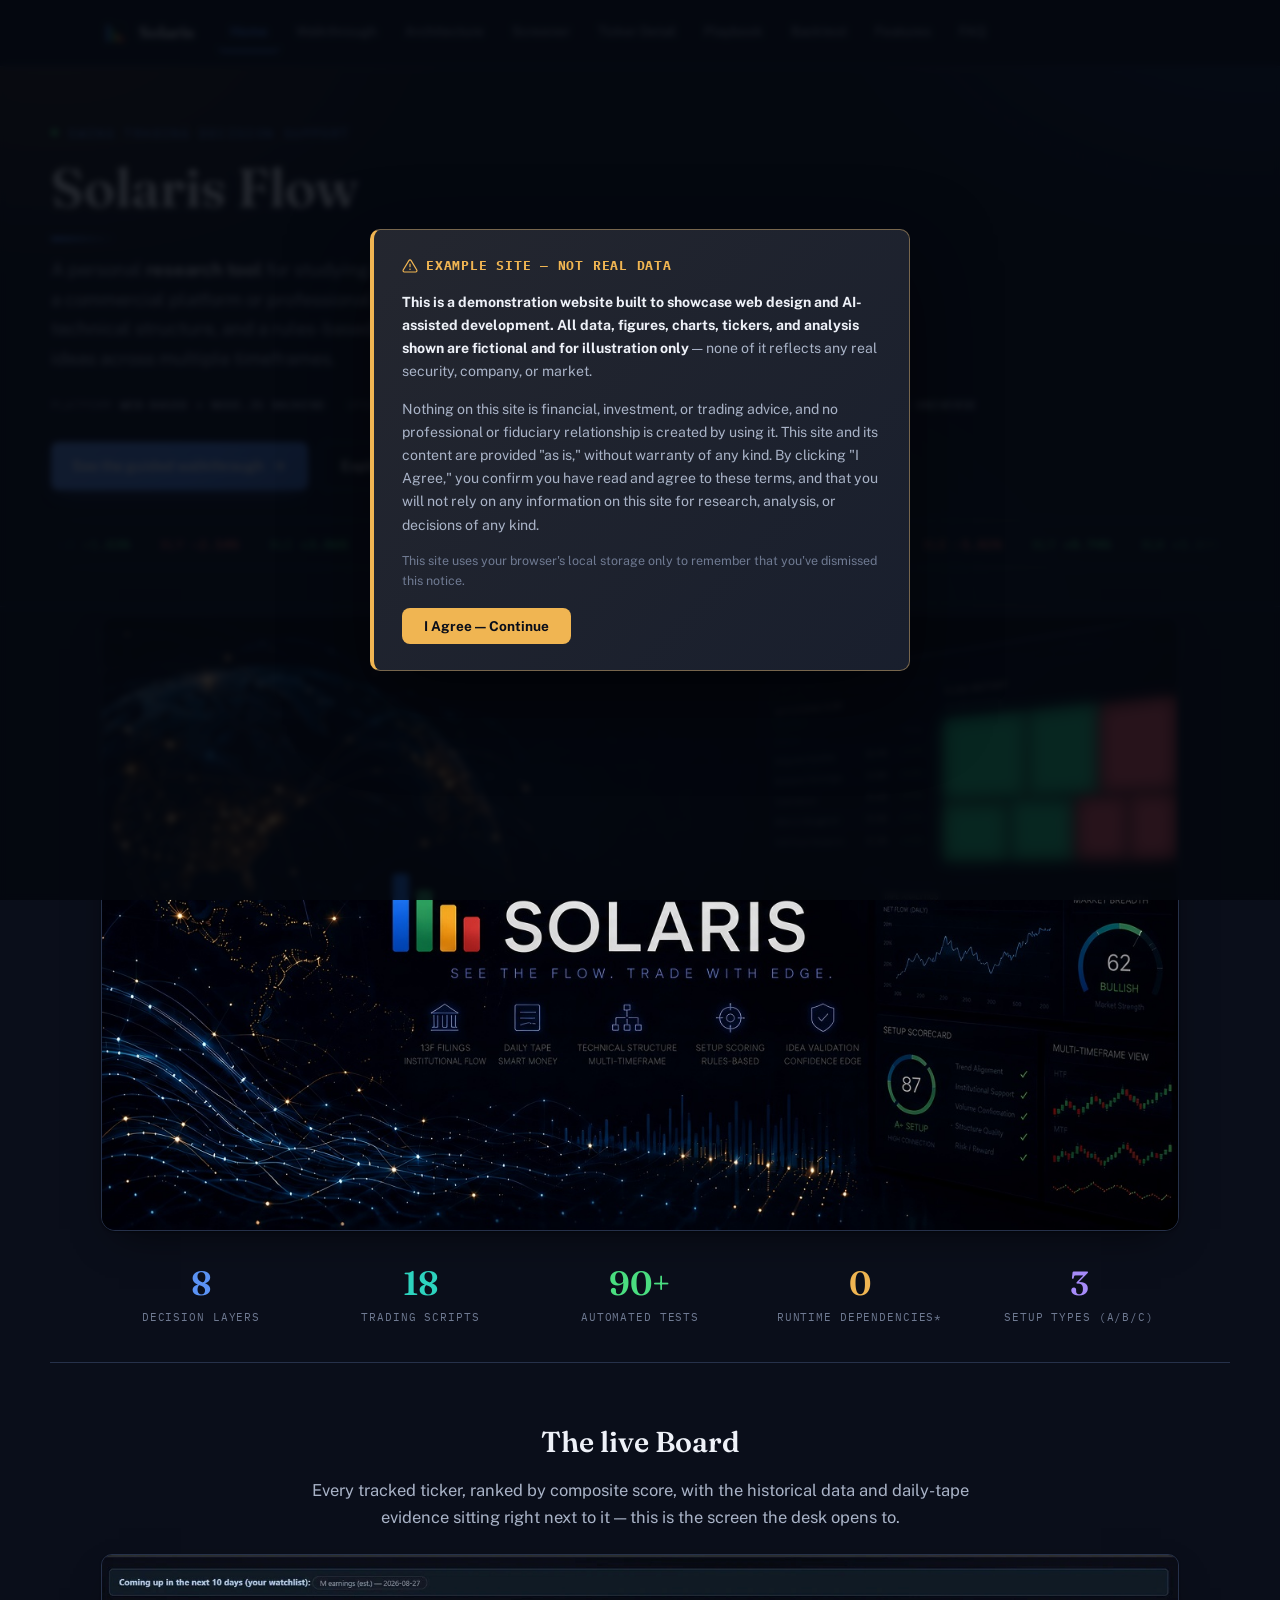
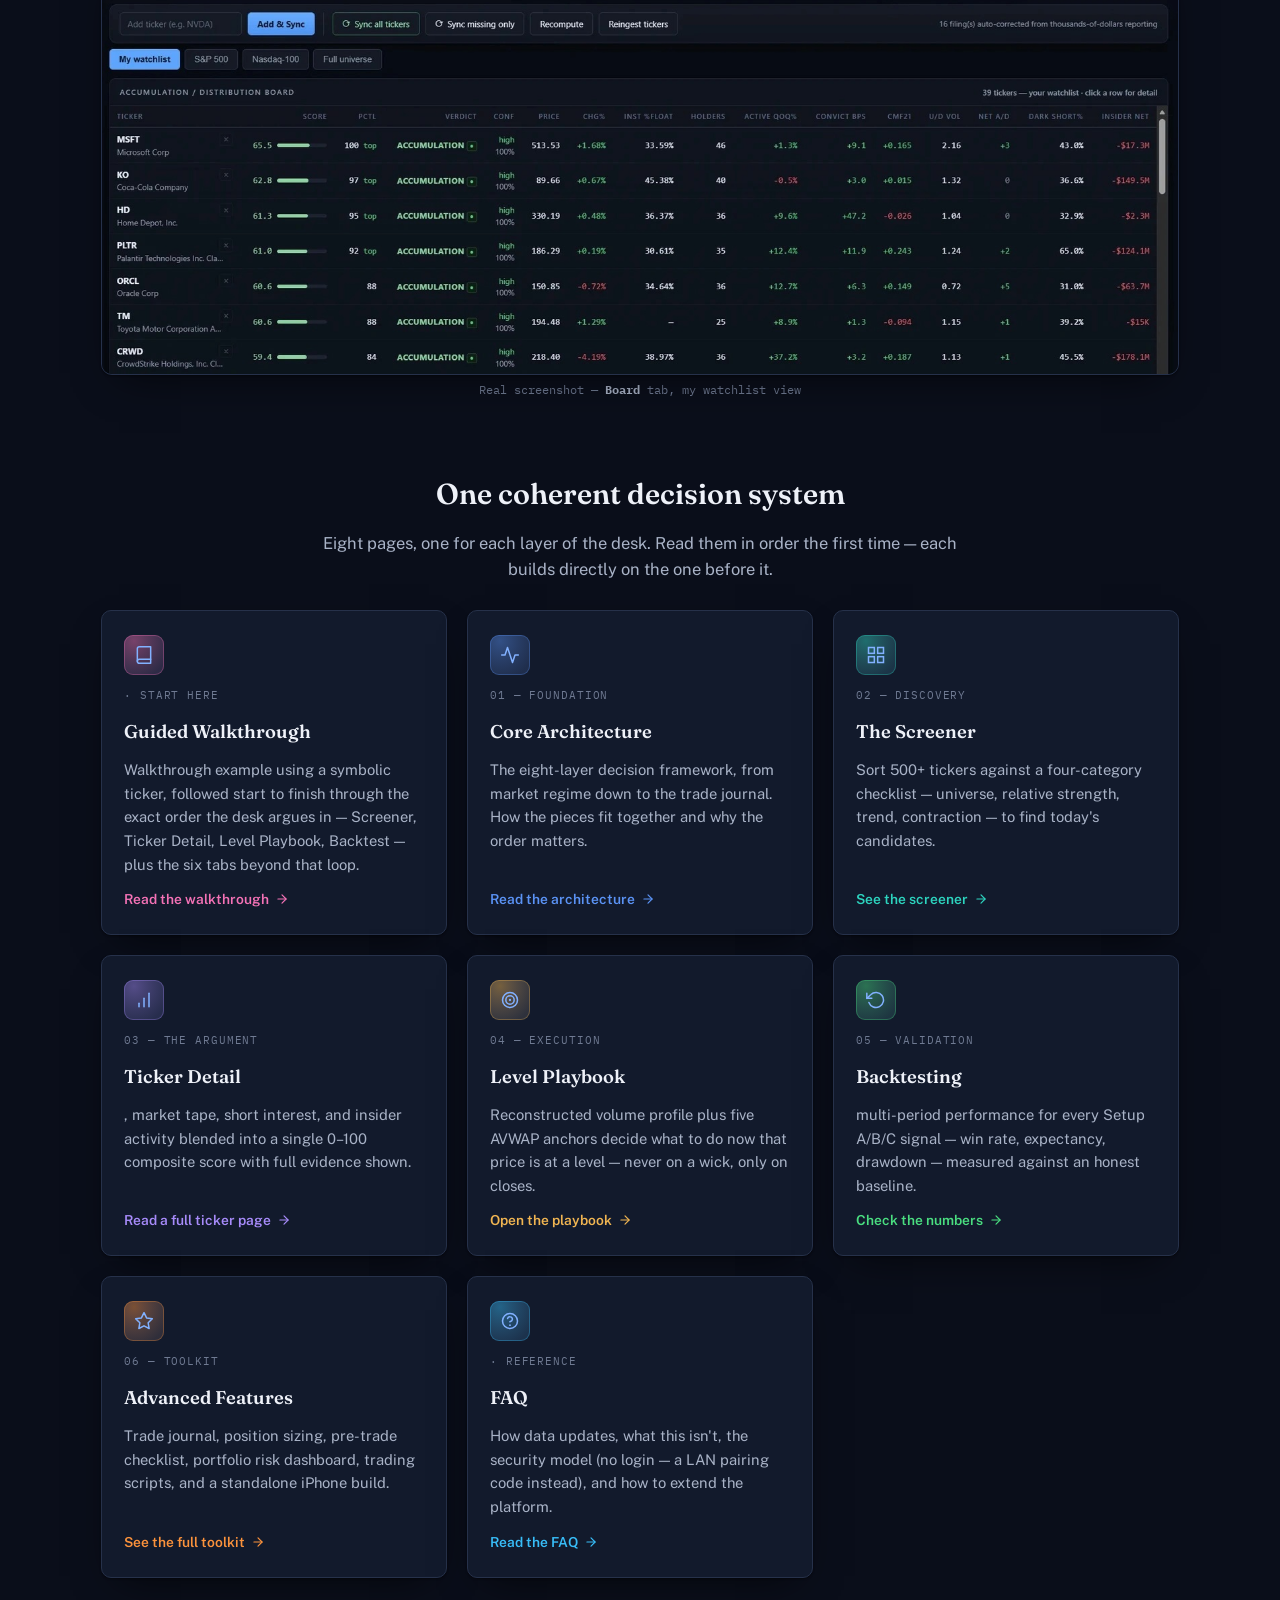
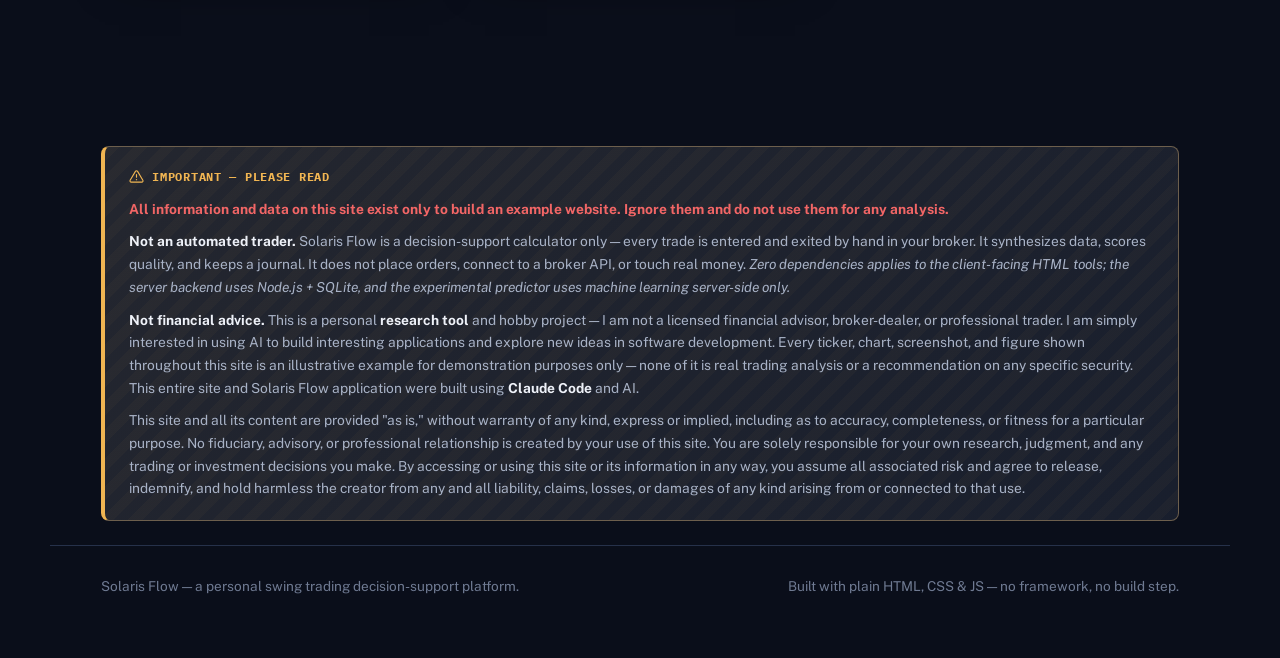
<file: index.html>
<!doctype html>
<html lang="en">
<head>
<meta charset="UTF-8">
<meta name="viewport" content="width=device-width, initial-scale=1">
<title>Solaris Flow — A Personal Trading Research Tool</title>
<meta name="description" content="A personal research tool for studying institutional flow and swing-trading setups.  data, order flow analysis, technical structure, and performance analysis.">
<link rel="icon" type="image/png" href="assets/brand-icon.png">
<link rel="preconnect" href="https://fonts.googleapis.com">
<link rel="preconnect" href="https://fonts.gstatic.com" crossorigin>
<link href="https://fonts.googleapis.com/css2?family=Fraunces:opsz,wght@9..144,400;9..144,500;9..144,600;9..144,700&family=Public+Sans:wght@400;500;600;700&family=IBM+Plex+Mono:wght@400;500;600&display=swap" rel="stylesheet">
<link rel="stylesheet" href="assets/style.css">
</head>
<body>
<div id="site-disclaimer-modal" class="disclaimer-modal" role="dialog" aria-modal="true" aria-labelledby="dm-title" hidden>
  <div class="disclaimer-box">
    <div class="dm-title" id="dm-title"><svg><use href="#i-alert-triangle"/></svg>Example Site — Not Real Data</div>
    <p><b>This is a demonstration website built to showcase web design and AI-assisted development. All data, figures, charts, tickers, and analysis shown are fictional and for illustration only</b> — none of it reflects any real security, company, or market.</p>
    <p>Nothing on this site is financial, investment, or trading advice, and no professional or fiduciary relationship is created by using it. This site and its content are provided "as is," without warranty of any kind. By clicking "I Agree," you confirm you have read and agree to these terms, and that you will not rely on any information on this site for research, analysis, or decisions of any kind.</p>
    <p style="font-size:.78rem; color:var(--ink-faint,#8a90a0);">This site uses your browser's local storage only to remember that you've dismissed this notice.</p>
    <button type="button" class="dm-btn" id="disclaimer-ack">I Agree — Continue</button>
  </div>
</div>


<svg style="position:absolute; width:0; height:0; overflow:hidden" aria-hidden="true">
  <defs>
    <symbol id="i-activity" viewBox="0 0 24 24"><polyline points="22 12 18 12 15 21 9 3 6 12 2 12" fill="none" stroke="currentColor" stroke-width="1.8" stroke-linecap="round" stroke-linejoin="round"/></symbol>
    <symbol id="i-filter" viewBox="0 0 24 24"><polygon points="22 3 2 3 10 12.46 10 19 14 21 14 12.46 22 3" fill="none" stroke="currentColor" stroke-width="1.8" stroke-linecap="round" stroke-linejoin="round"/></symbol>
    <symbol id="i-grid" viewBox="0 0 24 24"><rect x="3" y="3" width="7" height="7" fill="none" stroke="currentColor" stroke-width="1.8"/><rect x="14" y="3" width="7" height="7" fill="none" stroke="currentColor" stroke-width="1.8"/><rect x="14" y="14" width="7" height="7" fill="none" stroke="currentColor" stroke-width="1.8"/><rect x="3" y="14" width="7" height="7" fill="none" stroke="currentColor" stroke-width="1.8"/></symbol>
    <symbol id="i-target" viewBox="0 0 24 24"><circle cx="12" cy="12" r="9" fill="none" stroke="currentColor" stroke-width="1.8"/><circle cx="12" cy="12" r="5" fill="none" stroke="currentColor" stroke-width="1.8"/><circle cx="12" cy="12" r="1.4" fill="currentColor" stroke="none"/></symbol>
    <symbol id="i-clock" viewBox="0 0 24 24"><circle cx="12" cy="12" r="9" fill="none" stroke="currentColor" stroke-width="1.8"/><polyline points="12 7 12 12 15.5 14" fill="none" stroke="currentColor" stroke-width="1.8" stroke-linecap="round" stroke-linejoin="round"/></symbol>
    <symbol id="i-rotate-ccw" viewBox="0 0 24 24"><polyline points="1 4 1 10 7 10" fill="none" stroke="currentColor" stroke-width="1.8" stroke-linecap="round" stroke-linejoin="round"/><path d="M3.51 15a9 9 0 1 0 2.13-9.36L1 10" fill="none" stroke="currentColor" stroke-width="1.8" stroke-linecap="round" stroke-linejoin="round"/></symbol>
    <symbol id="i-star" viewBox="0 0 24 24"><polygon points="12 2 15.09 8.26 22 9.27 17 14.14 18.18 21.02 12 17.77 5.82 21.02 7 14.14 2 9.27 8.91 8.26 12 2" fill="none" stroke="currentColor" stroke-width="1.8" stroke-linejoin="round"/></symbol>
    <symbol id="i-help-circle" viewBox="0 0 24 24"><circle cx="12" cy="12" r="9" fill="none" stroke="currentColor" stroke-width="1.8"/><path d="M9.09 9a3 3 0 0 1 5.83 1c0 2-3 3-3 3" fill="none" stroke="currentColor" stroke-width="1.8" stroke-linecap="round"/><line x1="12" y1="17" x2="12.01" y2="17" stroke="currentColor" stroke-width="2.2" stroke-linecap="round"/></symbol>
    <symbol id="i-bar-chart" viewBox="0 0 24 24"><line x1="12" y1="20" x2="12" y2="10" stroke="currentColor" stroke-width="1.8" stroke-linecap="round"/><line x1="18" y1="20" x2="18" y2="4" stroke="currentColor" stroke-width="1.8" stroke-linecap="round"/><line x1="6" y1="20" x2="6" y2="16" stroke="currentColor" stroke-width="1.8" stroke-linecap="round"/></symbol>
    <symbol id="i-github" viewBox="0 0 24 24"><path d="M9 19c-4.3 1.4-4.3-2.5-6-3m12 5v-3.5c0-1 .1-1.4-.5-2 2.8-.3 5.5-1.4 5.5-6a4.6 4.6 0 0 0-1.3-3.2 4.2 4.2 0 0 0-.1-3.2s-1.1-.3-3.5 1.3a12.3 12.3 0 0 0-6.2 0C6.5 2.8 5.4 3.1 5.4 3.1a4.2 4.2 0 0 0-.1 3.2A4.6 4.6 0 0 0 4 9.5c0 4.6 2.7 5.7 5.5 6-.6.6-.6 1.2-.5 2V21" fill="none" stroke="currentColor" stroke-width="1.6" stroke-linecap="round" stroke-linejoin="round"/></symbol>
    <symbol id="i-arrow-right" viewBox="0 0 24 24"><line x1="5" y1="12" x2="19" y2="12" stroke="currentColor" stroke-width="2" stroke-linecap="round"/><polyline points="12 5 19 12 12 19" fill="none" stroke="currentColor" stroke-width="2" stroke-linecap="round" stroke-linejoin="round"/></symbol>
    <symbol id="i-book" viewBox="0 0 24 24"><path d="M4 19.5A2.5 2.5 0 0 1 6.5 17H20" fill="none" stroke="currentColor" stroke-width="1.8" stroke-linecap="round" stroke-linejoin="round"/><path d="M6.5 2H20v20H6.5A2.5 2.5 0 0 1 4 19.5v-15A2.5 2.5 0 0 1 6.5 2z" fill="none" stroke="currentColor" stroke-width="1.8" stroke-linecap="round" stroke-linejoin="round"/></symbol>
    <symbol id="i-alert-triangle" viewBox="0 0 24 24"><path d="M10.29 3.86L1.82 18a2 2 0 0 0 1.71 3h16.94a2 2 0 0 0 1.71-3L13.71 3.86a2 2 0 0 0-3.42 0z" fill="none" stroke="currentColor" stroke-width="1.8" stroke-linecap="round" stroke-linejoin="round"/><line x1="12" y1="9" x2="12" y2="13" stroke="currentColor" stroke-width="1.8" stroke-linecap="round"/><line x1="12" y1="17" x2="12.01" y2="17" stroke="currentColor" stroke-width="2.2" stroke-linecap="round"/></symbol>
  </defs>
</svg>

<nav class="topnav">
  <div class="topnav-inner">
    <a href="index.html" class="topnav-brand">
      <span class="brand-mark"><img src="assets/brand-icon.png" alt=""></span>
      Solaris
    </a>
    <div class="topnav-links">
      <a href="index.html" class="active">Home</a>
      <a href="walkthrough.html">Walkthrough</a>
      <a href="architecture.html">Architecture</a>
      <a href="screener.html">Screener</a>
      <a href="ticker-detail.html">Ticker Detail</a>
      <a href="level-playbook.html">Playbook</a>
      <a href="backtesting.html">Backtest</a>
      <a href="features.html">Features</a>
      <a href="faq.html">FAQ</a>
    </div>
  </div>
</nav>

<header class="masthead">
  <div class="masthead-inner">
    <div class="kicker">Swing Trading Decision Support</div>
    <h1 class="title">Solaris Flow</h1>
    <div class="title-underline"></div>
    <p class="dek">
      A personal <b>research tool</b> for studying institutional flow and swing-trading setups — not a commercial platform or professional service. Integrates  data, order flow analysis, technical structure, and a rules-based system to score setup quality and explore trade ideas across multiple timeframes.
    </p>
    <div class="meta-row">
      <span>Platform <b>Web-based + Node.js backend</b></span>
      <span>Update frequency <b>Daily with real-time analysis</b></span>
      <span>Coverage <b>Full US equities universe</b></span>
    </div>

    <div class="hero-ctas">
      <a href="walkthrough.html" class="btn btn-primary">See the guided walkthrough <svg viewBox="0 0 24 24"><line x1="5" y1="12" x2="19" y2="12" stroke="currentColor" stroke-width="2" stroke-linecap="round"/><polyline points="12 5 19 12 12 19" fill="none" stroke="currentColor" stroke-width="2" stroke-linecap="round" stroke-linejoin="round"/></svg></a>
      <a href="architecture.html" class="btn btn-ghost">Explore the architecture</a>
    </div>

    <div class="ticker-marquee">
      <div class="ticker-track">
        <span class="tick up">XLK <b>+1.83%</b></span>
        <span class="tick down">XLY <b>−2.14%</b></span>
        <span class="tick up">XLC <b>+3.06%</b></span>
        <span class="tick down">XLV <b>−0.42%</b></span>
        <span class="tick up">XLK <b>+0.91%</b></span>
        <span class="tick up">XLV <b>+2.27%</b></span>
        <span class="tick down">XLF <b>−0.68%</b></span>
        <span class="tick up">XLK <b>+1.55%</b></span>
        <span class="tick down">XLE <b>−1.02%</b></span>
        <span class="tick up">XLY <b>+0.74%</b></span>
        <span class="tick up">XLK <b>+1.83%</b></span>
        <span class="tick down">XLY <b>−2.14%</b></span>
        <span class="tick up">XLC <b>+3.06%</b></span>
        <span class="tick down">XLV <b>−0.42%</b></span>
        <span class="tick up">XLK <b>+0.91%</b></span>
        <span class="tick up">XLV <b>+2.27%</b></span>
        <span class="tick down">XLF <b>−0.68%</b></span>
        <span class="tick up">XLK <b>+1.55%</b></span>
        <span class="tick down">XLE <b>−1.02%</b></span>
        <span class="tick up">XLY <b>+0.74%</b></span>
      </div>
    </div>
  </div>
</header>

<div class="hero-banner">
  <div class="hero-banner-frame">
    <img src="assets/hero-banner.jpg" alt="Solaris Flow Analyzer — institutional flow, sector heatmap, tape analytics, setup scorecard, and multi-timeframe views" loading="eager">
    <div class="hb-overlay">
      <svg class="hb-globe-lines" viewBox="0 0 1344 768" preserveAspectRatio="none">
        <defs>
          <linearGradient id="hbRayFadeGrad" x1="0" y1="0" x2="1" y2="0">
            <stop offset="0%" stop-color="#fff" stop-opacity="0" />
            <stop offset="12%" stop-color="#fff" stop-opacity="1" />
            <stop offset="78%" stop-color="#fff" stop-opacity="1" />
            <stop offset="100%" stop-color="#fff" stop-opacity="0" />
          </linearGradient>
          <mask id="hbRayFade" maskUnits="objectBoundingBox" maskContentUnits="objectBoundingBox" x="0" y="0" width="1" height="1">
            <rect x="0" y="0" width="1" height="1" fill="url(#hbRayFadeGrad)" />
          </mask>
        </defs>
        <path class="hb-globe-line" mask="url(#hbRayFade)" d="M240,230 C400,55 650,55 810,150" style="animation-delay:0s" />
        <path class="hb-globe-line" mask="url(#hbRayFade)" d="M240,230 C450,185 660,190 910,260" style="animation-delay:1.33s" />
        <path class="hb-globe-line" mask="url(#hbRayFade)" d="M240,230 C420,20 600,10 780,60" style="animation-delay:2.66s" />
        <path class="hb-globe-line" mask="url(#hbRayFade)" d="M240,230 C500,140 750,150 980,220" style="animation-delay:4s" />
        <path class="hb-globe-line" mask="url(#hbRayFade)" d="M240,230 C380,170 560,150 760,180" style="animation-delay:5.33s" />
        <path class="hb-globe-line" mask="url(#hbRayFade)" d="M240,230 C330,120 470,70 640,90" style="animation-delay:6.66s" />
      </svg>
      <!-- Sector Allocation Treemap - Soft Fading Glow -->
      <svg class="hb-treemap" viewBox="0 0 1344 768" preserveAspectRatio="none" style="position:absolute; top:0; left:0; width:100%; height:100%; pointer-events:none;">
        <defs>
          <filter id="hbSectorGlow" x="-50%" y="-50%" width="200%" height="200%">
            <feGaussianBlur stdDeviation="10"/>
          </filter>
          <style>
            @keyframes hbSectorFadePulse {
              0%, 100% { opacity: 0.12; }
              50% { opacity: 0.4; }
            }
            .hb-sector-glow { animation: hbSectorFadePulse 4s ease-in-out infinite; filter: url(#hbSectorGlow); stroke: none; }
          </style>
        </defs>
        <!-- Technology Box -->
        <polygon class="hb-sector-glow" points="1052,131 1154,121 1154,225 1052,229" fill="#22e08f" style="animation-delay:0s"/>
        <!-- Financials Box -->
        <polygon class="hb-sector-glow" points="1157,121 1245,110 1245,221 1157,225" fill="#22e08f" style="animation-delay:.3s"/>
        <!-- Healthcare Box -->
        <polygon class="hb-sector-glow" points="1248,114 1341,102 1341,216 1248,220" fill="#ff5f6d" style="animation-delay:.6s"/>
        <!-- Consumer Discretionary Box -->
        <polygon class="hb-sector-glow" points="1052,236 1131,235 1131,304 1052,305" fill="#22e08f" style="animation-delay:.9s"/>
        <!-- Industrials Box -->
        <polygon class="hb-sector-glow" points="1135,230 1214,230 1214,303 1135,304" fill="#22e08f" style="animation-delay:1.2s"/>
        <!-- Energy Box -->
        <polygon class="hb-sector-glow" points="1218,228 1281,225 1281,303 1218,303" fill="#ff5f6d" style="animation-delay:1.5s"/>
        <!-- Other Box -->
        <polygon class="hb-sector-glow" points="1284,224 1341,223 1341,301 1284,303" fill="#ff5f6d" style="animation-delay:1.8s"/>
      </svg>
      <div class="hb-solaris-glow"><span style="animation-delay:0s">S</span><span style="animation-delay:.18s">O</span><span style="animation-delay:.36s">L</span><span style="animation-delay:.54s">A</span><span style="animation-delay:.72s">R</span><span style="animation-delay:.9s">I</span><span style="animation-delay:1.08s">S</span></div>
      <div class="hb-metric hb-metric-1">62</div>
      <div class="hb-metric hb-metric-2">87</div>
      <div class="hb-bar hb-bar-1"></div>
      <div class="hb-bar hb-bar-2"></div>
      <div class="hb-bar hb-bar-3"></div>
      <div class="hb-bar hb-bar-4"></div>
    </div>
  </div>
</div>

<div class="stat-strip">
  <div class="strip-item ic-blue"><div class="strip-num">8</div><div class="strip-label">Decision Layers</div></div>
  <div class="strip-item ic-teal"><div class="strip-num">18</div><div class="strip-label">Trading Scripts</div></div>
  <div class="strip-item ic-green"><div class="strip-num">90+</div><div class="strip-label">Automated Tests</div></div>
  <div class="strip-item ic-amber"><div class="strip-num">0</div><div class="strip-label">Runtime Dependencies*</div></div>
  <div class="strip-item ic-purple"><div class="strip-num">3</div><div class="strip-label">Setup Types (A/B/C)</div></div>
</div>

<div class="wide-shell">
  <section class="stage" style="margin-top:48px;">
    <div style="text-align:center; max-width:680px; margin:0 auto 8px;">
      <h2 style="font-size:1.8rem;">The live Board</h2>
      <p class="lede" style="margin:12px auto 0; text-align:center;">Every tracked ticker, ranked by composite score, with the historical data and daily-tape evidence sitting right next to it — this is the screen the desk opens to.</p>
    </div>

    <div class="shot-frame reveal" style="margin-top:24px;">
      <img src="assets/screens/board.jpg" alt="Solaris Flow Board tab — accumulation/distribution ranking across the watchlist with score, verdict, confidence, institutional float, dark short %, and insider net columns" loading="lazy">
    </div>
    <p class="shot-caption">Real screenshot — <b>Board</b> tab, my watchlist view</p>
  </section>

  <section class="stage">
    <div style="text-align:center; max-width:640px; margin:0 auto 8px;">
      <h2 style="font-size:1.8rem;">One coherent decision system</h2>
      <p class="lede" style="margin:12px auto 0; text-align:center;">Eight pages, one for each layer of the desk. Read them in order the first time — each builds directly on the one before it.</p>
    </div>

    <div class="nav-card-grid">
      <a href="walkthrough.html" class="nav-card reveal ic-pink">
        <div class="nc-icon"><svg><use href="#i-book"/></svg></div>
        <div class="nc-num">· START HERE</div>
        <h3>Guided Walkthrough</h3>
        <p>Walkthrough example using a symbolic ticker, followed start to finish through the exact order the desk argues in — Screener, Ticker Detail, Level Playbook, Backtest — plus the six tabs beyond that loop.</p>
        <span class="nc-link">Read the walkthrough <svg><use href="#i-arrow-right"/></svg></span>
      </a>
      <a href="architecture.html" class="nav-card reveal ic-blue">
        <div class="nc-icon"><svg><use href="#i-activity"/></svg></div>
        <div class="nc-num">01 — FOUNDATION</div>
        <h3>Core Architecture</h3>
        <p>The eight-layer decision framework, from market regime down to the trade journal. How the pieces fit together and why the order matters.</p>
        <span class="nc-link">Read the architecture <svg><use href="#i-arrow-right"/></svg></span>
      </a>
      <a href="screener.html" class="nav-card reveal ic-teal">
        <div class="nc-icon"><svg><use href="#i-grid"/></svg></div>
        <div class="nc-num">02 — DISCOVERY</div>
        <h3>The Screener</h3>
        <p>Sort 500+ tickers against a four-category checklist — universe, relative strength, trend, contraction — to find today's candidates.</p>
        <span class="nc-link">See the screener <svg><use href="#i-arrow-right"/></svg></span>
      </a>
      <a href="ticker-detail.html" class="nav-card reveal ic-purple">
        <div class="nc-icon"><svg><use href="#i-bar-chart"/></svg></div>
        <div class="nc-num">03 — THE ARGUMENT</div>
        <h3>Ticker Detail</h3>
        <p>, market tape, short interest, and insider activity blended into a single 0–100 composite score with full evidence shown.</p>
        <span class="nc-link">Read a full ticker page <svg><use href="#i-arrow-right"/></svg></span>
      </a>
      <a href="level-playbook.html" class="nav-card reveal ic-amber">
        <div class="nc-icon"><svg><use href="#i-target"/></svg></div>
        <div class="nc-num">04 — EXECUTION</div>
        <h3>Level Playbook</h3>
        <p>Reconstructed volume profile plus five AVWAP anchors decide what to do now that price is at a level — never on a wick, only on closes.</p>
        <span class="nc-link">Open the playbook <svg><use href="#i-arrow-right"/></svg></span>
      </a>
      <a href="backtesting.html" class="nav-card reveal ic-green">
        <div class="nc-icon"><svg><use href="#i-rotate-ccw"/></svg></div>
        <div class="nc-num">05 — VALIDATION</div>
        <h3>Backtesting</h3>
        <p>multi-period performance for every Setup A/B/C signal — win rate, expectancy, drawdown — measured against an honest baseline.</p>
        <span class="nc-link">Check the numbers <svg><use href="#i-arrow-right"/></svg></span>
      </a>
      <a href="features.html" class="nav-card reveal ic-orange">
        <div class="nc-icon"><svg><use href="#i-star"/></svg></div>
        <div class="nc-num">06 — TOOLKIT</div>
        <h3>Advanced Features</h3>
        <p>Trade journal, position sizing, pre-trade checklist, portfolio risk dashboard, trading scripts, and a standalone iPhone build.</p>
        <span class="nc-link">See the full toolkit <svg><use href="#i-arrow-right"/></svg></span>
      </a>
      <a href="faq.html" class="nav-card reveal ic-cyan">
        <div class="nc-icon"><svg><use href="#i-help-circle"/></svg></div>
        <div class="nc-num">· REFERENCE</div>
        <h3>FAQ</h3>
        <p>How data updates, what this isn't, the security model (no login — a LAN pairing code instead), and how to extend the platform.</p>
        <span class="nc-link">Read the FAQ <svg><use href="#i-arrow-right"/></svg></span>
      </a>
    </div>
  </section>
</div>

<div class="legal-notice">
  <div class="legal-notice-box">
    <div class="legal-notice-inner">
      <div class="ln-title"><svg><use href="#i-alert-triangle"/></svg>Important — Please Read</div>
      <p><b style="color:#f26666;">All information and data on this site exist only to build an example website. Ignore them and do not use them for any analysis.</b></p>
      <p><b>Not an automated trader.</b> Solaris Flow is a decision-support calculator only — every trade is entered and exited by hand in your broker. It synthesizes data, scores quality, and keeps a journal. It does not place orders, connect to a broker API, or touch real money. <i>Zero dependencies applies to the client-facing HTML tools; the server backend uses Node.js + SQLite, and the experimental predictor uses machine learning server-side only.</i></p>
      <p><b>Not financial advice.</b> This is a personal <b>research tool</b> and hobby project — I am not a licensed financial advisor, broker-dealer, or professional trader. I am simply interested in using AI to build interesting applications and explore new ideas in software development. Every ticker, chart, screenshot, and figure shown throughout this site is an illustrative example for demonstration purposes only — none of it is real trading analysis or a recommendation on any specific security. This entire site and Solaris Flow application were built using <b>Claude Code</b> and AI.</p><p style="margin-top:10px;">This site and all its content are provided "as is," without warranty of any kind, express or implied, including as to accuracy, completeness, or fitness for a particular purpose. No fiduciary, advisory, or professional relationship is created by your use of this site. You are solely responsible for your own research, judgment, and any trading or investment decisions you make. By accessing or using this site or its information in any way, you assume all associated risk and agree to release, indemnify, and hold harmless the creator from any and all liability, claims, losses, or damages of any kind arising from or connected to that use.</p>
    </div>
  </div>
</div>

<footer class="site-footer">
  <span>Solaris Flow — a personal swing trading decision-support platform.</span>
  <span>Built with plain HTML, CSS &amp; JS — no framework, no build step.</span>
</footer>

<script src="assets/site.js"></script>
</body>
</html>
</file>
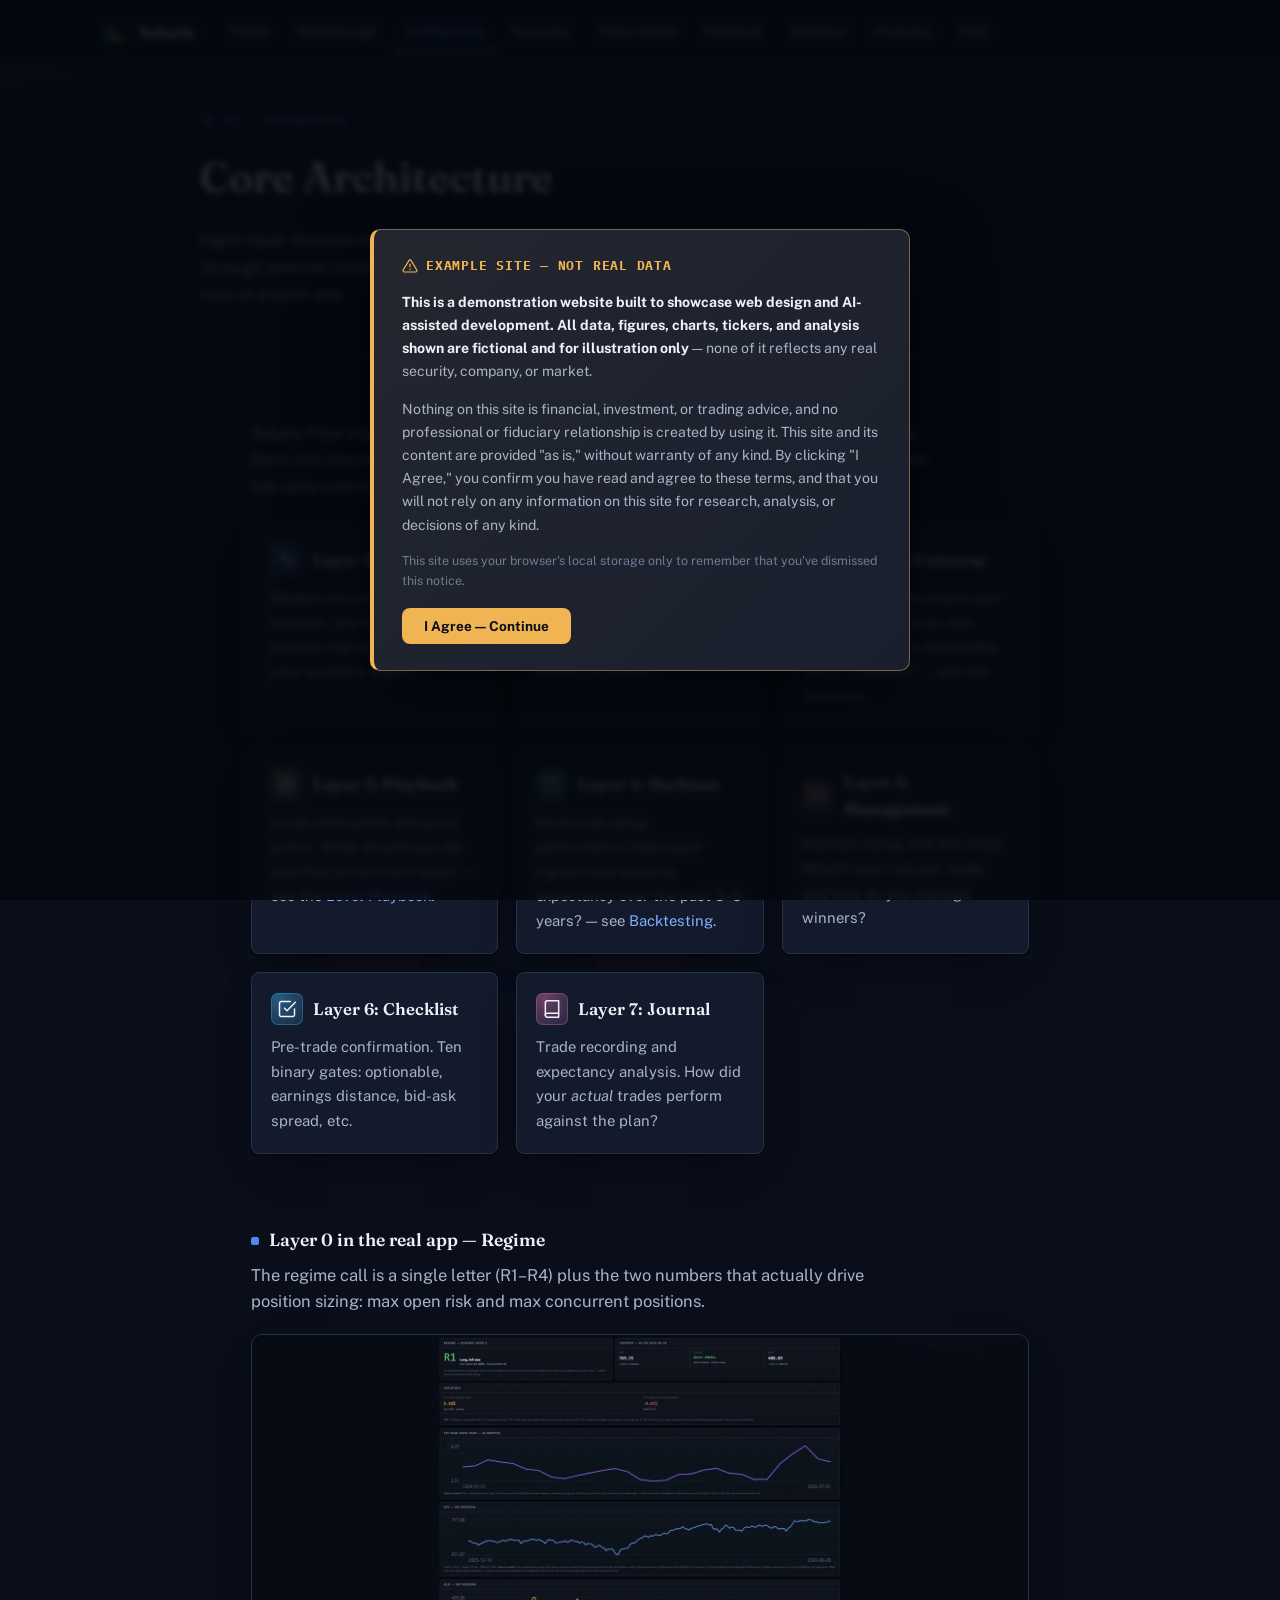
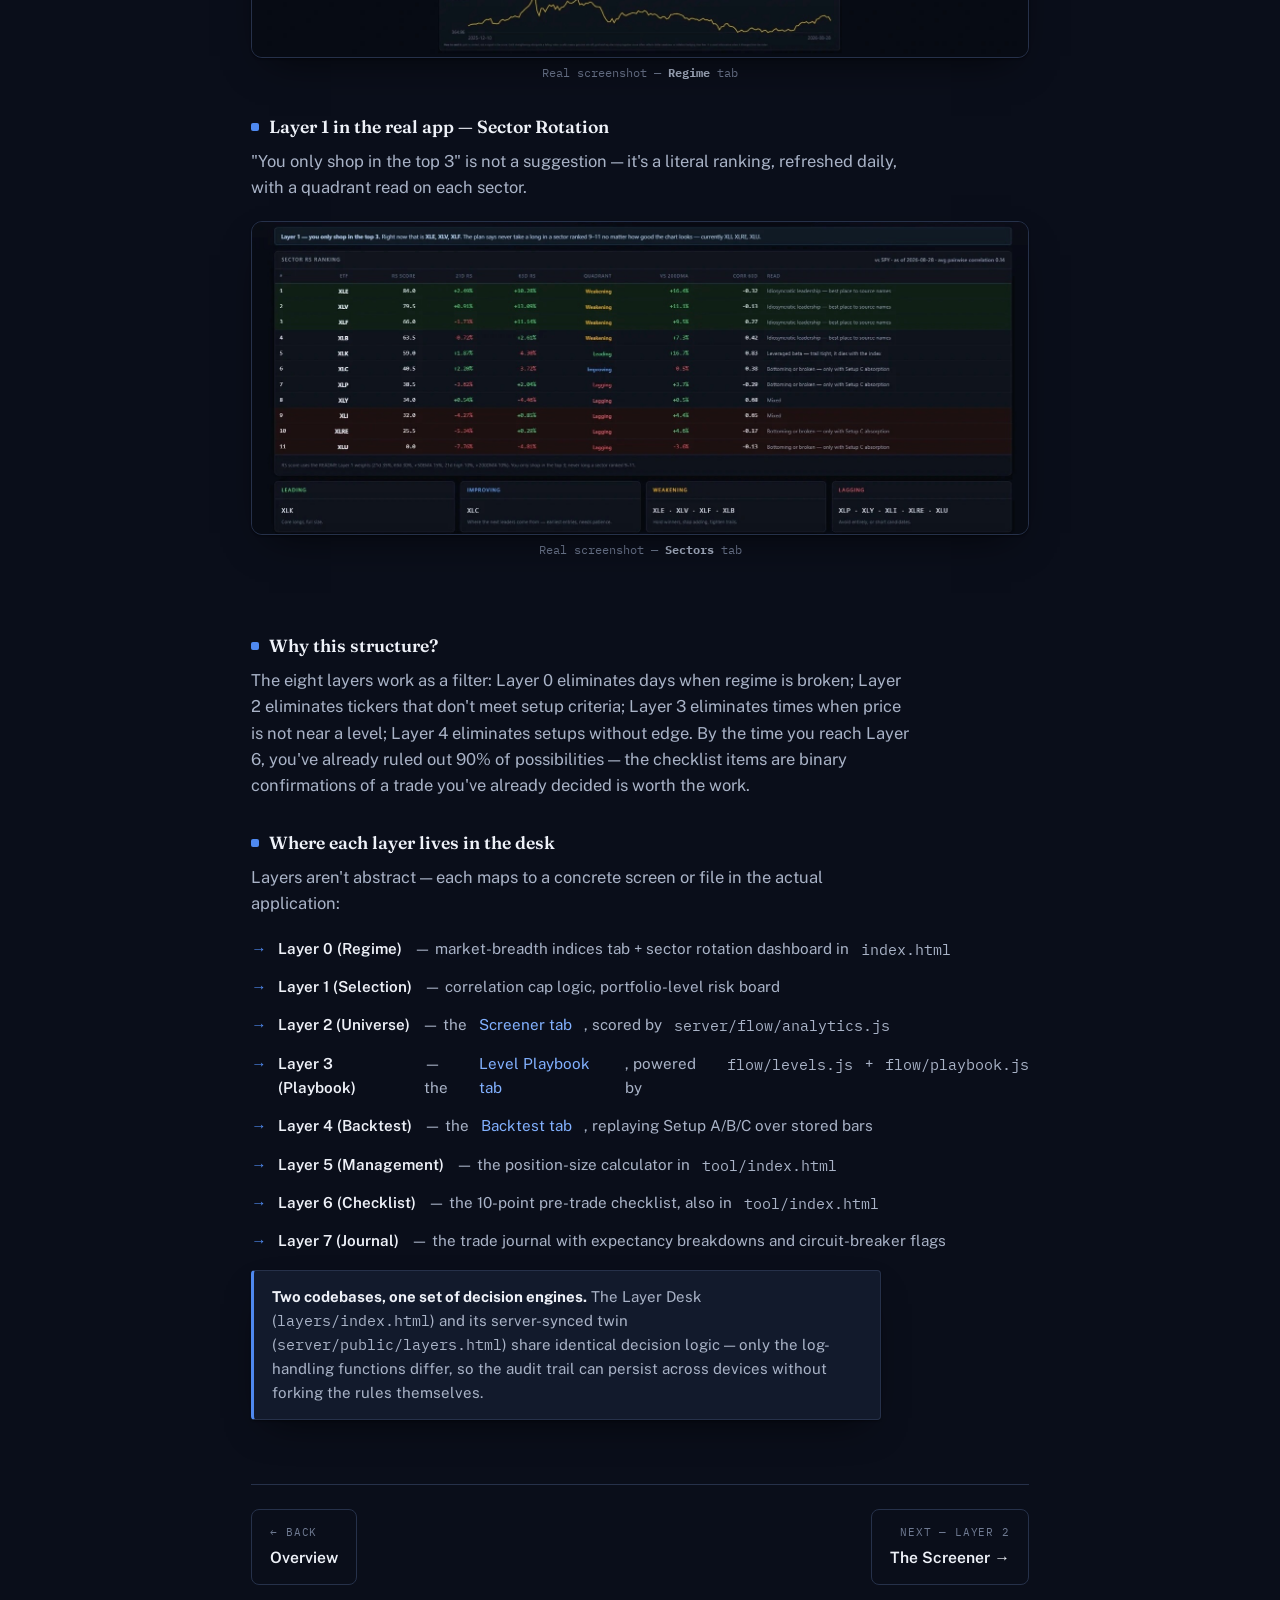
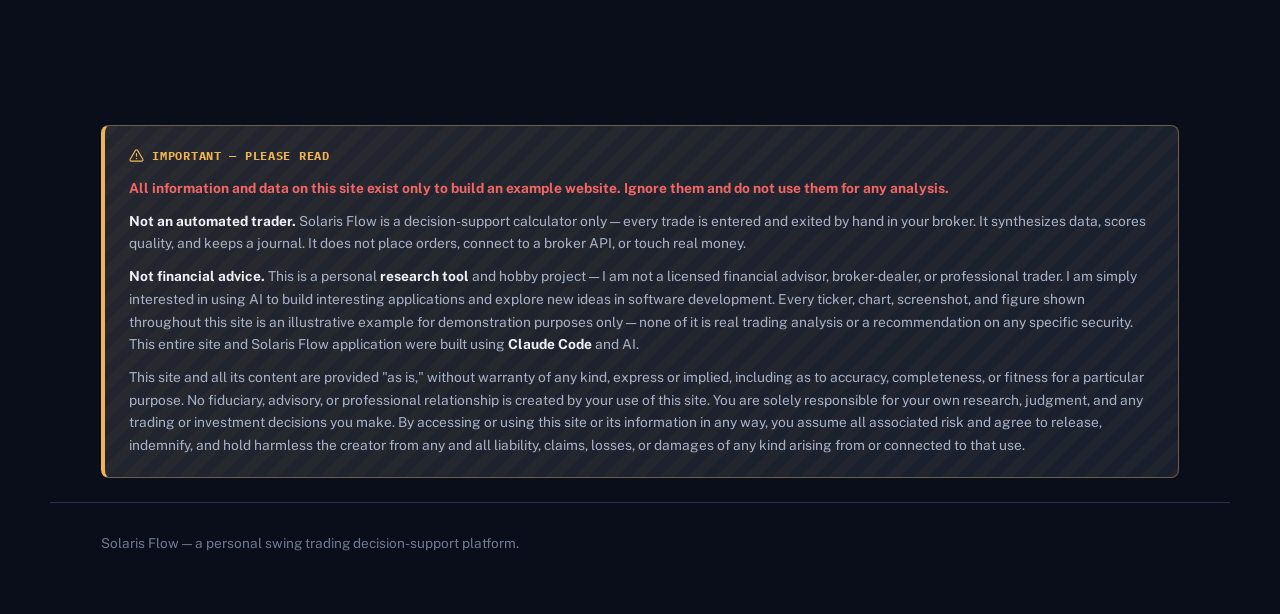
<file: architecture.html>
<!doctype html>
<html lang="en">
<head>
<meta charset="UTF-8">
<meta name="viewport" content="width=device-width, initial-scale=1">
<title>Core Architecture — Solaris</title>
<meta name="description" content="The eight-layer decision framework behind Solaris Flow, from market regime through the trade journal.">
<link rel="icon" type="image/png" href="assets/brand-icon.png">
<link rel="preconnect" href="https://fonts.googleapis.com">
<link rel="preconnect" href="https://fonts.gstatic.com" crossorigin>
<link href="https://fonts.googleapis.com/css2?family=Fraunces:opsz,wght@9..144,400;9..144,500;9..144,600;9..144,700&family=Public+Sans:wght@400;500;600;700&family=IBM+Plex+Mono:wght@400;500;600&display=swap" rel="stylesheet">
<link rel="stylesheet" href="assets/style.css">
</head>
<body>
<div id="site-disclaimer-modal" class="disclaimer-modal" role="dialog" aria-modal="true" aria-labelledby="dm-title" hidden>
  <div class="disclaimer-box">
    <div class="dm-title" id="dm-title"><svg><use href="#i-alert-triangle"/></svg>Example Site — Not Real Data</div>
    <p><b>This is a demonstration website built to showcase web design and AI-assisted development. All data, figures, charts, tickers, and analysis shown are fictional and for illustration only</b> — none of it reflects any real security, company, or market.</p>
    <p>Nothing on this site is financial, investment, or trading advice, and no professional or fiduciary relationship is created by using it. This site and its content are provided "as is," without warranty of any kind. By clicking "I Agree," you confirm you have read and agree to these terms, and that you will not rely on any information on this site for research, analysis, or decisions of any kind.</p>
    <p style="font-size:.78rem; color:var(--ink-faint,#8a90a0);">This site uses your browser's local storage only to remember that you've dismissed this notice.</p>
    <button type="button" class="dm-btn" id="disclaimer-ack">I Agree — Continue</button>
  </div>
</div>


<svg style="position:absolute; width:0; height:0; overflow:hidden" aria-hidden="true">
  <defs>
    <symbol id="i-activity" viewBox="0 0 24 24"><polyline points="22 12 18 12 15 21 9 3 6 12 2 12" fill="none" stroke="currentColor" stroke-width="1.8" stroke-linecap="round" stroke-linejoin="round"/></symbol>
    <symbol id="i-filter" viewBox="0 0 24 24"><polygon points="22 3 2 3 10 12.46 10 19 14 21 14 12.46 22 3" fill="none" stroke="currentColor" stroke-width="1.8" stroke-linecap="round" stroke-linejoin="round"/></symbol>
    <symbol id="i-grid" viewBox="0 0 24 24"><rect x="3" y="3" width="7" height="7" fill="none" stroke="currentColor" stroke-width="1.8"/><rect x="14" y="3" width="7" height="7" fill="none" stroke="currentColor" stroke-width="1.8"/><rect x="14" y="14" width="7" height="7" fill="none" stroke="currentColor" stroke-width="1.8"/><rect x="3" y="14" width="7" height="7" fill="none" stroke="currentColor" stroke-width="1.8"/></symbol>
    <symbol id="i-target" viewBox="0 0 24 24"><circle cx="12" cy="12" r="9" fill="none" stroke="currentColor" stroke-width="1.8"/><circle cx="12" cy="12" r="5" fill="none" stroke="currentColor" stroke-width="1.8"/><circle cx="12" cy="12" r="1.4" fill="currentColor" stroke="none"/></symbol>
    <symbol id="i-clock" viewBox="0 0 24 24"><circle cx="12" cy="12" r="9" fill="none" stroke="currentColor" stroke-width="1.8"/><polyline points="12 7 12 12 15.5 14" fill="none" stroke="currentColor" stroke-width="1.8" stroke-linecap="round" stroke-linejoin="round"/></symbol>
    <symbol id="i-sliders" viewBox="0 0 24 24"><line x1="4" y1="21" x2="4" y2="14" stroke="currentColor" stroke-width="1.8" stroke-linecap="round"/><line x1="4" y1="10" x2="4" y2="3" stroke="currentColor" stroke-width="1.8" stroke-linecap="round"/><line x1="12" y1="21" x2="12" y2="12" stroke="currentColor" stroke-width="1.8" stroke-linecap="round"/><line x1="12" y1="8" x2="12" y2="3" stroke="currentColor" stroke-width="1.8" stroke-linecap="round"/><line x1="20" y1="21" x2="20" y2="16" stroke="currentColor" stroke-width="1.8" stroke-linecap="round"/><line x1="20" y1="12" x2="20" y2="3" stroke="currentColor" stroke-width="1.8" stroke-linecap="round"/><line x1="1" y1="14" x2="7" y2="14" stroke="currentColor" stroke-width="1.8" stroke-linecap="round"/><line x1="9" y1="8" x2="15" y2="8" stroke="currentColor" stroke-width="1.8" stroke-linecap="round"/><line x1="17" y1="16" x2="23" y2="16" stroke="currentColor" stroke-width="1.8" stroke-linecap="round"/></symbol>
    <symbol id="i-check-square" viewBox="0 0 24 24"><polyline points="9 11 12 14 22 4" fill="none" stroke="currentColor" stroke-width="1.8" stroke-linecap="round" stroke-linejoin="round"/><path d="M21 12v7a2 2 0 0 1-2 2H5a2 2 0 0 1-2-2V5a2 2 0 0 1 2-2h11" fill="none" stroke="currentColor" stroke-width="1.8" stroke-linecap="round" stroke-linejoin="round"/></symbol>
    <symbol id="i-book" viewBox="0 0 24 24"><path d="M4 19.5A2.5 2.5 0 0 1 6.5 17H20" fill="none" stroke="currentColor" stroke-width="1.8" stroke-linecap="round" stroke-linejoin="round"/><path d="M6.5 2H20v20H6.5A2.5 2.5 0 0 1 4 19.5v-15A2.5 2.5 0 0 1 6.5 2z" fill="none" stroke="currentColor" stroke-width="1.8" stroke-linecap="round" stroke-linejoin="round"/></symbol>
    <symbol id="i-github" viewBox="0 0 24 24"><path d="M9 19c-4.3 1.4-4.3-2.5-6-3m12 5v-3.5c0-1 .1-1.4-.5-2 2.8-.3 5.5-1.4 5.5-6a4.6 4.6 0 0 0-1.3-3.2 4.2 4.2 0 0 0-.1-3.2s-1.1-.3-3.5 1.3a12.3 12.3 0 0 0-6.2 0C6.5 2.8 5.4 3.1 5.4 3.1a4.2 4.2 0 0 0-.1 3.2A4.6 4.6 0 0 0 4 9.5c0 4.6 2.7 5.7 5.5 6-.6.6-.6 1.2-.5 2V21" fill="none" stroke="currentColor" stroke-width="1.6" stroke-linecap="round" stroke-linejoin="round"/></symbol>
    <symbol id="i-alert-triangle" viewBox="0 0 24 24"><path d="M10.29 3.86L1.82 18a2 2 0 0 0 1.71 3h16.94a2 2 0 0 0 1.71-3L13.71 3.86a2 2 0 0 0-3.42 0z" fill="none" stroke="currentColor" stroke-width="1.8" stroke-linecap="round" stroke-linejoin="round"/><line x1="12" y1="9" x2="12" y2="13" stroke="currentColor" stroke-width="1.8" stroke-linecap="round"/><line x1="12" y1="17" x2="12.01" y2="17" stroke="currentColor" stroke-width="2.2" stroke-linecap="round"/></symbol>
  </defs>
</svg>

<nav class="topnav">
  <div class="topnav-inner">
    <a href="index.html" class="topnav-brand">
      <span class="brand-mark"><img src="assets/brand-icon.png" alt=""></span>
      Solaris
    </a>
    <div class="topnav-links">
      <a href="index.html">Home</a>
      <a href="walkthrough.html">Walkthrough</a>
      <a href="architecture.html" class="active">Architecture</a>
      <a href="screener.html">Screener</a>
      <a href="ticker-detail.html">Ticker Detail</a>
      <a href="level-playbook.html">Playbook</a>
      <a href="backtesting.html">Backtest</a>
      <a href="features.html">Features</a>
      <a href="faq.html">FAQ</a>
    </div>
  </div>
</nav>

<header class="page-hero ic-blue">
  <div class="page-hero-inner">
    <div class="page-kicker"><svg><use href="#i-activity"/></svg>01 — Foundation</div>
    <h1>Core Architecture</h1>
    <p class="dek">Eight-layer decision framework. Each layer builds on the previous, from market regime through position-level mechanics — so a ticker that fails an early layer never wastes time in a later one.</p>
  </div>
</header>

<div class="page-shell">
  <section class="stage" id="overview">
    <p class="lede">
      Solaris Flow implements a <b>complete decision system</b> organized as eight discrete layers. Each one answers a specific question, in order, so traders can quickly rule out tickers that fail early criteria before investing time in deeper analysis.
    </p>

    <div class="feature-grid">
      <div class="feature-card reveal ic-blue">
        <h3><svg class="fi-icon"><use href="#i-activity"/></svg>Layer 0: Regime</h3>
        <p>Market structure, sector rotation, and breadth. Is the current regime suitable for your system's edge?</p>
      </div>
      <div class="feature-card reveal ic-teal">
        <h3><svg class="fi-icon"><use href="#i-filter"/></svg>Layer 1: Selection</h3>
        <p>Correlation caps and portfolio-level filters. Does this name fit your current exposure profile?</p>
      </div>
      <div class="feature-card reveal ic-purple">
        <h3><svg class="fi-icon"><use href="#i-grid"/></svg>Layer 2: Universe</h3>
        <p>Technical preconditions and trading profile. Does this ticker pass the automatable setup checklist? — see the <a href="screener.html">Screener</a>.</p>
      </div>
      <div class="feature-card reveal ic-amber">
        <h3><svg class="fi-icon"><use href="#i-target"/></svg>Layer 3: Playbook</h3>
        <p>Level interaction and price action. What should you do <i>now that price is at a level</i>? — see the <a href="level-playbook.html">Level Playbook</a>.</p>
      </div>
      <div class="feature-card reveal ic-green">
        <h3><svg class="fi-icon"><use href="#i-clock"/></svg>Layer 4: Backtest</h3>
        <p>Historical setup performance. Does your signal have positive expectancy over the past 3–5 years? — see <a href="backtesting.html">Backtesting</a>.</p>
      </div>
      <div class="feature-card reveal ic-orange">
        <h3><svg class="fi-icon"><use href="#i-sliders"/></svg>Layer 5: Management</h3>
        <p>Position sizing and exit rules. What's your risk per trade and how do you manage winners?</p>
      </div>
      <div class="feature-card reveal ic-cyan">
        <h3><svg class="fi-icon"><use href="#i-check-square"/></svg>Layer 6: Checklist</h3>
        <p>Pre-trade confirmation. Ten binary gates: optionable, earnings distance, bid-ask spread, etc.</p>
      </div>
      <div class="feature-card reveal ic-pink">
        <h3><svg class="fi-icon"><use href="#i-book"/></svg>Layer 7: Journal</h3>
        <p>Trade recording and expectancy analysis. How did your <i>actual</i> trades perform against the plan?</p>
      </div>
    </div>
  </section>

  <section class="stage" id="regime-live">
    <div class="substep" style="margin-top:0;">
      <h3>Layer 0 in the real app — Regime</h3>
      <p>The regime call is a single letter (R1–R4) plus the two numbers that actually drive position sizing: max open risk and max concurrent positions.</p>
    </div>

    <div class="shot-frame reveal">
      <img src="assets/screens/regime.jpg" alt="Solaris Flow Regime tab — R1 Long, full size badge, SPX/GLD context, CPI inflation cards, and 36-month CPI, 180-session SPX and GLD charts" loading="lazy">
    </div>
    <p class="shot-caption">Real screenshot — <b>Regime</b> tab</p>

    <div class="substep">
      <h3>Layer 1 in the real app — Sector Rotation</h3>
      <p>"You only shop in the top 3" is not a suggestion — it's a literal ranking, refreshed daily, with a quadrant read on each sector.</p>
    </div>

    <div class="shot-frame reveal">
      <img src="assets/screens/sector-rotation.jpg" alt="Solaris Flow Sectors tab — full 11-sector RS ranking table with quadrant reads, plus Leading/Improving/Weakening/Lagging grouping" loading="lazy">
    </div>
    <p class="shot-caption">Real screenshot — <b>Sectors</b> tab</p>
  </section>

  <section class="stage" id="why">
    <div class="substep" style="margin-top:0;">
      <h3>Why this structure?</h3>
      <p>
        The eight layers work as a filter: Layer 0 eliminates days when regime is broken; Layer 2 eliminates tickers that don't meet setup criteria; Layer 3 eliminates times when price is not near a level; Layer 4 eliminates setups without edge. By the time you reach Layer 6, you've already ruled out 90% of possibilities — the checklist items are binary confirmations of a trade you've already decided is worth the work.
      </p>
    </div>

    <div class="substep">
      <h3>Where each layer lives in the desk</h3>
      <p>Layers aren't abstract — each maps to a concrete screen or file in the actual application:</p>
    </div>

    <ul class="capability-list">
      <li><b>Layer 0 (Regime)</b> — market-breadth indices tab + sector rotation dashboard in <code class="mono">index.html</code></li>
      <li><b>Layer 1 (Selection)</b> — correlation cap logic, portfolio-level risk board</li>
      <li><b>Layer 2 (Universe)</b> — the <a href="screener.html">Screener tab</a>, scored by <code class="mono">server/flow/analytics.js</code></li>
      <li><b>Layer 3 (Playbook)</b> — the <a href="level-playbook.html">Level Playbook tab</a>, powered by <code class="mono">flow/levels.js</code> + <code class="mono">flow/playbook.js</code></li>
      <li><b>Layer 4 (Backtest)</b> — the <a href="backtesting.html">Backtest tab</a>, replaying Setup A/B/C over stored bars</li>
      <li><b>Layer 5 (Management)</b> — the position-size calculator in <code class="mono">tool/index.html</code></li>
      <li><b>Layer 6 (Checklist)</b> — the 10-point pre-trade checklist, also in <code class="mono">tool/index.html</code></li>
      <li><b>Layer 7 (Journal)</b> — the trade journal with expectancy breakdowns and circuit-breaker flags</li>
    </ul>

    <div class="note">
      <b>Two codebases, one set of decision engines.</b> The Layer Desk (<code class="mono">layers/index.html</code>) and its server-synced twin (<code class="mono">server/public/layers.html</code>) share identical decision logic — only the log-handling functions differ, so the audit trail can persist across devices without forking the rules themselves.
    </div>
  </section>

  <div class="page-pager">
    <a href="index.html" class="pager-link">
      <span class="pager-label">← Back</span>
      <span class="pager-title">Overview</span>
    </a>
    <a href="screener.html" class="pager-link next">
      <span class="pager-label">Next — Layer 2</span>
      <span class="pager-title">The Screener →</span>
    </a>
  </div>
</div>

<div class="legal-notice">
  <div class="legal-notice-box">
    <div class="legal-notice-inner">
      <div class="ln-title"><svg><use href="#i-alert-triangle"/></svg>Important — Please Read</div>
      <p><b style="color:#f26666;">All information and data on this site exist only to build an example website. Ignore them and do not use them for any analysis.</b></p>
      <p><b>Not an automated trader.</b> Solaris Flow is a decision-support calculator only — every trade is entered and exited by hand in your broker. It synthesizes data, scores quality, and keeps a journal. It does not place orders, connect to a broker API, or touch real money.</p>
      <p><b>Not financial advice.</b> This is a personal <b>research tool</b> and hobby project — I am not a licensed financial advisor, broker-dealer, or professional trader. I am simply interested in using AI to build interesting applications and explore new ideas in software development. Every ticker, chart, screenshot, and figure shown throughout this site is an illustrative example for demonstration purposes only — none of it is real trading analysis or a recommendation on any specific security. This entire site and Solaris Flow application were built using <b>Claude Code</b> and AI.</p><p style="margin-top:10px;">This site and all its content are provided "as is," without warranty of any kind, express or implied, including as to accuracy, completeness, or fitness for a particular purpose. No fiduciary, advisory, or professional relationship is created by your use of this site. You are solely responsible for your own research, judgment, and any trading or investment decisions you make. By accessing or using this site or its information in any way, you assume all associated risk and agree to release, indemnify, and hold harmless the creator from any and all liability, claims, losses, or damages of any kind arising from or connected to that use.</p>
    </div>
  </div>
</div>

<footer class="site-footer">
  <span>Solaris Flow — a personal swing trading decision-support platform.</span>
  
</footer>

<script src="assets/site.js"></script>
</body>
</html>
</file>
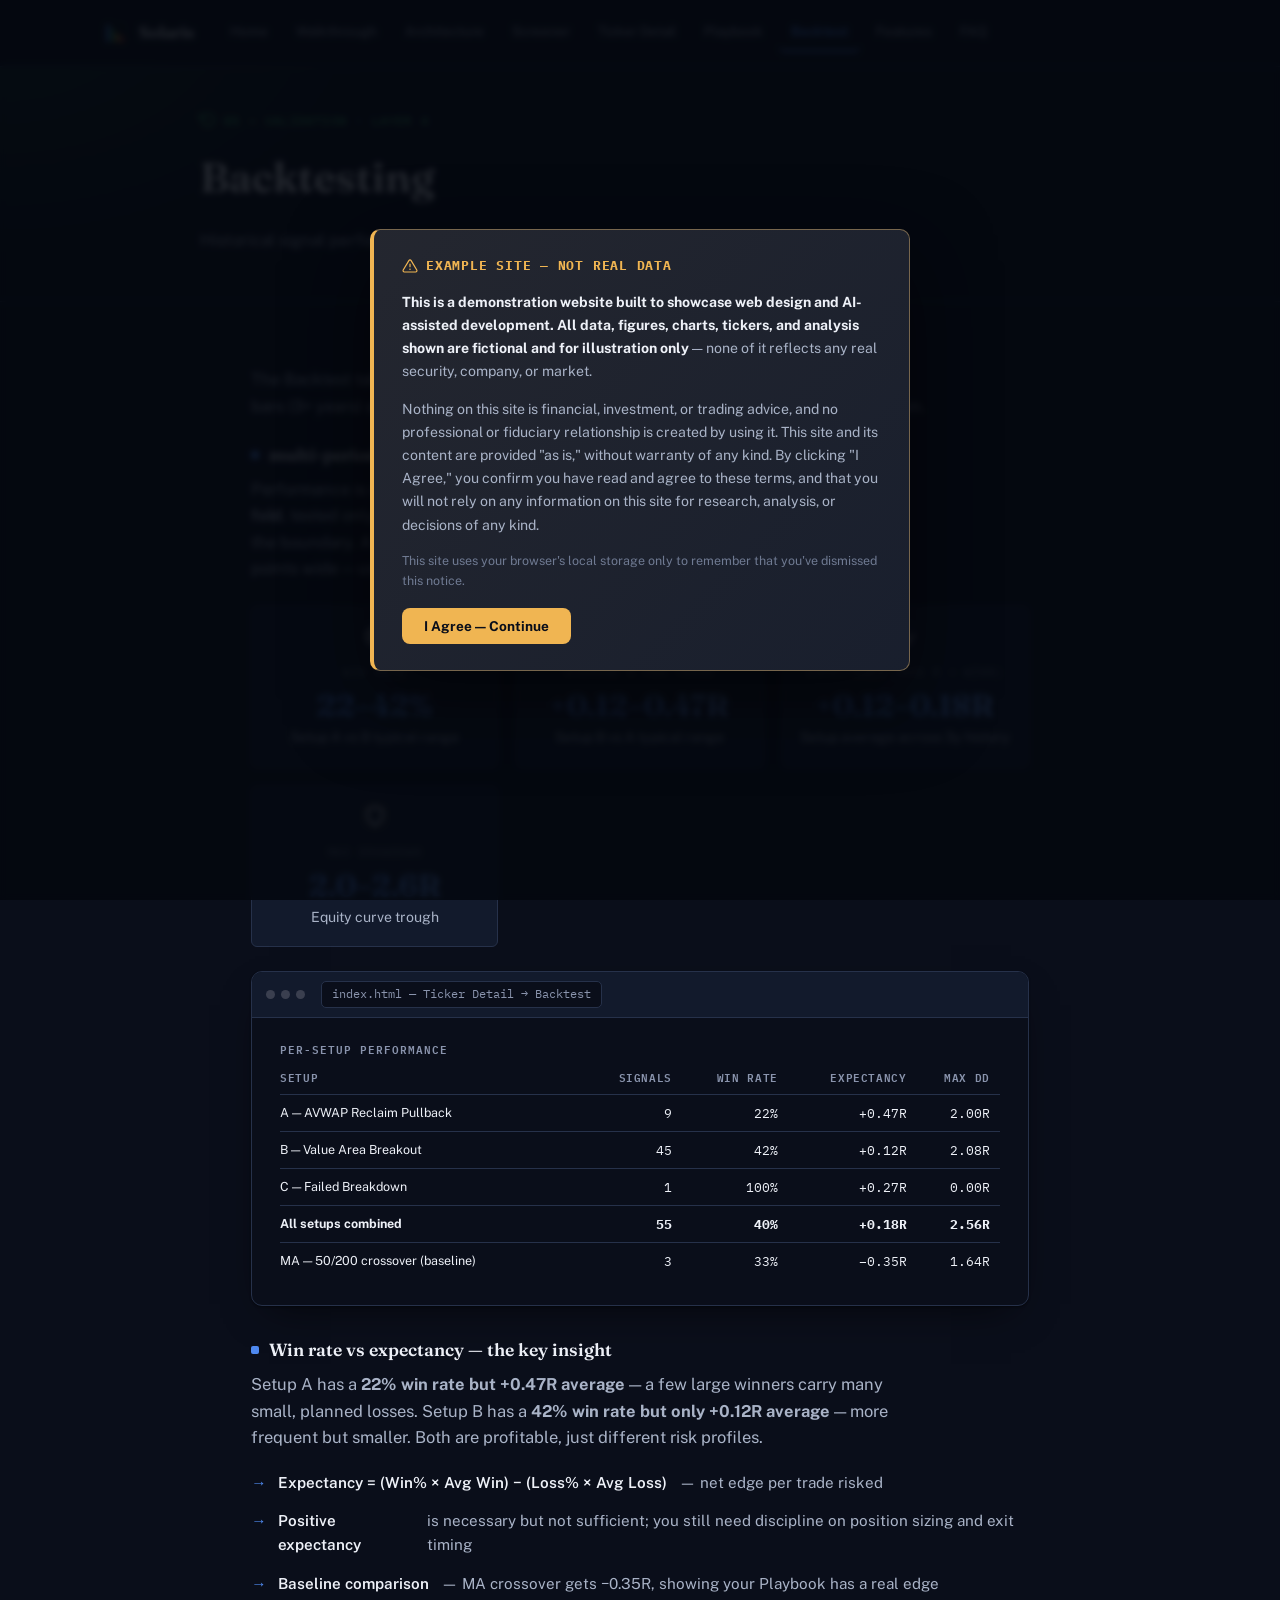
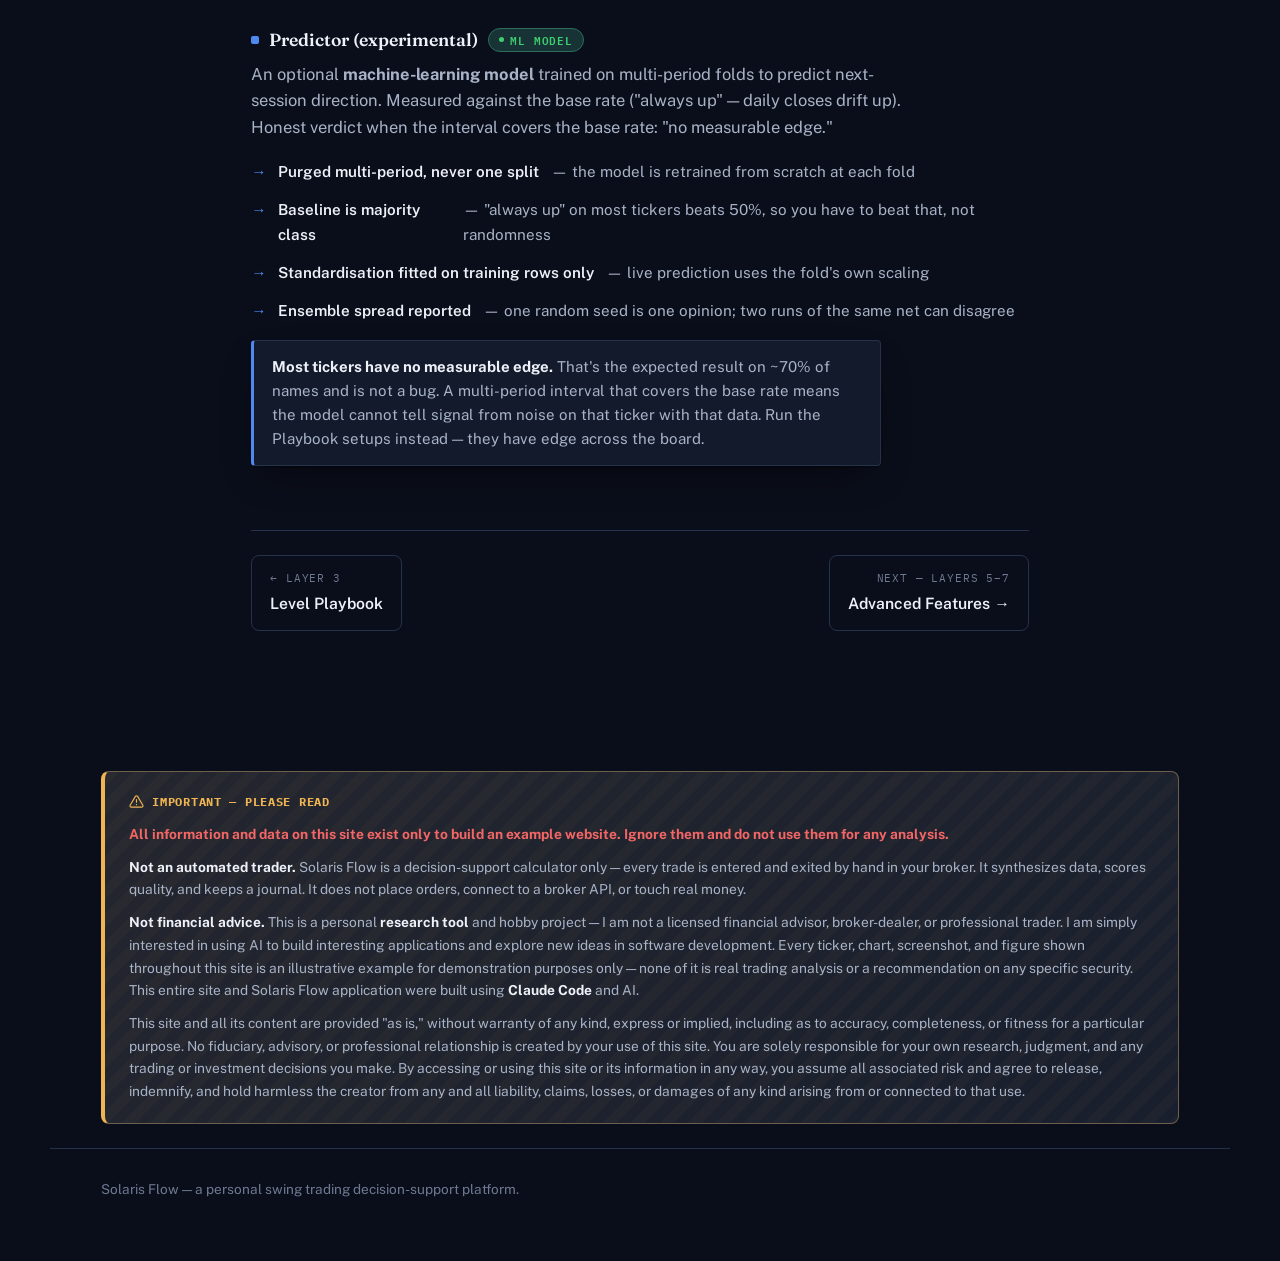
<file: backtesting.html>
<!doctype html>
<html lang="en">
<head>
<meta charset="UTF-8">
<meta name="viewport" content="width=device-width, initial-scale=1">
<title>Backtesting — Solaris</title>
<meta name="description" content="Layer 4 of Solaris Flow: multi-period backtest performance for Setup A/B/C, plus an experimental ML predictor.">
<link rel="icon" type="image/png" href="assets/brand-icon.png">
<link rel="preconnect" href="https://fonts.googleapis.com">
<link rel="preconnect" href="https://fonts.gstatic.com" crossorigin>
<link href="https://fonts.googleapis.com/css2?family=Fraunces:opsz,wght@9..144,400;9..144,500;9..144,600;9..144,700&family=Public+Sans:wght@400;500;600;700&family=IBM+Plex+Mono:wght@400;500;600&display=swap" rel="stylesheet">
<link rel="stylesheet" href="assets/style.css">
</head>
<body>
<div id="site-disclaimer-modal" class="disclaimer-modal" role="dialog" aria-modal="true" aria-labelledby="dm-title" hidden>
  <div class="disclaimer-box">
    <div class="dm-title" id="dm-title"><svg><use href="#i-alert-triangle"/></svg>Example Site — Not Real Data</div>
    <p><b>This is a demonstration website built to showcase web design and AI-assisted development. All data, figures, charts, tickers, and analysis shown are fictional and for illustration only</b> — none of it reflects any real security, company, or market.</p>
    <p>Nothing on this site is financial, investment, or trading advice, and no professional or fiduciary relationship is created by using it. This site and its content are provided "as is," without warranty of any kind. By clicking "I Agree," you confirm you have read and agree to these terms, and that you will not rely on any information on this site for research, analysis, or decisions of any kind.</p>
    <p style="font-size:.78rem; color:var(--ink-faint,#8a90a0);">This site uses your browser's local storage only to remember that you've dismissed this notice.</p>
    <button type="button" class="dm-btn" id="disclaimer-ack">I Agree — Continue</button>
  </div>
</div>


<svg style="position:absolute; width:0; height:0; overflow:hidden" aria-hidden="true">
  <defs>
    <symbol id="i-rotate-ccw" viewBox="0 0 24 24"><polyline points="1 4 1 10 7 10" fill="none" stroke="currentColor" stroke-width="1.8" stroke-linecap="round" stroke-linejoin="round"/><path d="M3.51 15a9 9 0 1 0 2.13-9.36L1 10" fill="none" stroke="currentColor" stroke-width="1.8" stroke-linecap="round" stroke-linejoin="round"/></symbol>
    <symbol id="i-target" viewBox="0 0 24 24"><circle cx="12" cy="12" r="9" fill="none" stroke="currentColor" stroke-width="1.8"/><circle cx="12" cy="12" r="5" fill="none" stroke="currentColor" stroke-width="1.8"/><circle cx="12" cy="12" r="1.4" fill="currentColor" stroke="none"/></symbol>
    <symbol id="i-trending-up" viewBox="0 0 24 24"><polyline points="23 6 13.5 15.5 8.5 10.5 1 18" fill="none" stroke="currentColor" stroke-width="1.8" stroke-linecap="round" stroke-linejoin="round"/><polyline points="17 6 23 6 23 12" fill="none" stroke="currentColor" stroke-width="1.8" stroke-linecap="round" stroke-linejoin="round"/></symbol>
    <symbol id="i-activity" viewBox="0 0 24 24"><polyline points="22 12 18 12 15 21 9 3 6 12 2 12" fill="none" stroke="currentColor" stroke-width="1.8" stroke-linecap="round" stroke-linejoin="round"/></symbol>
    <symbol id="i-shield" viewBox="0 0 24 24"><path d="M12 22s8-4 8-10V5l-8-3-8 3v7c0 6 8 10 8 10z" fill="none" stroke="currentColor" stroke-width="1.8" stroke-linecap="round" stroke-linejoin="round"/></symbol>
    <symbol id="i-github" viewBox="0 0 24 24"><path d="M9 19c-4.3 1.4-4.3-2.5-6-3m12 5v-3.5c0-1 .1-1.4-.5-2 2.8-.3 5.5-1.4 5.5-6a4.6 4.6 0 0 0-1.3-3.2 4.2 4.2 0 0 0-.1-3.2s-1.1-.3-3.5 1.3a12.3 12.3 0 0 0-6.2 0C6.5 2.8 5.4 3.1 5.4 3.1a4.2 4.2 0 0 0-.1 3.2A4.6 4.6 0 0 0 4 9.5c0 4.6 2.7 5.7 5.5 6-.6.6-.6 1.2-.5 2V21" fill="none" stroke="currentColor" stroke-width="1.6" stroke-linecap="round" stroke-linejoin="round"/></symbol>
    <symbol id="i-alert-triangle" viewBox="0 0 24 24"><path d="M10.29 3.86L1.82 18a2 2 0 0 0 1.71 3h16.94a2 2 0 0 0 1.71-3L13.71 3.86a2 2 0 0 0-3.42 0z" fill="none" stroke="currentColor" stroke-width="1.8" stroke-linecap="round" stroke-linejoin="round"/><line x1="12" y1="9" x2="12" y2="13" stroke="currentColor" stroke-width="1.8" stroke-linecap="round"/><line x1="12" y1="17" x2="12.01" y2="17" stroke="currentColor" stroke-width="2.2" stroke-linecap="round"/></symbol>
  </defs>
</svg>

<nav class="topnav">
  <div class="topnav-inner">
    <a href="index.html" class="topnav-brand">
      <span class="brand-mark"><img src="assets/brand-icon.png" alt=""></span>
      Solaris
    </a>
    <div class="topnav-links">
      <a href="index.html">Home</a>
      <a href="walkthrough.html">Walkthrough</a>
      <a href="architecture.html">Architecture</a>
      <a href="screener.html">Screener</a>
      <a href="ticker-detail.html">Ticker Detail</a>
      <a href="level-playbook.html">Playbook</a>
      <a href="backtesting.html" class="active">Backtest</a>
      <a href="features.html">Features</a>
      <a href="faq.html">FAQ</a>
    </div>
  </div>
</nav>

<header class="page-hero ic-green">
  <div class="page-hero-inner">
    <div class="page-kicker"><svg><use href="#i-rotate-ccw"/></svg>05 — Validation · Layer 4</div>
    <h1>Backtesting</h1>
    <p class="dek">Historical signal performance. Does your setup have an edge, or just a track record?</p>
  </div>
</header>

<div class="page-shell">
  <section class="stage">
    <p class="lede">
      The Backtest tab <b>replays the Playbook's Setup A/B/C detection</b> over 750 stored daily bars (3+ years) and measures performance — win rate, average R, expectancy, drawdown.
    </p>

    <div class="substep" style="margin-top:0;">
      <h3>multi-period validation</h3>
      <p>
        Performance is measured multi-period: the model is <b>retrained from scratch at each fold</b>, tested only on bars strictly newer than the training set, with a 1-session purge at the boundary. A single 80/20 split on ~50 sessions has a 95% confidence interval 14 points wide — useless. multi-period with 30+ folds is meaningful.
      </p>
    </div>

    <div class="stat-row">
      <div class="stat-box reveal ic-blue">
        <svg class="fi-icon"><use href="#i-target"/></svg>
        <div class="stat-label">Win Rate</div>
        <div class="stat-value">22–42%</div>
        <div class="stat-sub">Setup A vs B typical range</div>
      </div>
      <div class="stat-box reveal ic-green">
        <svg class="fi-icon"><use href="#i-trending-up"/></svg>
        <div class="stat-label">Average R per trade</div>
        <div class="stat-value">+0.12–0.47R</div>
        <div class="stat-sub">Setup B vs A typical range</div>
      </div>
      <div class="stat-box reveal ic-purple">
        <svg class="fi-icon"><use href="#i-activity"/></svg>
        <div class="stat-label">Expectancy (Avg R × Win%)</div>
        <div class="stat-value">+0.12–0.18R</div>
        <div class="stat-sub">Setup average across 3y history</div>
      </div>
      <div class="stat-box reveal ic-amber">
        <svg class="fi-icon"><use href="#i-shield"/></svg>
        <div class="stat-label">Max Drawdown</div>
        <div class="stat-value">2.0–2.6R</div>
        <div class="stat-sub">Equity curve trough</div>
      </div>
    </div>

    <div class="frame reveal">
      <div class="frame-bar"><div class="frame-dots"><i></i><i></i><i></i></div><span class="frame-url">index.html — Ticker Detail → Backtest</span></div>
      <div class="frame-body">
        <h4>Per-setup performance</h4>
        <div class="tbl-wrap">
          <table class="dtable">
            <tr><th>Setup</th><th style="text-align:right">Signals</th><th style="text-align:right">Win rate</th><th style="text-align:right">Expectancy</th><th style="text-align:right">Max DD</th></tr>
            <tr><td>A — AVWAP Reclaim Pullback</td><td class="num">9</td><td class="num">22%</td><td class="num up">+0.47R</td><td class="num">2.00R</td></tr>
            <tr><td>B — Value Area Breakout</td><td class="num">45</td><td class="num">42%</td><td class="num up">+0.12R</td><td class="num">2.08R</td></tr>
            <tr><td>C — Failed Breakdown</td><td class="num">1</td><td class="num">100%</td><td class="num up">+0.27R</td><td class="num">0.00R</td></tr>
            <tr><td><b>All setups combined</b></td><td class="num"><b>55</b></td><td class="num"><b>40%</b></td><td class="num up"><b>+0.18R</b></td><td class="num"><b>2.56R</b></td></tr>
            <tr><td>MA — 50/200 crossover (baseline)</td><td class="num">3</td><td class="num">33%</td><td class="num down">−0.35R</td><td class="num">1.64R</td></tr>
          </table>
        </div>
      </div>
    </div>

    <div class="substep">
      <h3>Win rate vs expectancy — the key insight</h3>
      <p>
        Setup A has a <b>22% win rate but +0.47R average</b> — a few large winners carry many small, planned losses. Setup B has a <b>42% win rate but only +0.12R average</b> — more frequent but smaller. Both are profitable, just different risk profiles.
      </p>
    </div>

    <ul class="capability-list">
      <li><b>Expectancy = (Win% × Avg Win) − (Loss% × Avg Loss)</b> — net edge per trade risked</li>
      <li><b>Positive expectancy</b> is necessary but not sufficient; you still need discipline on position sizing and exit timing</li>
      <li><b>Baseline comparison</b> — MA crossover gets −0.35R, showing your Playbook has a real edge</li>
    </ul>

    <div class="substep">
      <h3>Predictor (experimental) <span class="badge-live"><i></i>ML model</span></h3>
      <p>
        An optional <b>machine-learning model</b> trained on multi-period folds to predict next-session direction. Measured against the base rate ("always up" — daily closes drift up). Honest verdict when the interval covers the base rate: "no measurable edge."
      </p>
    </div>

    <ul class="capability-list">
      <li><b>Purged multi-period, never one split</b> — the model is retrained from scratch at each fold</li>
      <li><b>Baseline is majority class</b> — "always up" on most tickers beats 50%, so you have to beat that, not randomness</li>
      <li><b>Standardisation fitted on training rows only</b> — live prediction uses the fold's own scaling</li>
      <li><b>Ensemble spread reported</b> — one random seed is one opinion; two runs of the same net can disagree</li>
    </ul>

    <div class="note">
      <b>Most tickers have no measurable edge.</b> That's the expected result on ~70% of names and is not a bug. A multi-period interval that covers the base rate means the model cannot tell signal from noise on that ticker with that data. Run the Playbook setups instead — they have edge across the board.
    </div>
  </section>

  <div class="page-pager">
    <a href="level-playbook.html" class="pager-link">
      <span class="pager-label">← Layer 3</span>
      <span class="pager-title">Level Playbook</span>
    </a>
    <a href="features.html" class="pager-link next">
      <span class="pager-label">Next — Layers 5–7</span>
      <span class="pager-title">Advanced Features →</span>
    </a>
  </div>
</div>

<div class="legal-notice">
  <div class="legal-notice-box">
    <div class="legal-notice-inner">
      <div class="ln-title"><svg><use href="#i-alert-triangle"/></svg>Important — Please Read</div>
      <p><b style="color:#f26666;">All information and data on this site exist only to build an example website. Ignore them and do not use them for any analysis.</b></p>
      <p><b>Not an automated trader.</b> Solaris Flow is a decision-support calculator only — every trade is entered and exited by hand in your broker. It synthesizes data, scores quality, and keeps a journal. It does not place orders, connect to a broker API, or touch real money.</p>
      <p><b>Not financial advice.</b> This is a personal <b>research tool</b> and hobby project — I am not a licensed financial advisor, broker-dealer, or professional trader. I am simply interested in using AI to build interesting applications and explore new ideas in software development. Every ticker, chart, screenshot, and figure shown throughout this site is an illustrative example for demonstration purposes only — none of it is real trading analysis or a recommendation on any specific security. This entire site and Solaris Flow application were built using <b>Claude Code</b> and AI.</p><p style="margin-top:10px;">This site and all its content are provided "as is," without warranty of any kind, express or implied, including as to accuracy, completeness, or fitness for a particular purpose. No fiduciary, advisory, or professional relationship is created by your use of this site. You are solely responsible for your own research, judgment, and any trading or investment decisions you make. By accessing or using this site or its information in any way, you assume all associated risk and agree to release, indemnify, and hold harmless the creator from any and all liability, claims, losses, or damages of any kind arising from or connected to that use.</p>
    </div>
  </div>
</div>

<footer class="site-footer">
  <span>Solaris Flow — a personal swing trading decision-support platform.</span>
  
</footer>

<script src="assets/site.js"></script>
</body>
</html>
</file>
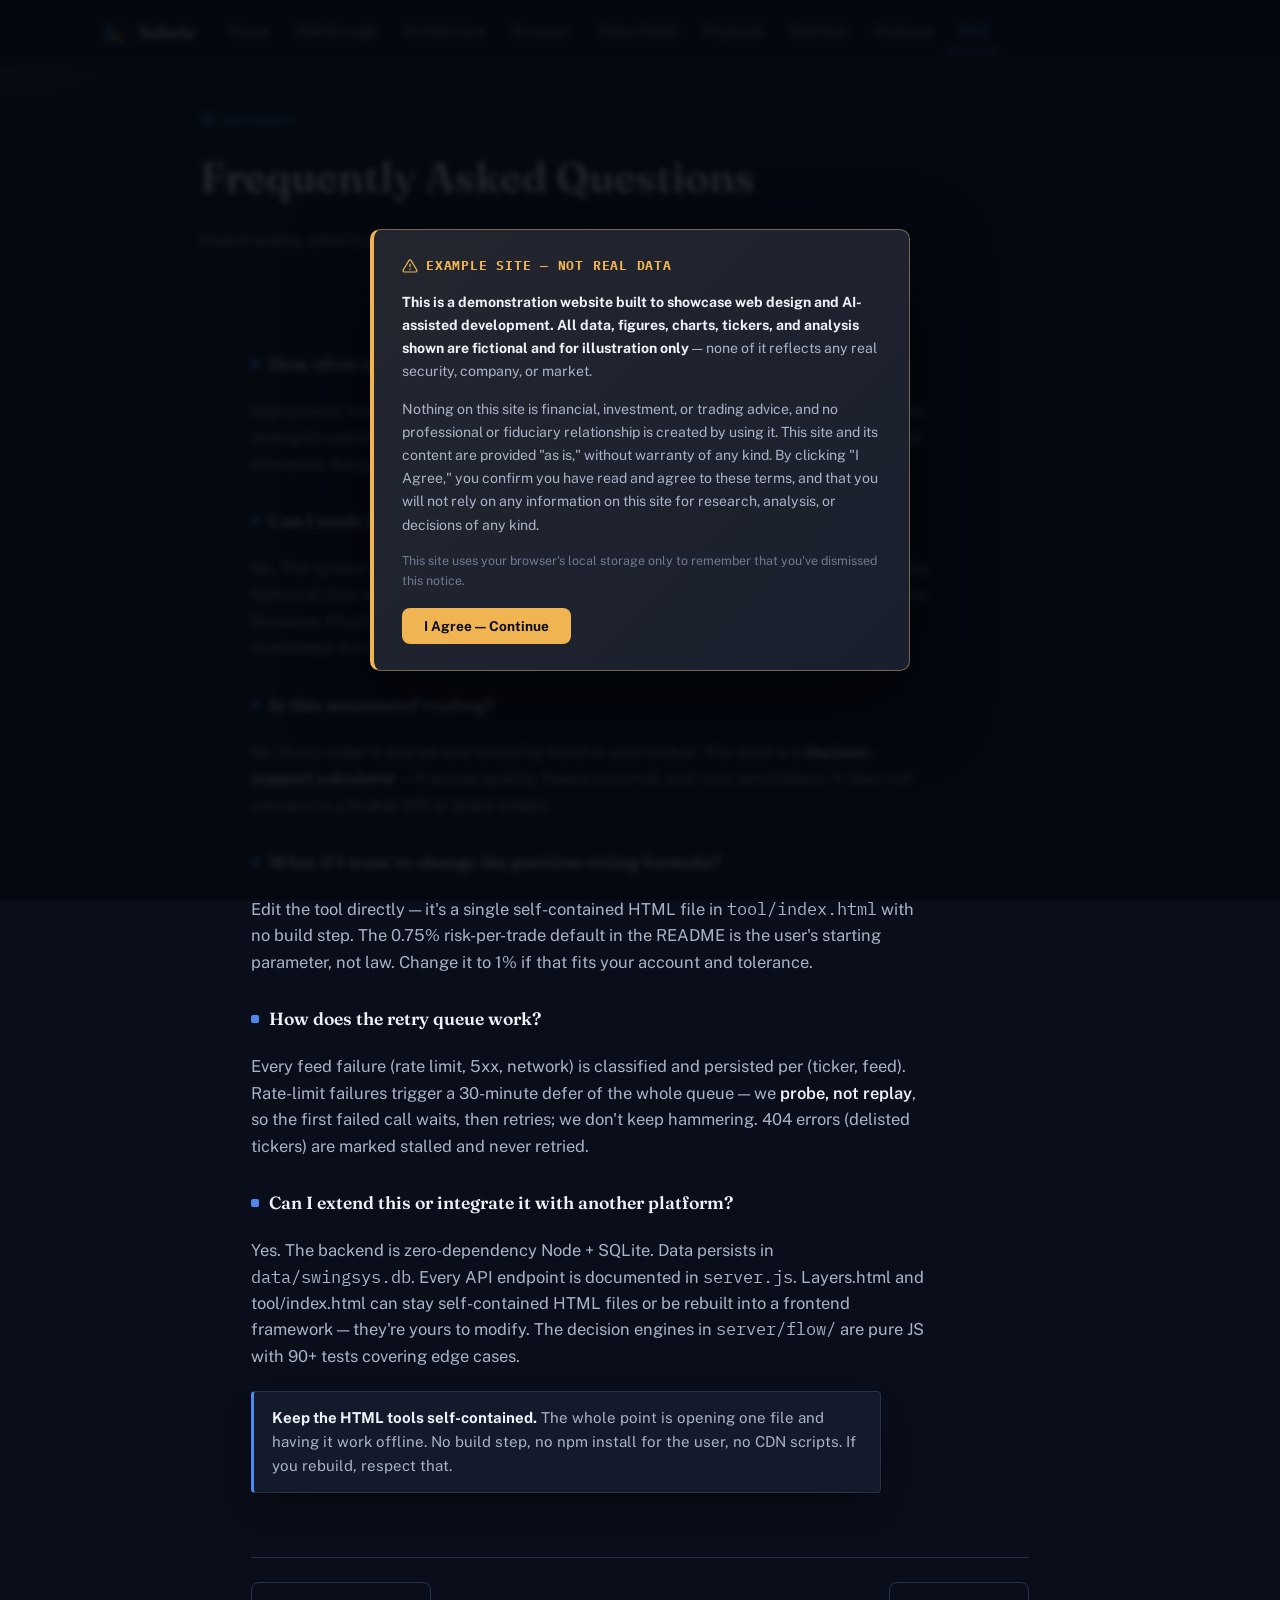
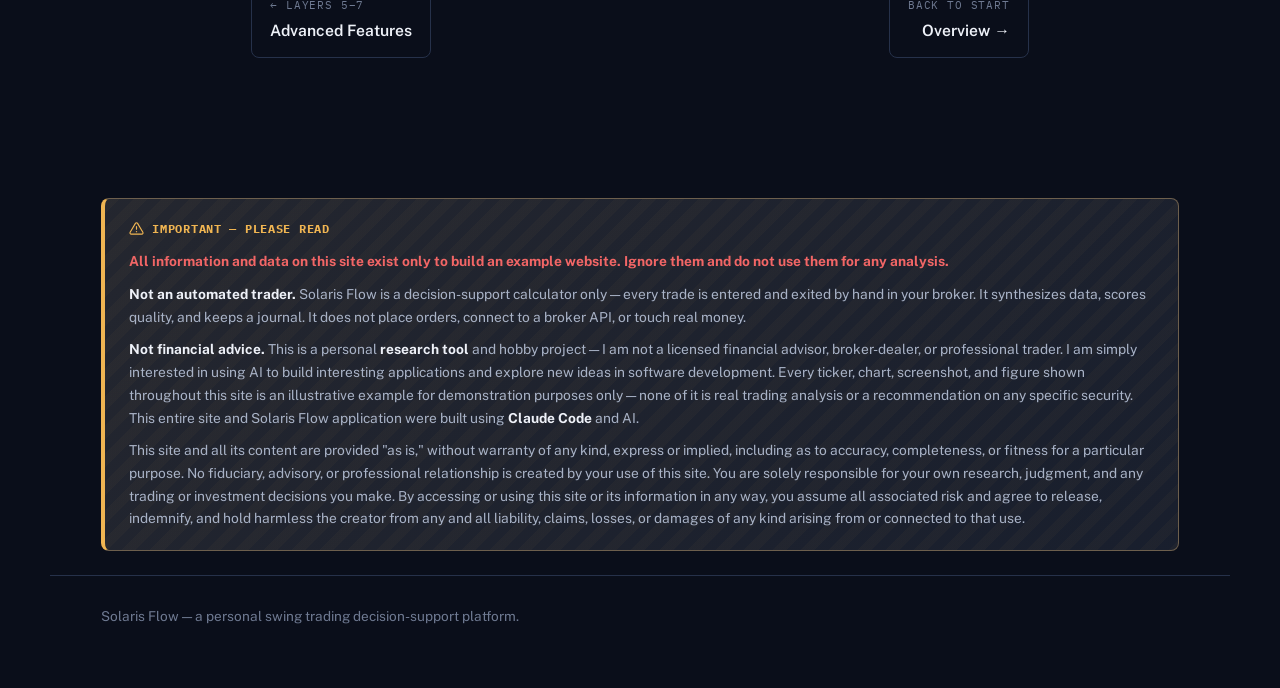
<file: faq.html>
<!doctype html>
<html lang="en">
<head>
<meta charset="UTF-8">
<meta name="viewport" content="width=device-width, initial-scale=1">
<title>FAQ — Solaris</title>
<meta name="description" content="How Solaris Flow works, what it isn't, and common questions answered.">
<link rel="icon" type="image/png" href="assets/brand-icon.png">
<link rel="preconnect" href="https://fonts.googleapis.com">
<link rel="preconnect" href="https://fonts.gstatic.com" crossorigin>
<link href="https://fonts.googleapis.com/css2?family=Fraunces:opsz,wght@9..144,400;9..144,500;9..144,600;9..144,700&family=Public+Sans:wght@400;500;600;700&family=IBM+Plex+Mono:wght@400;500;600&display=swap" rel="stylesheet">
<link rel="stylesheet" href="assets/style.css">
</head>
<body>
<div id="site-disclaimer-modal" class="disclaimer-modal" role="dialog" aria-modal="true" aria-labelledby="dm-title" hidden>
  <div class="disclaimer-box">
    <div class="dm-title" id="dm-title"><svg><use href="#i-alert-triangle"/></svg>Example Site — Not Real Data</div>
    <p><b>This is a demonstration website built to showcase web design and AI-assisted development. All data, figures, charts, tickers, and analysis shown are fictional and for illustration only</b> — none of it reflects any real security, company, or market.</p>
    <p>Nothing on this site is financial, investment, or trading advice, and no professional or fiduciary relationship is created by using it. This site and its content are provided "as is," without warranty of any kind. By clicking "I Agree," you confirm you have read and agree to these terms, and that you will not rely on any information on this site for research, analysis, or decisions of any kind.</p>
    <p style="font-size:.78rem; color:var(--ink-faint,#8a90a0);">This site uses your browser's local storage only to remember that you've dismissed this notice.</p>
    <button type="button" class="dm-btn" id="disclaimer-ack">I Agree — Continue</button>
  </div>
</div>


<svg style="position:absolute; width:0; height:0; overflow:hidden" aria-hidden="true">
  <defs>
    <symbol id="i-help-circle" viewBox="0 0 24 24"><circle cx="12" cy="12" r="9" fill="none" stroke="currentColor" stroke-width="1.8"/><path d="M9.09 9a3 3 0 0 1 5.83 1c0 2-3 3-3 3" fill="none" stroke="currentColor" stroke-width="1.8" stroke-linecap="round"/><line x1="12" y1="17" x2="12.01" y2="17" stroke="currentColor" stroke-width="2.2" stroke-linecap="round"/></symbol>
    <symbol id="i-github" viewBox="0 0 24 24"><path d="M9 19c-4.3 1.4-4.3-2.5-6-3m12 5v-3.5c0-1 .1-1.4-.5-2 2.8-.3 5.5-1.4 5.5-6a4.6 4.6 0 0 0-1.3-3.2 4.2 4.2 0 0 0-.1-3.2s-1.1-.3-3.5 1.3a12.3 12.3 0 0 0-6.2 0C6.5 2.8 5.4 3.1 5.4 3.1a4.2 4.2 0 0 0-.1 3.2A4.6 4.6 0 0 0 4 9.5c0 4.6 2.7 5.7 5.5 6-.6.6-.6 1.2-.5 2V21" fill="none" stroke="currentColor" stroke-width="1.6" stroke-linecap="round" stroke-linejoin="round"/></symbol>
    <symbol id="i-alert-triangle" viewBox="0 0 24 24"><path d="M10.29 3.86L1.82 18a2 2 0 0 0 1.71 3h16.94a2 2 0 0 0 1.71-3L13.71 3.86a2 2 0 0 0-3.42 0z" fill="none" stroke="currentColor" stroke-width="1.8" stroke-linecap="round" stroke-linejoin="round"/><line x1="12" y1="9" x2="12" y2="13" stroke="currentColor" stroke-width="1.8" stroke-linecap="round"/><line x1="12" y1="17" x2="12.01" y2="17" stroke="currentColor" stroke-width="2.2" stroke-linecap="round"/></symbol>
  </defs>
</svg>

<nav class="topnav">
  <div class="topnav-inner">
    <a href="index.html" class="topnav-brand">
      <span class="brand-mark"><img src="assets/brand-icon.png" alt=""></span>
      Solaris
    </a>
    <div class="topnav-links">
      <a href="index.html">Home</a>
      <a href="walkthrough.html">Walkthrough</a>
      <a href="architecture.html">Architecture</a>
      <a href="screener.html">Screener</a>
      <a href="ticker-detail.html">Ticker Detail</a>
      <a href="level-playbook.html">Playbook</a>
      <a href="backtesting.html">Backtest</a>
      <a href="features.html">Features</a>
      <a href="faq.html" class="active">FAQ</a>
    </div>
  </div>
</nav>

<header class="page-hero ic-cyan">
  <div class="page-hero-inner">
    <div class="page-kicker"><svg><use href="#i-help-circle"/></svg>Reference</div>
    <h1>Frequently Asked Questions</h1>
    <p class="dek">How it works, what it isn't, and how to extend it.</p>
  </div>
</header>

<div class="page-shell">
  <section class="stage">
    <div class="substep" style="margin-top:0;">
      <h3>How often is data updated?</h3>
    </div>
    <p class="lede">
      Institutional holdings are quarterly (up to 45 days stale). Market tape (order flow, relative strength) updates every session at market close. Nowcast bridges the gap with modelled inference. Setup detection runs live as price updates in real time.
    </p>

    <div class="substep">
      <h3>Can I trade this system 24/7? Crypto? Futures?</h3>
    </div>
    <p class="lede">
      No. The system is built for US equities swing trading on a daily timeframe. Institutions file historical data only on equities; futures and crypto have no historical data disclosure. The Screener, Playbook, and Backtest all assume daily OHLCV bars. Intraday trading invalidates the cone-of-uncertainty math baked into the setup criteria.
    </p>

    <div class="substep">
      <h3>Is this automated trading?</h3>
    </div>
    <p class="lede">
      No. Every order is placed and exited by hand in your broker. The desk is a <b>decision-support calculator</b> — it scores quality, keeps a journal, and runs simulations. It does not connect to a broker API or place orders.
    </p>

    <div class="substep">
      <h3>What if I want to change the position-sizing formula?</h3>
    </div>
    <p class="lede">
      Edit the tool directly — it's a single self-contained HTML file in <code class="mono">tool/index.html</code> with no build step. The 0.75% risk-per-trade default in the README is the user's starting parameter, not law. Change it to 1% if that fits your account and tolerance.
    </p>

    <div class="substep">
      <h3>How does the retry queue work?</h3>
    </div>
    <p class="lede">
      Every feed failure (rate limit, 5xx, network) is classified and persisted per (ticker, feed). Rate-limit failures trigger a 30-minute defer of the whole queue — we <b>probe, not replay</b>, so the first failed call waits, then retries; we don't keep hammering. 404 errors (delisted tickers) are marked stalled and never retried.
    </p>

    <div class="substep">
      <h3>Can I extend this or integrate it with another platform?</h3>
    </div>
    <p class="lede">
      Yes. The backend is zero-dependency Node + SQLite. Data persists in <code class="mono">data/swingsys.db</code>. Every API endpoint is documented in <code class="mono">server.js</code>. Layers.html and tool/index.html can stay self-contained HTML files or be rebuilt into a frontend framework — they're yours to modify. The decision engines in <code class="mono">server/flow/</code> are pure JS with 90+ tests covering edge cases.
    </p>

    <div class="note">
      <b>Keep the HTML tools self-contained.</b> The whole point is opening one file and having it work offline. No build step, no npm install for the user, no CDN scripts. If you rebuild, respect that.
    </div>
  </section>

  <div class="page-pager">
    <a href="features.html" class="pager-link">
      <span class="pager-label">← Layers 5–7</span>
      <span class="pager-title">Advanced Features</span>
    </a>
    <a href="index.html" class="pager-link next">
      <span class="pager-label">Back to start</span>
      <span class="pager-title">Overview →</span>
    </a>
  </div>
</div>

<div class="legal-notice">
  <div class="legal-notice-box">
    <div class="legal-notice-inner">
      <div class="ln-title"><svg><use href="#i-alert-triangle"/></svg>Important — Please Read</div>
      <p><b style="color:#f26666;">All information and data on this site exist only to build an example website. Ignore them and do not use them for any analysis.</b></p>
      <p><b>Not an automated trader.</b> Solaris Flow is a decision-support calculator only — every trade is entered and exited by hand in your broker. It synthesizes data, scores quality, and keeps a journal. It does not place orders, connect to a broker API, or touch real money.</p>
      <p><b>Not financial advice.</b> This is a personal <b>research tool</b> and hobby project — I am not a licensed financial advisor, broker-dealer, or professional trader. I am simply interested in using AI to build interesting applications and explore new ideas in software development. Every ticker, chart, screenshot, and figure shown throughout this site is an illustrative example for demonstration purposes only — none of it is real trading analysis or a recommendation on any specific security. This entire site and Solaris Flow application were built using <b>Claude Code</b> and AI.</p><p style="margin-top:10px;">This site and all its content are provided "as is," without warranty of any kind, express or implied, including as to accuracy, completeness, or fitness for a particular purpose. No fiduciary, advisory, or professional relationship is created by your use of this site. You are solely responsible for your own research, judgment, and any trading or investment decisions you make. By accessing or using this site or its information in any way, you assume all associated risk and agree to release, indemnify, and hold harmless the creator from any and all liability, claims, losses, or damages of any kind arising from or connected to that use.</p>
    </div>
  </div>
</div>

<footer class="site-footer">
  <span>Solaris Flow — a personal swing trading decision-support platform.</span>
  
</footer>

<script src="assets/site.js"></script>
</body>
</html>
</file>
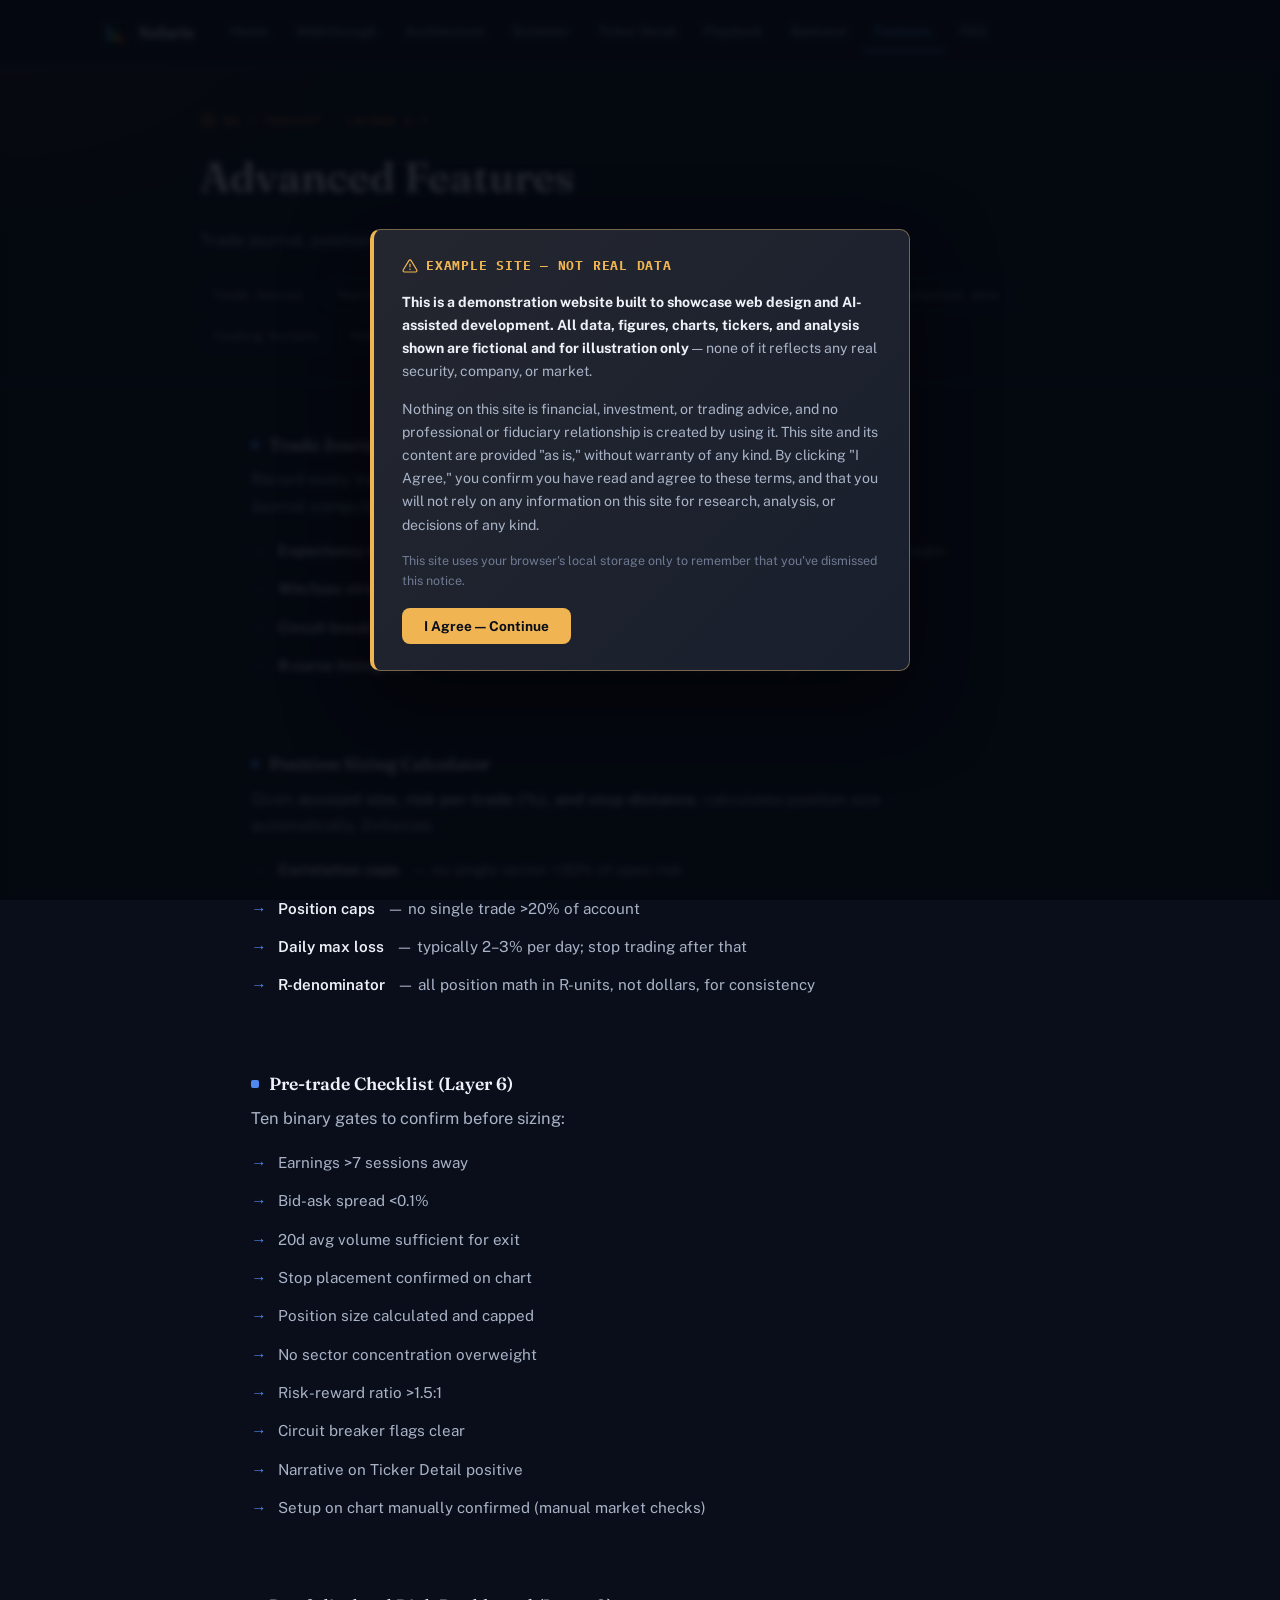
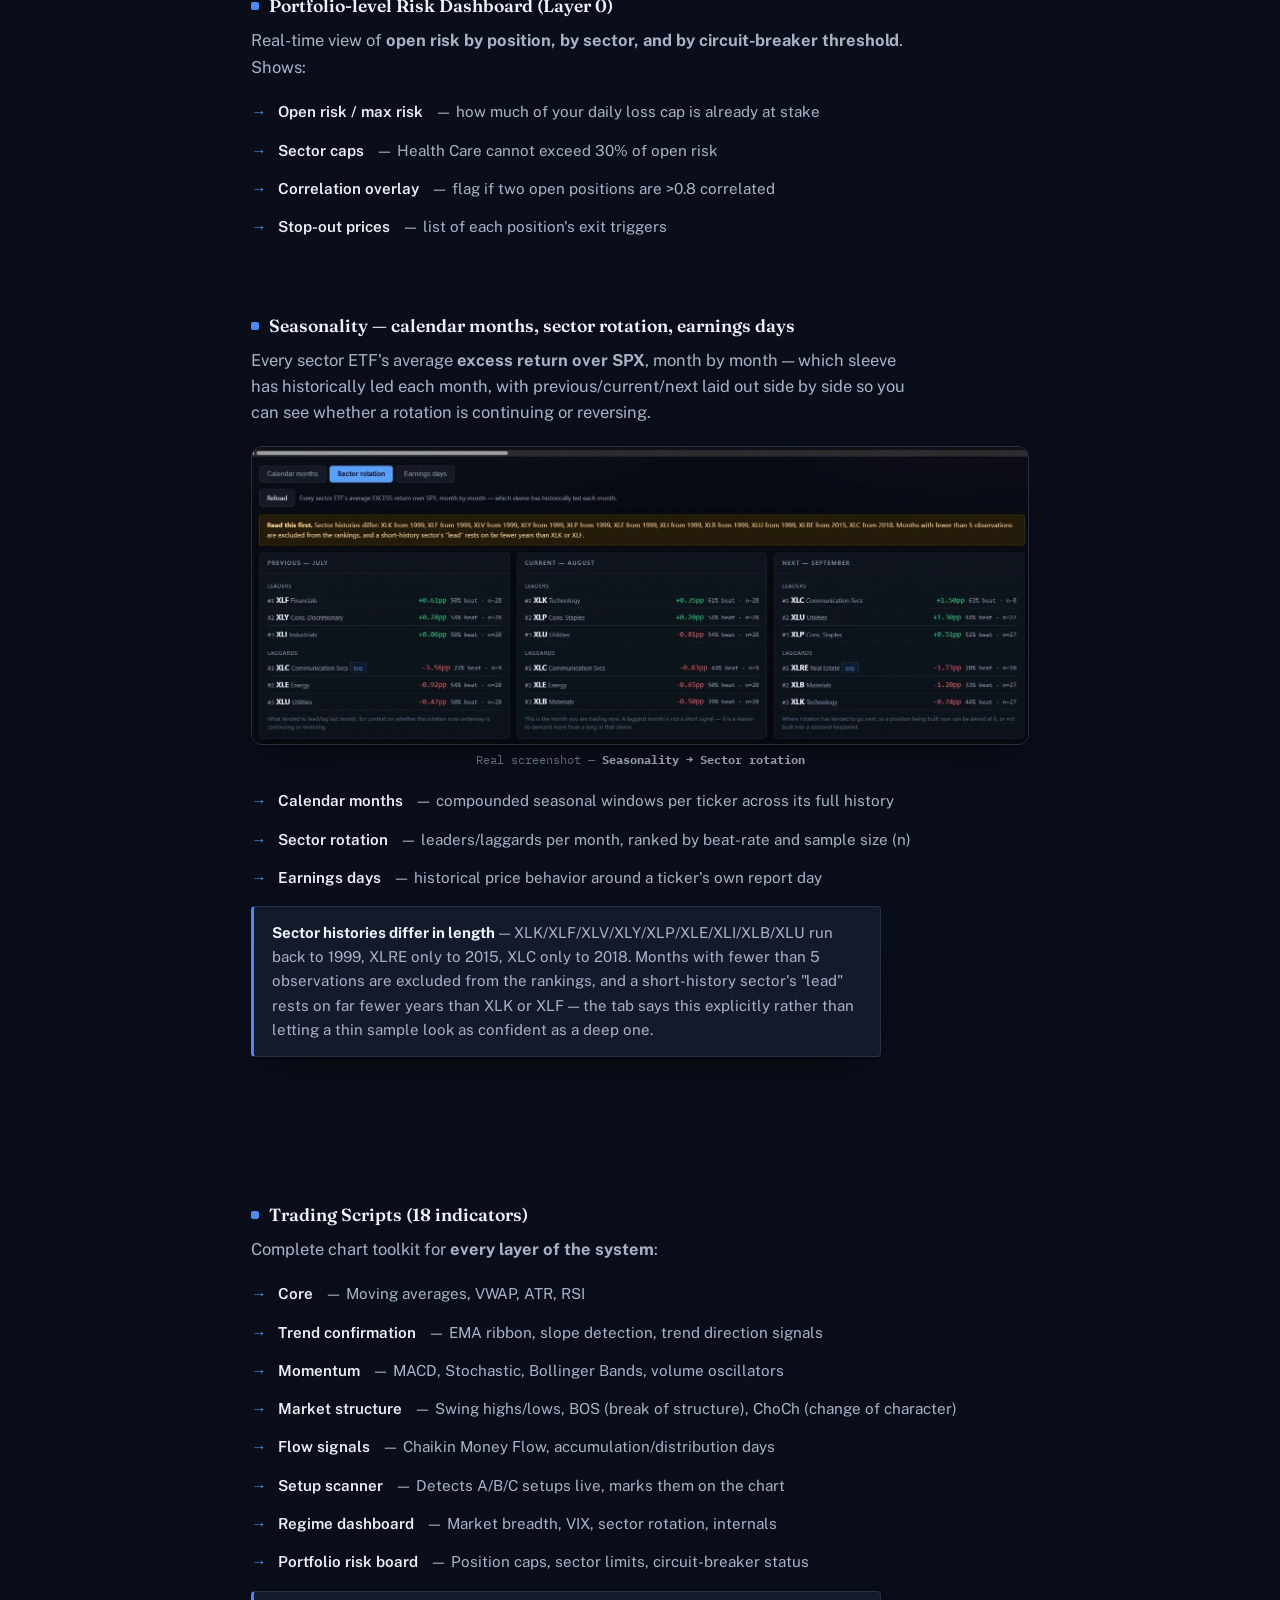
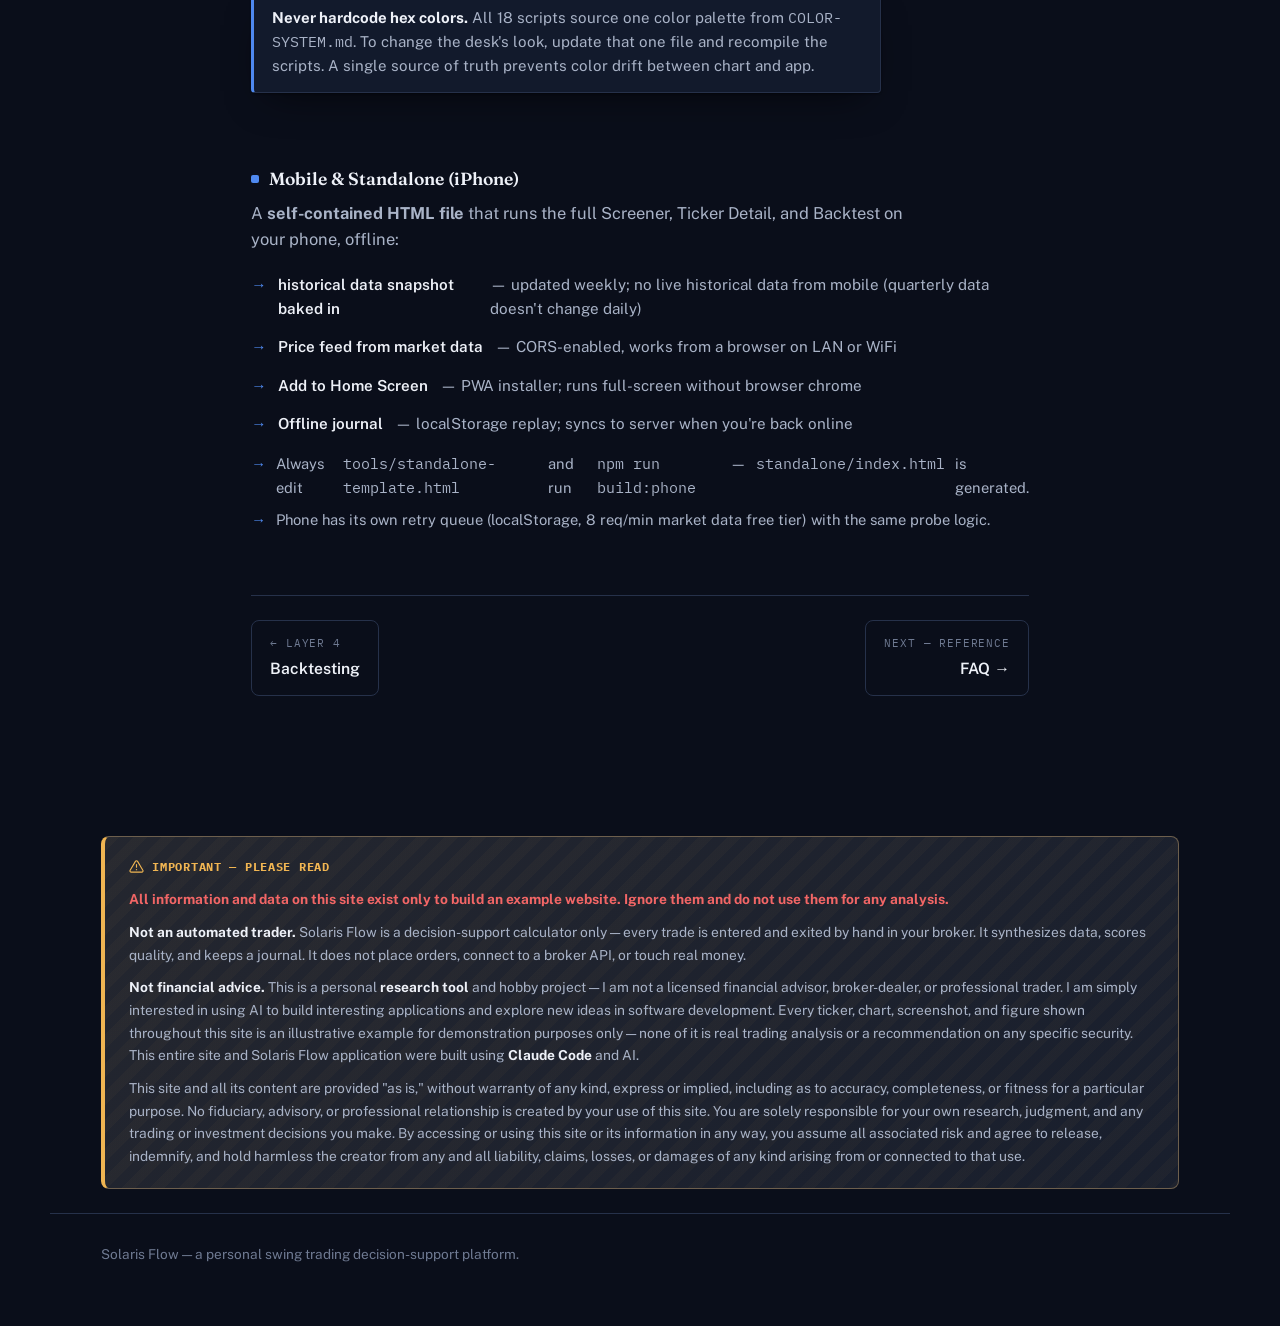
<file: features.html>
<!doctype html>
<html lang="en">
<head>
<meta charset="UTF-8">
<meta name="viewport" content="width=device-width, initial-scale=1">
<title>Advanced Features — Solaris</title>
<meta name="description" content="Trade journal, position sizing, portfolio risk, trading scripts, and the standalone iPhone build.">
<link rel="icon" type="image/png" href="assets/brand-icon.png">
<link rel="preconnect" href="https://fonts.googleapis.com">
<link rel="preconnect" href="https://fonts.gstatic.com" crossorigin>
<link href="https://fonts.googleapis.com/css2?family=Fraunces:opsz,wght@9..144,400;9..144,500;9..144,600;9..144,700&family=Public+Sans:wght@400;500;600;700&family=IBM+Plex+Mono:wght@400;500;600&display=swap" rel="stylesheet">
<link rel="stylesheet" href="assets/style.css">
</head>
<body>
<div id="site-disclaimer-modal" class="disclaimer-modal" role="dialog" aria-modal="true" aria-labelledby="dm-title" hidden>
  <div class="disclaimer-box">
    <div class="dm-title" id="dm-title"><svg><use href="#i-alert-triangle"/></svg>Example Site — Not Real Data</div>
    <p><b>This is a demonstration website built to showcase web design and AI-assisted development. All data, figures, charts, tickers, and analysis shown are fictional and for illustration only</b> — none of it reflects any real security, company, or market.</p>
    <p>Nothing on this site is financial, investment, or trading advice, and no professional or fiduciary relationship is created by using it. This site and its content are provided "as is," without warranty of any kind. By clicking "I Agree," you confirm you have read and agree to these terms, and that you will not rely on any information on this site for research, analysis, or decisions of any kind.</p>
    <p style="font-size:.78rem; color:var(--ink-faint,#8a90a0);">This site uses your browser's local storage only to remember that you've dismissed this notice.</p>
    <button type="button" class="dm-btn" id="disclaimer-ack">I Agree — Continue</button>
  </div>
</div>


<svg style="position:absolute; width:0; height:0; overflow:hidden" aria-hidden="true">
  <defs>
    <symbol id="i-star" viewBox="0 0 24 24"><polygon points="12 2 15.09 8.26 22 9.27 17 14.14 18.18 21.02 12 17.77 5.82 21.02 7 14.14 2 9.27 8.91 8.26 12 2" fill="none" stroke="currentColor" stroke-width="1.8" stroke-linejoin="round"/></symbol>
    <symbol id="i-github" viewBox="0 0 24 24"><path d="M9 19c-4.3 1.4-4.3-2.5-6-3m12 5v-3.5c0-1 .1-1.4-.5-2 2.8-.3 5.5-1.4 5.5-6a4.6 4.6 0 0 0-1.3-3.2 4.2 4.2 0 0 0-.1-3.2s-1.1-.3-3.5 1.3a12.3 12.3 0 0 0-6.2 0C6.5 2.8 5.4 3.1 5.4 3.1a4.2 4.2 0 0 0-.1 3.2A4.6 4.6 0 0 0 4 9.5c0 4.6 2.7 5.7 5.5 6-.6.6-.6 1.2-.5 2V21" fill="none" stroke="currentColor" stroke-width="1.6" stroke-linecap="round" stroke-linejoin="round"/></symbol>
    <symbol id="i-alert-triangle" viewBox="0 0 24 24"><path d="M10.29 3.86L1.82 18a2 2 0 0 0 1.71 3h16.94a2 2 0 0 0 1.71-3L13.71 3.86a2 2 0 0 0-3.42 0z" fill="none" stroke="currentColor" stroke-width="1.8" stroke-linecap="round" stroke-linejoin="round"/><line x1="12" y1="9" x2="12" y2="13" stroke="currentColor" stroke-width="1.8" stroke-linecap="round"/><line x1="12" y1="17" x2="12.01" y2="17" stroke="currentColor" stroke-width="2.2" stroke-linecap="round"/></symbol>
  </defs>
</svg>

<nav class="topnav">
  <div class="topnav-inner">
    <a href="index.html" class="topnav-brand">
      <span class="brand-mark"><img src="assets/brand-icon.png" alt=""></span>
      Solaris
    </a>
    <div class="topnav-links">
      <a href="index.html">Home</a>
      <a href="walkthrough.html">Walkthrough</a>
      <a href="architecture.html">Architecture</a>
      <a href="screener.html">Screener</a>
      <a href="ticker-detail.html">Ticker Detail</a>
      <a href="level-playbook.html">Playbook</a>
      <a href="backtesting.html">Backtest</a>
      <a href="features.html" class="active">Features</a>
      <a href="faq.html">FAQ</a>
    </div>
  </div>
</nav>

<header class="page-hero ic-orange">
  <div class="page-hero-inner">
    <div class="page-kicker"><svg><use href="#i-star"/></svg>06 — Toolkit · Layers 5–7</div>
    <h1>Advanced Features</h1>
    <p class="dek">Trade journal, position sizing, portfolio risk, trading scripts, and mobile.</p>
    <nav class="page-nav">
      <a href="#journal">Trade Journal</a>
      <a href="#sizing">Position Sizing</a>
      <a href="#checklist">Checklist</a>
      <a href="#risk">Risk Dashboard</a>
      <a href="#seasonality">Seasonality</a>
      <a href="#managers">Managers &amp; historical data</a>
      <a href="#pine">Trading Scripts</a>
      <a href="#mobile">Mobile</a>
    </nav>
  </div>
</header>

<div class="page-shell">
  <section class="stage" id="journal">
    <div class="substep" style="margin-top:0;">
      <h3>Trade Journal (Layer 7)</h3>
      <p>Record every trade with <b>setup type, entry, exit, R-multiple, and expected outcome</b>. Journal computes:</p>
    </div>
    <ul class="capability-list">
      <li><b>Expectancy realized</b> — what you actually earned vs what the backtest said you should earn</li>
      <li><b>Win/loss streaks</b> — identifies tilt and discipline gaps</li>
      <li><b>Circuit breaker flags</b> — auto-stops if losses exceed daily/weekly/monthly cap</li>
      <li><b>R-curve histogram</b> — visual distribution of outcomes to spot clustering</li>
    </ul>
  </section>

  <section class="stage" id="sizing">
    <div class="substep" style="margin-top:0;">
      <h3>Position Sizing Calculator</h3>
      <p>Given <b>account size, risk per trade (%), and stop distance</b>, calculates position size automatically. Enforces:</p>
    </div>
    <ul class="capability-list">
      <li><b>Correlation caps</b> — no single sector >30% of open risk</li>
      <li><b>Position caps</b> — no single trade >20% of account</li>
      <li><b>Daily max loss</b> — typically 2–3% per day; stop trading after that</li>
      <li><b>R-denominator</b> — all position math in R-units, not dollars, for consistency</li>
    </ul>
  </section>

  <section class="stage" id="checklist">
    <div class="substep" style="margin-top:0;">
      <h3>Pre-trade Checklist (Layer 6)</h3>
      <p>Ten binary gates to confirm before sizing:</p>
    </div>
    <ul class="capability-list">
      <li>Earnings >7 sessions away</li>
      <li>Bid-ask spread <0.1%</li>
      <li>20d avg volume sufficient for exit</li>
      <li>Stop placement confirmed on chart</li>
      <li>Position size calculated and capped</li>
      <li>No sector concentration overweight</li>
      <li>Risk-reward ratio >1.5:1</li>
      <li>Circuit breaker flags clear</li>
      <li>Narrative on Ticker Detail positive</li>
      <li>Setup on chart manually confirmed (manual market checks)</li>
    </ul>
  </section>

  <section class="stage" id="risk">
    <div class="substep" style="margin-top:0;">
      <h3>Portfolio-level Risk Dashboard (Layer 0)</h3>
      <p>Real-time view of <b>open risk by position, by sector, and by circuit-breaker threshold</b>. Shows:</p>
    </div>
    <ul class="capability-list">
      <li><b>Open risk / max risk</b> — how much of your daily loss cap is already at stake</li>
      <li><b>Sector caps</b> — Health Care cannot exceed 30% of open risk</li>
      <li><b>Correlation overlay</b> — flag if two open positions are >0.8 correlated</li>
      <li><b>Stop-out prices</b> — list of each position's exit triggers</li>
    </ul>
  </section>

  <section class="stage" id="seasonality">
    <div class="substep" style="margin-top:0;">
      <h3>Seasonality — calendar months, sector rotation, earnings days</h3>
      <p>Every sector ETF's average <b>excess return over SPX</b>, month by month — which sleeve has historically led each month, with previous/current/next laid out side by side so you can see whether a rotation is continuing or reversing.</p>
    </div>

    <div class="shot-frame reveal">
      <img src="assets/screens/seasonality.jpg" alt="Solaris Flow Seasonality tab — sector rotation view showing July, August, and September leaders and laggards by excess return over SPX" loading="lazy">
    </div>
    <p class="shot-caption">Real screenshot — <b>Seasonality → Sector rotation</b></p>

    <ul class="capability-list">
      <li><b>Calendar months</b> — compounded seasonal windows per ticker across its full history</li>
      <li><b>Sector rotation</b> — leaders/laggards per month, ranked by beat-rate and sample size (n)</li>
      <li><b>Earnings days</b> — historical price behavior around a ticker's own report day</li>
    </ul>

    <div class="note">
      <b>Sector histories differ in length</b> — XLK/XLF/XLV/XLY/XLP/XLE/XLI/XLB/XLU run back to 1999, XLRE only to 2015, XLC only to 2018. Months with fewer than 5 observations are excluded from the rankings, and a short-history sector's "lead" rests on far fewer years than XLK or XLF — the tab says this explicitly rather than letting a thin sample look as confident as a deep one.
    </div>
  </section>

  <section class="stage" id="managers">
  </section>

  <section class="stage" id="pine">
    <div class="substep" style="margin-top:0;">
      <h3>Trading Scripts (18 indicators)</h3>
      <p>Complete chart toolkit for <b>every layer of the system</b>:</p>
    </div>
    <ul class="capability-list">
      <li><b>Core</b> — Moving averages, VWAP, ATR, RSI</li>
      <li><b>Trend confirmation</b> — EMA ribbon, slope detection, trend direction signals</li>
      <li><b>Momentum</b> — MACD, Stochastic, Bollinger Bands, volume oscillators</li>
      <li><b>Market structure</b> — Swing highs/lows, BOS (break of structure), ChoCh (change of character)</li>
      <li><b>Flow signals</b> — Chaikin Money Flow, accumulation/distribution days</li>
      <li><b>Setup scanner</b> — Detects A/B/C setups live, marks them on the chart</li>
      <li><b>Regime dashboard</b> — Market breadth, VIX, sector rotation, internals</li>
      <li><b>Portfolio risk board</b> — Position caps, sector limits, circuit-breaker status</li>
    </ul>

    <div class="note">
      <b>Never hardcode hex colors.</b> All 18 scripts source one color palette from <code class="mono">COLOR-SYSTEM.md</code>. To change the desk's look, update that one file and recompile the scripts. A single source of truth prevents color drift between chart and app.
    </div>
  </section>

  <section class="stage" id="mobile">
    <div class="substep" style="margin-top:0;">
      <h3>Mobile &amp; Standalone (iPhone)</h3>
      <p>A <b>self-contained HTML file</b> that runs the full Screener, Ticker Detail, and Backtest on your phone, offline:</p>
    </div>
    <ul class="capability-list">
      <li><b>historical data snapshot baked in</b> — updated weekly; no live historical data from mobile (quarterly data doesn't change daily)</li>
      <li><b>Price feed from market data</b> — CORS-enabled, works from a browser on LAN or WiFi</li>
      <li><b>Add to Home Screen</b> — PWA installer; runs full-screen without browser chrome</li>
      <li><b>Offline journal</b> — localStorage replay; syncs to server when you're back online</li>
    </ul>
    <ul class="lookfor">
      <li>Always edit <code class="mono">tools/standalone-template.html</code> and run <code class="mono">npm run build:phone</code> — <code class="mono">standalone/index.html</code> is generated.</li>
      <li>Phone has its own retry queue (localStorage, 8 req/min market data free tier) with the same probe logic.</li>
    </ul>
  </section>

  <div class="page-pager">
    <a href="backtesting.html" class="pager-link">
      <span class="pager-label">← Layer 4</span>
      <span class="pager-title">Backtesting</span>
    </a>
    <a href="faq.html" class="pager-link next">
      <span class="pager-label">Next — Reference</span>
      <span class="pager-title">FAQ →</span>
    </a>
  </div>
</div>

<div class="legal-notice">
  <div class="legal-notice-box">
    <div class="legal-notice-inner">
      <div class="ln-title"><svg><use href="#i-alert-triangle"/></svg>Important — Please Read</div>
      <p><b style="color:#f26666;">All information and data on this site exist only to build an example website. Ignore them and do not use them for any analysis.</b></p>
      <p><b>Not an automated trader.</b> Solaris Flow is a decision-support calculator only — every trade is entered and exited by hand in your broker. It synthesizes data, scores quality, and keeps a journal. It does not place orders, connect to a broker API, or touch real money.</p>
      <p><b>Not financial advice.</b> This is a personal <b>research tool</b> and hobby project — I am not a licensed financial advisor, broker-dealer, or professional trader. I am simply interested in using AI to build interesting applications and explore new ideas in software development. Every ticker, chart, screenshot, and figure shown throughout this site is an illustrative example for demonstration purposes only — none of it is real trading analysis or a recommendation on any specific security. This entire site and Solaris Flow application were built using <b>Claude Code</b> and AI.</p><p style="margin-top:10px;">This site and all its content are provided "as is," without warranty of any kind, express or implied, including as to accuracy, completeness, or fitness for a particular purpose. No fiduciary, advisory, or professional relationship is created by your use of this site. You are solely responsible for your own research, judgment, and any trading or investment decisions you make. By accessing or using this site or its information in any way, you assume all associated risk and agree to release, indemnify, and hold harmless the creator from any and all liability, claims, losses, or damages of any kind arising from or connected to that use.</p>
    </div>
  </div>
</div>

<footer class="site-footer">
  <span>Solaris Flow — a personal swing trading decision-support platform.</span>
  
</footer>

<script src="assets/site.js"></script>
</body>
</html>
</file>
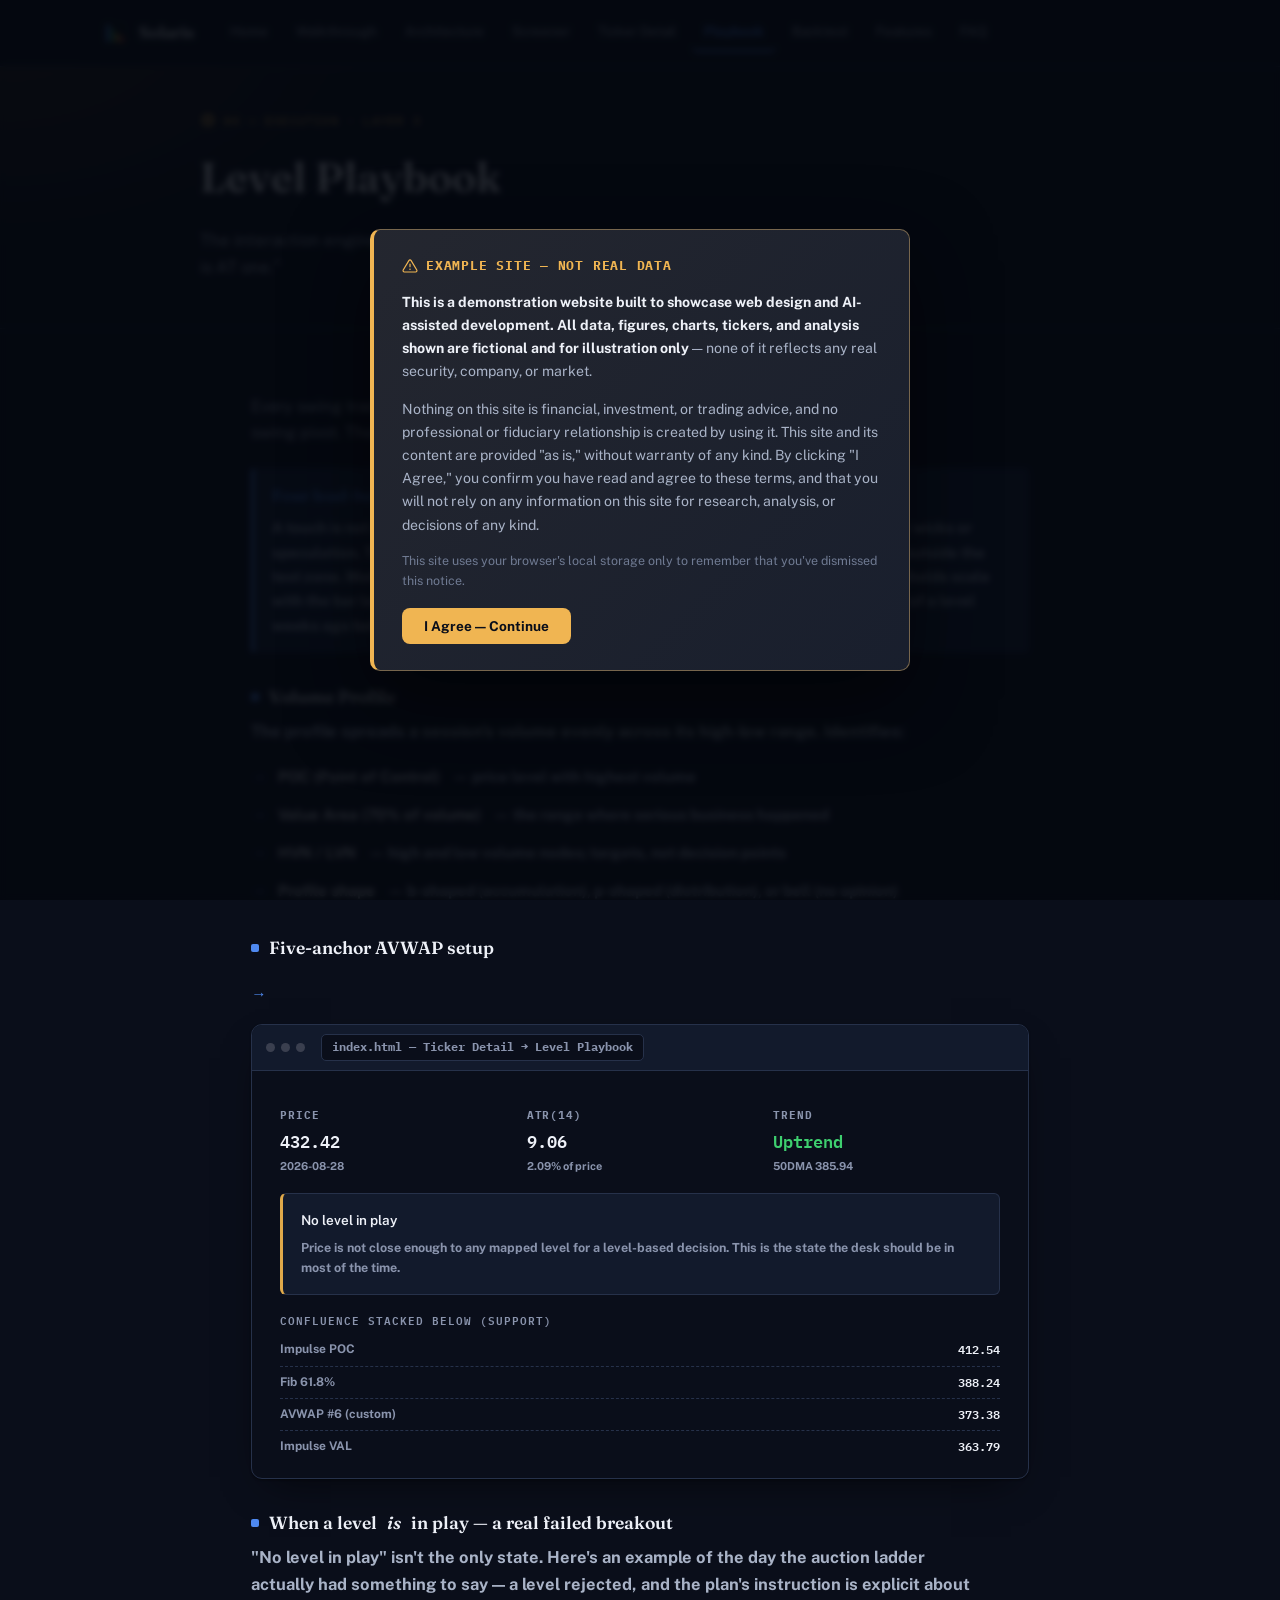
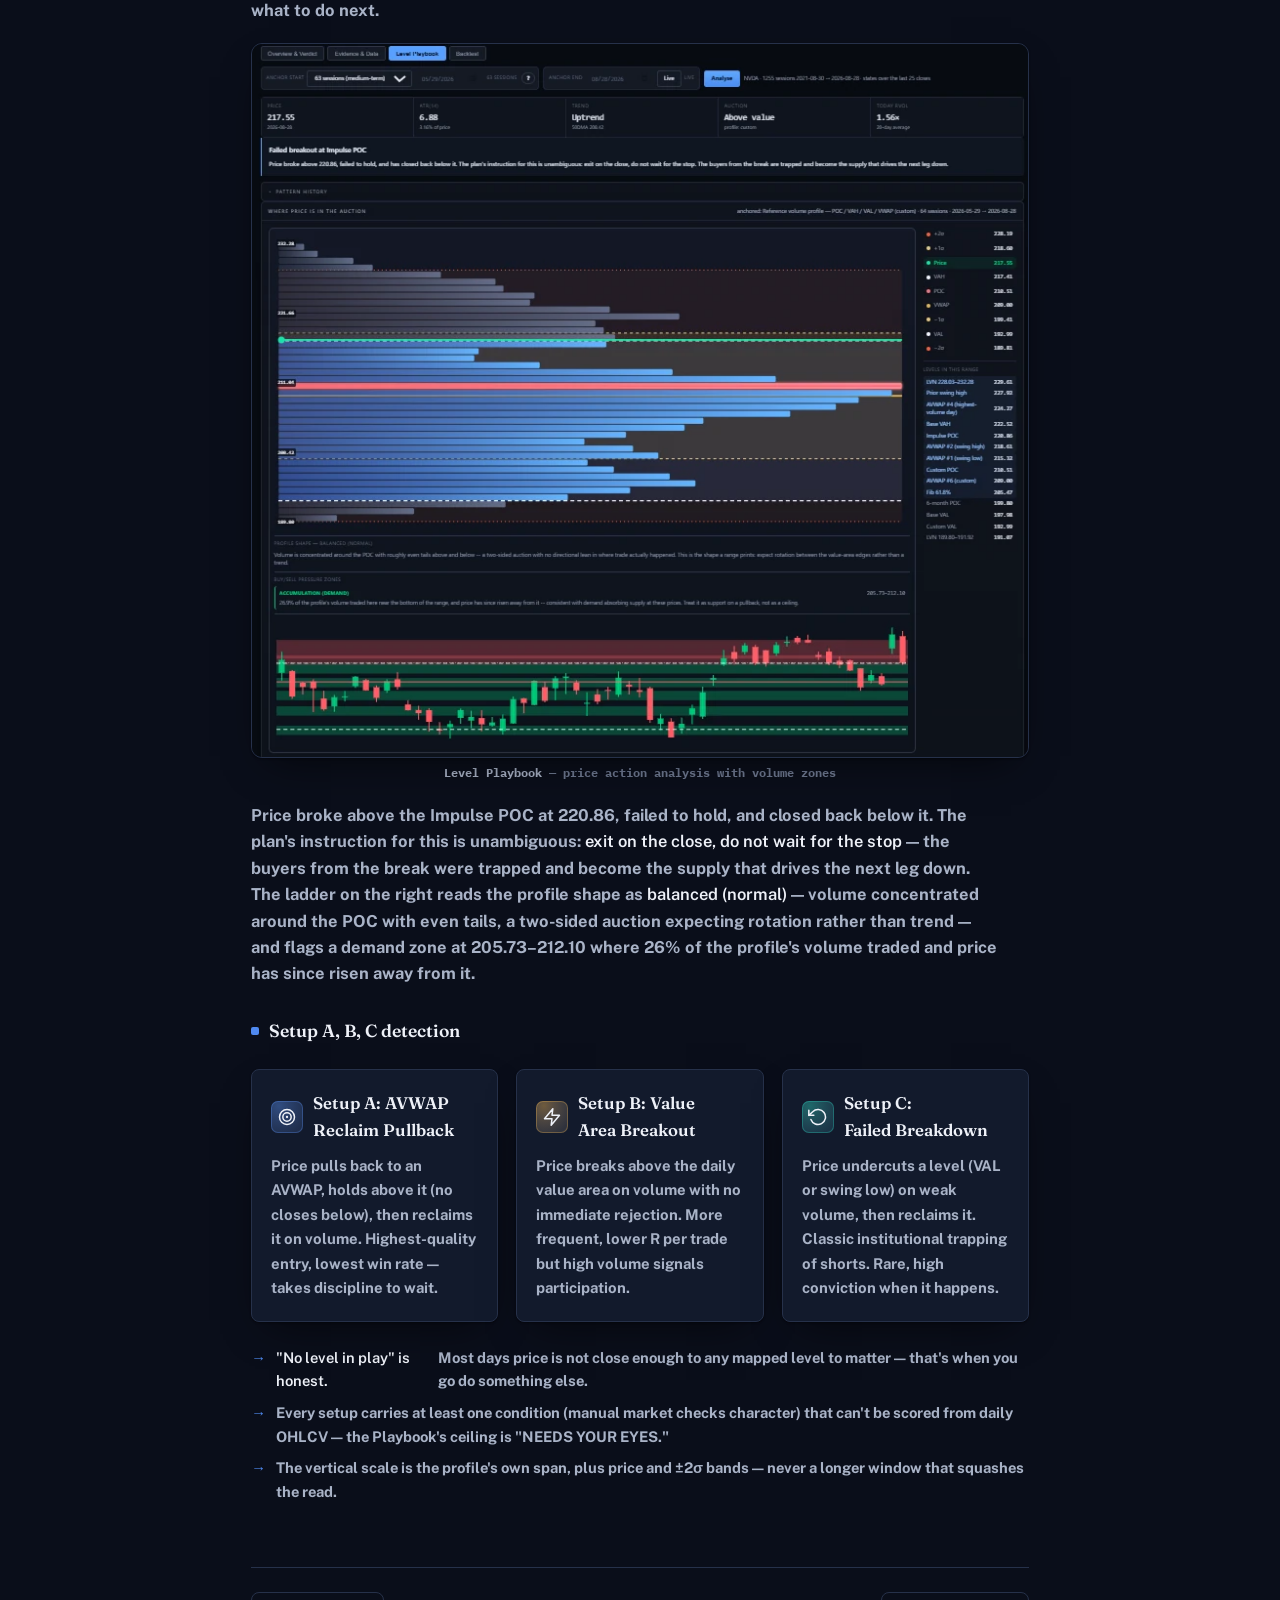
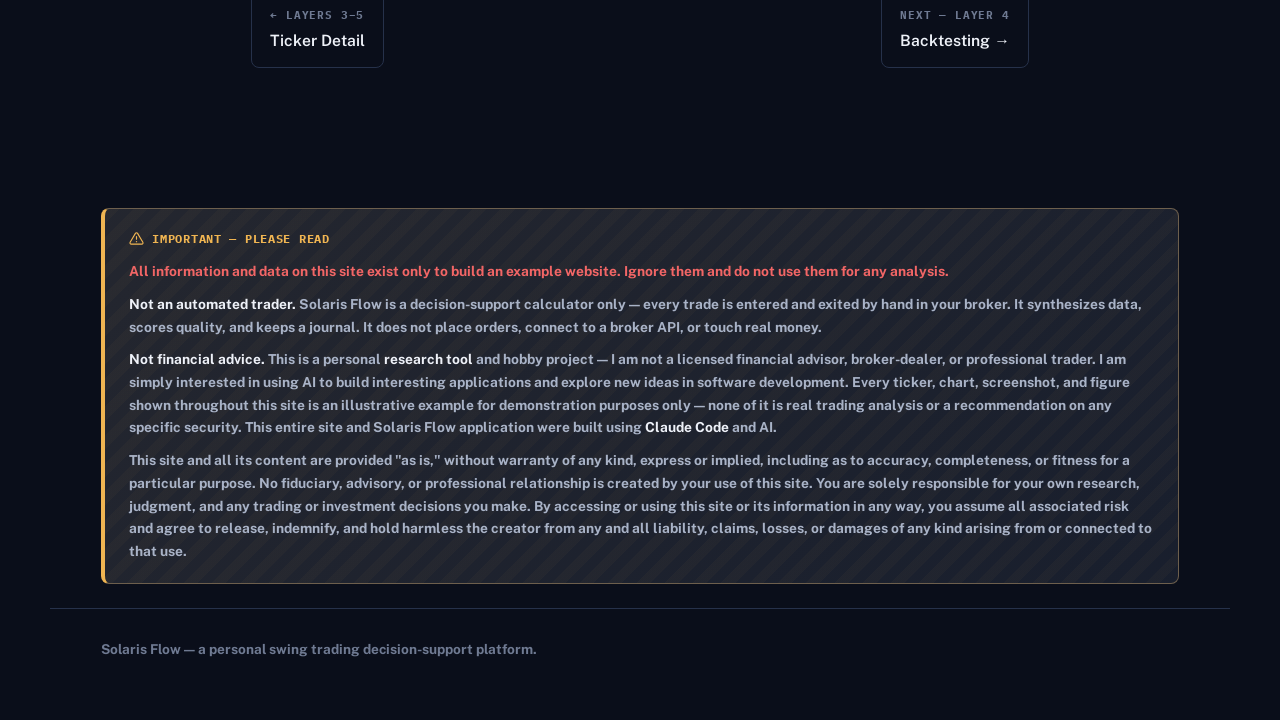
<file: level-playbook.html>
<!doctype html>
<html lang="en">
<head>
<meta charset="UTF-8">
<meta name="viewport" content="width=device-width, initial-scale=1">
<title>Level Playbook — Solaris</title>
<meta name="description" content="Layer 3 of Solaris Flow: the level-interaction engine deciding what to do now that price is at a level.">
<link rel="icon" type="image/png" href="assets/brand-icon.png">
<link rel="preconnect" href="https://fonts.googleapis.com">
<link rel="preconnect" href="https://fonts.gstatic.com" crossorigin>
<link href="https://fonts.googleapis.com/css2?family=Fraunces:opsz,wght@9..144,400;9..144,500;9..144,600;9..144,700&family=Public+Sans:wght@400;500;600;700&family=IBM+Plex+Mono:wght@400;500;600&display=swap" rel="stylesheet">
<link rel="stylesheet" href="assets/style.css">
</head>
<body>
<div id="site-disclaimer-modal" class="disclaimer-modal" role="dialog" aria-modal="true" aria-labelledby="dm-title" hidden>
  <div class="disclaimer-box">
    <div class="dm-title" id="dm-title"><svg><use href="#i-alert-triangle"/></svg>Example Site — Not Real Data</div>
    <p><b>This is a demonstration website built to showcase web design and AI-assisted development. All data, figures, charts, tickers, and analysis shown are fictional and for illustration only</b> — none of it reflects any real security, company, or market.</p>
    <p>Nothing on this site is financial, investment, or trading advice, and no professional or fiduciary relationship is created by using it. This site and its content are provided "as is," without warranty of any kind. By clicking "I Agree," you confirm you have read and agree to these terms, and that you will not rely on any information on this site for research, analysis, or decisions of any kind.</p>
    <p style="font-size:.78rem; color:var(--ink-faint,#8a90a0);">This site uses your browser's local storage only to remember that you've dismissed this notice.</p>
    <button type="button" class="dm-btn" id="disclaimer-ack">I Agree — Continue</button>
  </div>
</div>


<svg style="position:absolute; width:0; height:0; overflow:hidden" aria-hidden="true">
  <defs>
    <symbol id="i-target" viewBox="0 0 24 24"><circle cx="12" cy="12" r="9" fill="none" stroke="currentColor" stroke-width="1.8"/><circle cx="12" cy="12" r="5" fill="none" stroke="currentColor" stroke-width="1.8"/><circle cx="12" cy="12" r="1.4" fill="currentColor" stroke="none"/></symbol>
    <symbol id="i-zap" viewBox="0 0 24 24"><polygon points="13 2 3 14 12 14 11 22 21 10 12 10 13 2" fill="none" stroke="currentColor" stroke-width="1.8" stroke-linejoin="round"/></symbol>
    <symbol id="i-rotate-ccw" viewBox="0 0 24 24"><polyline points="1 4 1 10 7 10" fill="none" stroke="currentColor" stroke-width="1.8" stroke-linecap="round" stroke-linejoin="round"/><path d="M3.51 15a9 9 0 1 0 2.13-9.36L1 10" fill="none" stroke="currentColor" stroke-width="1.8" stroke-linecap="round" stroke-linejoin="round"/></symbol>
    <symbol id="i-github" viewBox="0 0 24 24"><path d="M9 19c-4.3 1.4-4.3-2.5-6-3m12 5v-3.5c0-1 .1-1.4-.5-2 2.8-.3 5.5-1.4 5.5-6a4.6 4.6 0 0 0-1.3-3.2 4.2 4.2 0 0 0-.1-3.2s-1.1-.3-3.5 1.3a12.3 12.3 0 0 0-6.2 0C6.5 2.8 5.4 3.1 5.4 3.1a4.2 4.2 0 0 0-.1 3.2A4.6 4.6 0 0 0 4 9.5c0 4.6 2.7 5.7 5.5 6-.6.6-.6 1.2-.5 2V21" fill="none" stroke="currentColor" stroke-width="1.6" stroke-linecap="round" stroke-linejoin="round"/></symbol>
    <symbol id="i-alert-triangle" viewBox="0 0 24 24"><path d="M10.29 3.86L1.82 18a2 2 0 0 0 1.71 3h16.94a2 2 0 0 0 1.71-3L13.71 3.86a2 2 0 0 0-3.42 0z" fill="none" stroke="currentColor" stroke-width="1.8" stroke-linecap="round" stroke-linejoin="round"/><line x1="12" y1="9" x2="12" y2="13" stroke="currentColor" stroke-width="1.8" stroke-linecap="round"/><line x1="12" y1="17" x2="12.01" y2="17" stroke="currentColor" stroke-width="2.2" stroke-linecap="round"/></symbol>
  </defs>
</svg>

<nav class="topnav">
  <div class="topnav-inner">
    <a href="index.html" class="topnav-brand">
      <span class="brand-mark"><img src="assets/brand-icon.png" alt=""></span>
      Solaris
    </a>
    <div class="topnav-links">
      <a href="index.html">Home</a>
      <a href="walkthrough.html">Walkthrough</a>
      <a href="architecture.html">Architecture</a>
      <a href="screener.html">Screener</a>
      <a href="ticker-detail.html">Ticker Detail</a>
      <a href="level-playbook.html" class="active">Playbook</a>
      <a href="backtesting.html">Backtest</a>
      <a href="features.html">Features</a>
      <a href="faq.html">FAQ</a>
    </div>
  </div>
</nav>

<header class="page-hero ic-amber">
  <div class="page-hero-inner">
    <div class="page-kicker"><svg><use href="#i-target"/></svg>04 — Execution · Layer 3</div>
    <h1>Level Playbook</h1>
    <p class="dek">The interaction engine. Not "where are the levels," but "what do you do now that price is AT one."</p>
  </div>
</header>

<div class="page-shell">
  <section class="stage">
    <p class="lede">
      Every swing trade starts at a level — a volume accumulation zone, a VWAP anchor, a swing pivot. The Playbook <b>reconstructs the 
    <div class="feature-highlight">
      <h4>Four load-bearing design rules (locked in by tests)</h4>
      <p><b>A touch is not a signal; a close is.</b> Every state is decided on daily closes, never on intraday wicks or speculation. <b>TESTING always instructs waiting.</b> A level state is binary only after a close outside the test zone. <b>Materiality floors.</b> A level under 0.15 ATR breaks constantly and is noise; thresholds scale with the bar length. <b>State machine reads in order:</b> rejection before acceptance — a retest of a level weeks ago belongs to that level, not to a later entry.</p>
    </div>

    <div class="substep">
      <h3>Volume Profile</h3>
      <p>The profile <b>spreads a session's volume evenly</b> across its high-low range. Identifies:</p>
    </div>

    <ul class="capability-list">
      <li><b>POC (Point of Control)</b> — price level with highest volume</li>
      <li><b>Value Area (70% of volume)</b> — the range where serious business happened</li>
      <li><b>HVN / LVN</b> — high and low volume nodes; targets, not decision points</li>
      <li><b>Profile shape</b> — b-shaped (accumulation), p-shaped (distribution), or bell (no opinion)</li>
    </ul>

    <div class="substep">
      <h3>Five-anchor AVWAP setup</h3>
    </div>

    <ul class="capability-list">
                  <li><b>                </ul>

    <div class="frame reveal">
      <div class="frame-bar"><div class="frame-dots"><i></i><i></i><i></i></div><span class="frame-url">index.html — Ticker Detail → Level Playbook</span></div>
      <div class="frame-body">
        <div class="kv-grid" style="margin-bottom:18px;">
          <div class="kv"><div class="kl">Price</div><div class="kv2">432.42</div><div class="ksub">2026-08-28</div></div>
          <div class="kv"><div class="kl">ATR(14)</div><div class="kv2">9.06</div><div class="ksub">2.09% of price</div></div>
          <div class="kv"><div class="kl">Trend</div><div class="kv2 good">Uptrend</div><div class="ksub">50DMA 385.94</div></div>
        </div>
        <div class="verdict-box">
          <div class="vh" style="color:var(--app-text)">No level in play</div>
          <p>Price is not close enough to any mapped level for a level-based decision. This is the state the desk should be in most of the time.</p>
        </div>
        <h4>Confluence stacked below (support)</h4>
        <ul class="confluence-list">
          <li>Impulse POC <b>412.54</b></li>
          <li>Fib 61.8% <b>388.24</b></li>
          <li>AVWAP #6 (custom) <b>373.38</b></li>
          <li>Impulse VAL <b>363.79</b></li>
        </ul>
      </div>
    </div>

    <div class="substep">
      <h3>When a level <i>is</i> in play — a real failed breakout</h3>
      <p>"No level in play" isn't the only state. Here's an example of the day the auction ladder actually had something to say — a level rejected, and the plan's instruction is explicit about what to do next.</p>
    </div>

    <div class="shot-frame reveal">
      <img src="assets/screens/level-playbook.jpg" alt="Solaris Flow Level Playbook — price action analysis with volume zones, OHLC bars, support/resistance levels, auction analysis, and setup detection" loading="lazy">
    </div>
    <p class="shot-caption"><b>Level Playbook</b> — price action analysis with volume zones</p>

    <p class="lede">
      Price broke above the Impulse POC at 220.86, failed to hold, and closed back below it. The plan's instruction for this is unambiguous: <b>exit on the close, do not wait for the stop</b> — the buyers from the break were trapped and become the supply that drives the next leg down. The ladder on the right reads the profile shape as <b>balanced (normal)</b> — volume concentrated around the POC with even tails, a two-sided auction expecting rotation rather than trend — and flags a demand zone at 205.73–212.10 where 26% of the profile's volume traded and price has since risen away from it.
    </p>

    <div class="substep">
      <h3>Setup A, B, C detection</h3>
    </div>

    <div class="feature-grid">
      <div class="feature-card reveal ic-blue">
        <h3><svg class="fi-icon"><use href="#i-target"/></svg>Setup A: AVWAP Reclaim Pullback</h3>
        <p>Price pulls back to an AVWAP, holds above it (no closes below), then reclaims it on volume. Highest-quality entry, lowest win rate — takes discipline to wait.</p>
      </div>
      <div class="feature-card reveal ic-amber">
        <h3><svg class="fi-icon"><use href="#i-zap"/></svg>Setup B: Value Area Breakout</h3>
        <p>Price breaks above the daily value area on volume with no immediate rejection. More frequent, lower R per trade but high volume signals participation.</p>
      </div>
      <div class="feature-card reveal ic-teal">
        <h3><svg class="fi-icon"><use href="#i-rotate-ccw"/></svg>Setup C: Failed Breakdown</h3>
        <p>Price undercuts a level (VAL or swing low) on weak volume, then reclaims it. Classic institutional trapping of shorts. Rare, high conviction when it happens.</p>
      </div>
    </div>

    <ul class="lookfor">
      <li><b>"No level in play" is honest.</b> Most days price is not close enough to any mapped level to matter — that's when you go do something else.</li>
      <li>Every setup carries at least one condition (manual market checks character) that can't be scored from daily OHLCV — the Playbook's ceiling is "NEEDS YOUR EYES."</li>
      <li>The vertical scale is the profile's own span, plus price and ±2σ bands — never a longer window that squashes the read.</li>
    </ul>
  </section>

  <div class="page-pager">
    <a href="ticker-detail.html" class="pager-link">
      <span class="pager-label">← Layers 3–5</span>
      <span class="pager-title">Ticker Detail</span>
    </a>
    <a href="backtesting.html" class="pager-link next">
      <span class="pager-label">Next — Layer 4</span>
      <span class="pager-title">Backtesting →</span>
    </a>
  </div>
</div>

<div class="legal-notice">
  <div class="legal-notice-box">
    <div class="legal-notice-inner">
      <div class="ln-title"><svg><use href="#i-alert-triangle"/></svg>Important — Please Read</div>
      <p><b style="color:#f26666;">All information and data on this site exist only to build an example website. Ignore them and do not use them for any analysis.</b></p>
      <p><b>Not an automated trader.</b> Solaris Flow is a decision-support calculator only — every trade is entered and exited by hand in your broker. It synthesizes data, scores quality, and keeps a journal. It does not place orders, connect to a broker API, or touch real money.</p>
      <p><b>Not financial advice.</b> This is a personal <b>research tool</b> and hobby project — I am not a licensed financial advisor, broker-dealer, or professional trader. I am simply interested in using AI to build interesting applications and explore new ideas in software development. Every ticker, chart, screenshot, and figure shown throughout this site is an illustrative example for demonstration purposes only — none of it is real trading analysis or a recommendation on any specific security. This entire site and Solaris Flow application were built using <b>Claude Code</b> and AI.</p><p style="margin-top:10px;">This site and all its content are provided "as is," without warranty of any kind, express or implied, including as to accuracy, completeness, or fitness for a particular purpose. No fiduciary, advisory, or professional relationship is created by your use of this site. You are solely responsible for your own research, judgment, and any trading or investment decisions you make. By accessing or using this site or its information in any way, you assume all associated risk and agree to release, indemnify, and hold harmless the creator from any and all liability, claims, losses, or damages of any kind arising from or connected to that use.</p>
    </div>
  </div>
</div>

<footer class="site-footer">
  <span>Solaris Flow — a personal swing trading decision-support platform.</span>
  
</footer>

<script src="assets/site.js"></script>
</body>
</html>
</file>
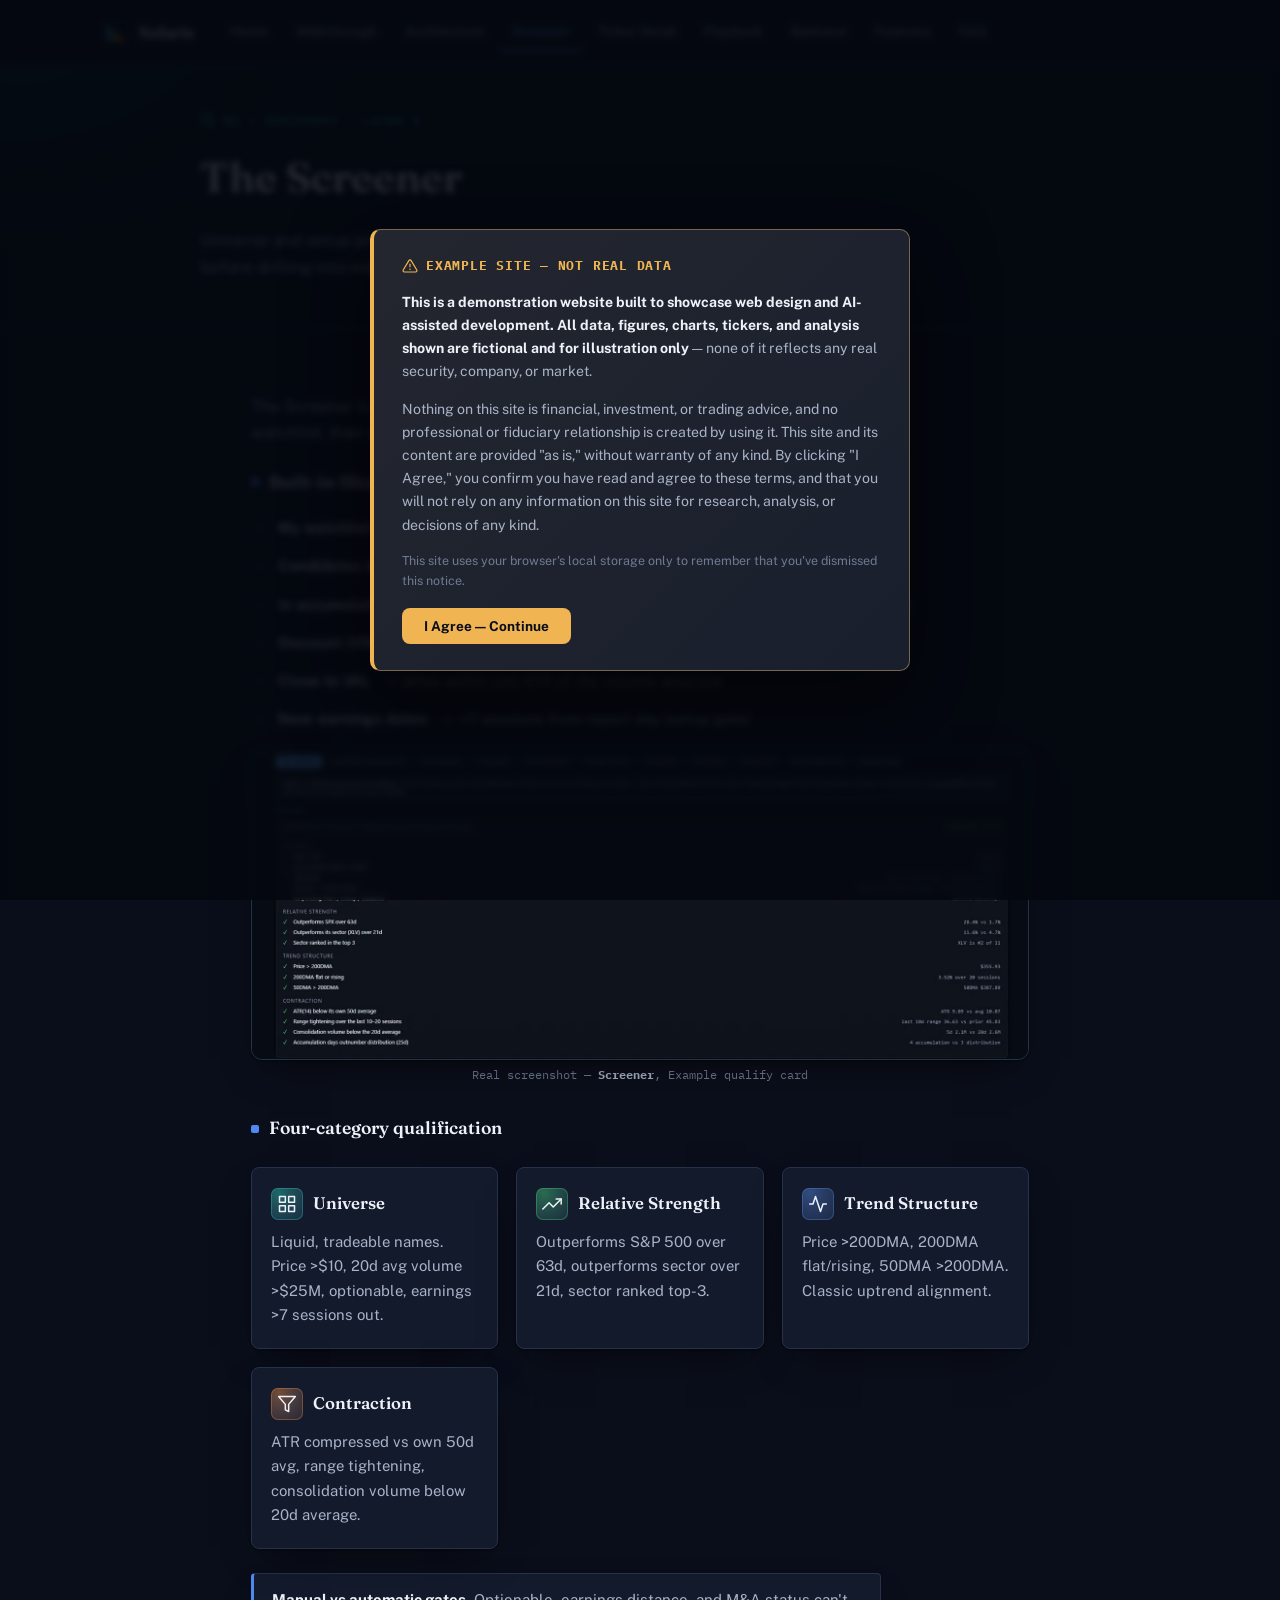
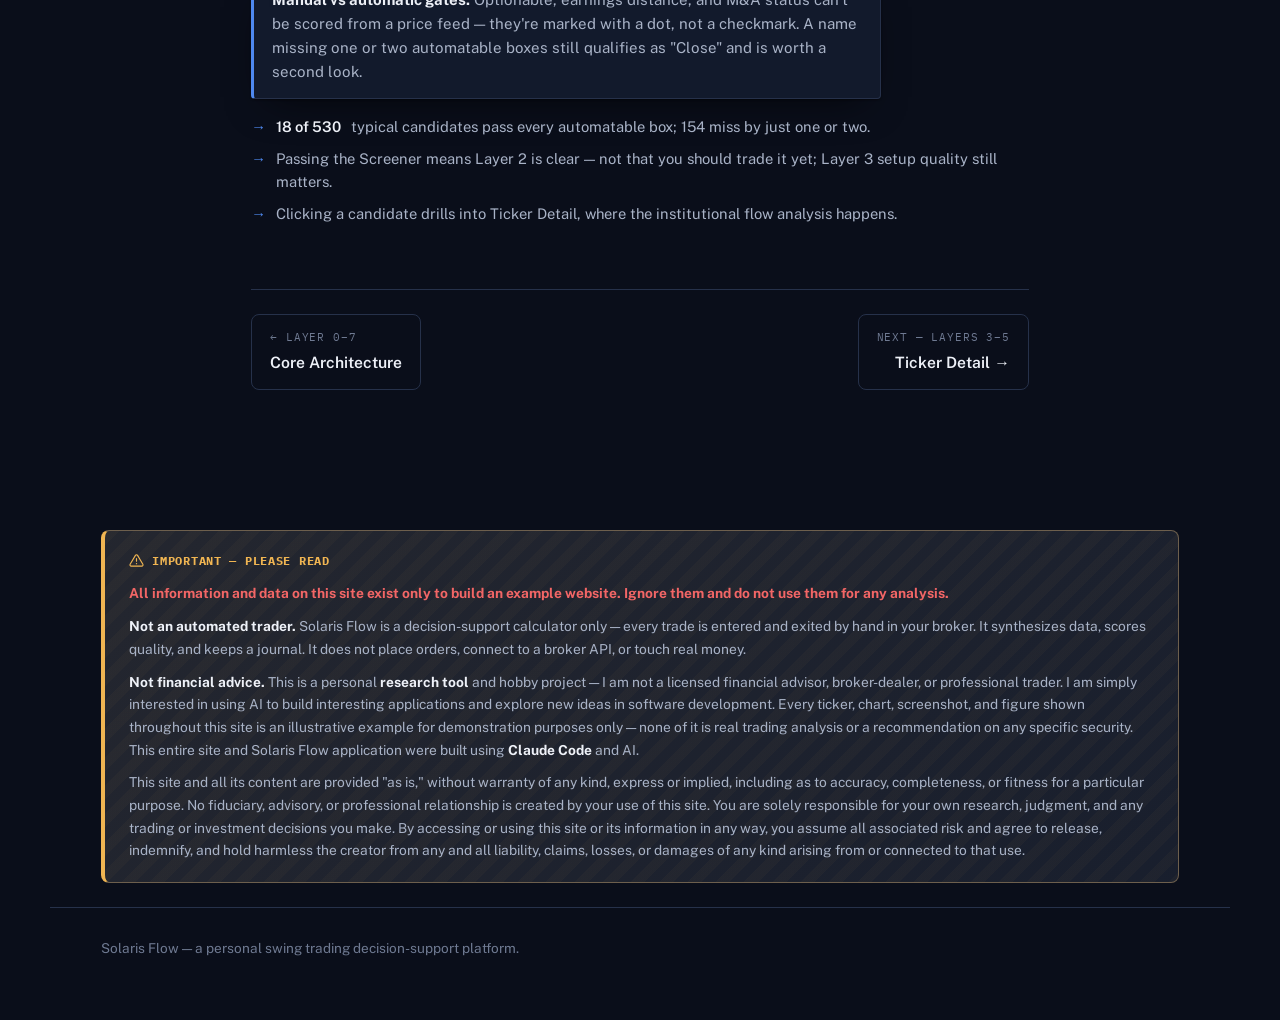
<file: screener.html>
<!doctype html>
<html lang="en">
<head>
<meta charset="UTF-8">
<meta name="viewport" content="width=device-width, initial-scale=1">
<title>The Screener — Solaris</title>
<meta name="description" content="Layer 2 of Solaris Flow: universe and setup preconditions across 500+ tickers.">
<link rel="icon" type="image/png" href="assets/brand-icon.png">
<link rel="preconnect" href="https://fonts.googleapis.com">
<link rel="preconnect" href="https://fonts.gstatic.com" crossorigin>
<link href="https://fonts.googleapis.com/css2?family=Fraunces:opsz,wght@9..144,400;9..144,500;9..144,600;9..144,700&family=Public+Sans:wght@400;500;600;700&family=IBM+Plex+Mono:wght@400;500;600&display=swap" rel="stylesheet">
<link rel="stylesheet" href="assets/style.css">
</head>
<body>
<div id="site-disclaimer-modal" class="disclaimer-modal" role="dialog" aria-modal="true" aria-labelledby="dm-title" hidden>
  <div class="disclaimer-box">
    <div class="dm-title" id="dm-title"><svg><use href="#i-alert-triangle"/></svg>Example Site — Not Real Data</div>
    <p><b>This is a demonstration website built to showcase web design and AI-assisted development. All data, figures, charts, tickers, and analysis shown are fictional and for illustration only</b> — none of it reflects any real security, company, or market.</p>
    <p>Nothing on this site is financial, investment, or trading advice, and no professional or fiduciary relationship is created by using it. This site and its content are provided "as is," without warranty of any kind. By clicking "I Agree," you confirm you have read and agree to these terms, and that you will not rely on any information on this site for research, analysis, or decisions of any kind.</p>
    <p style="font-size:.78rem; color:var(--ink-faint,#8a90a0);">This site uses your browser's local storage only to remember that you've dismissed this notice.</p>
    <button type="button" class="dm-btn" id="disclaimer-ack">I Agree — Continue</button>
  </div>
</div>


<svg style="position:absolute; width:0; height:0; overflow:hidden" aria-hidden="true">
  <defs>
    <symbol id="i-search" viewBox="0 0 24 24"><circle cx="11" cy="11" r="7" fill="none" stroke="currentColor" stroke-width="1.8"/><line x1="21" y1="21" x2="16.3" y2="16.3" stroke="currentColor" stroke-width="1.8" stroke-linecap="round"/></symbol>
    <symbol id="i-grid" viewBox="0 0 24 24"><rect x="3" y="3" width="7" height="7" fill="none" stroke="currentColor" stroke-width="1.8"/><rect x="14" y="3" width="7" height="7" fill="none" stroke="currentColor" stroke-width="1.8"/><rect x="14" y="14" width="7" height="7" fill="none" stroke="currentColor" stroke-width="1.8"/><rect x="3" y="14" width="7" height="7" fill="none" stroke="currentColor" stroke-width="1.8"/></symbol>
    <symbol id="i-trending-up" viewBox="0 0 24 24"><polyline points="23 6 13.5 15.5 8.5 10.5 1 18" fill="none" stroke="currentColor" stroke-width="1.8" stroke-linecap="round" stroke-linejoin="round"/><polyline points="17 6 23 6 23 12" fill="none" stroke="currentColor" stroke-width="1.8" stroke-linecap="round" stroke-linejoin="round"/></symbol>
    <symbol id="i-activity" viewBox="0 0 24 24"><polyline points="22 12 18 12 15 21 9 3 6 12 2 12" fill="none" stroke="currentColor" stroke-width="1.8" stroke-linecap="round" stroke-linejoin="round"/></symbol>
    <symbol id="i-filter" viewBox="0 0 24 24"><polygon points="22 3 2 3 10 12.46 10 19 14 21 14 12.46 22 3" fill="none" stroke="currentColor" stroke-width="1.8" stroke-linecap="round" stroke-linejoin="round"/></symbol>
    <symbol id="i-github" viewBox="0 0 24 24"><path d="M9 19c-4.3 1.4-4.3-2.5-6-3m12 5v-3.5c0-1 .1-1.4-.5-2 2.8-.3 5.5-1.4 5.5-6a4.6 4.6 0 0 0-1.3-3.2 4.2 4.2 0 0 0-.1-3.2s-1.1-.3-3.5 1.3a12.3 12.3 0 0 0-6.2 0C6.5 2.8 5.4 3.1 5.4 3.1a4.2 4.2 0 0 0-.1 3.2A4.6 4.6 0 0 0 4 9.5c0 4.6 2.7 5.7 5.5 6-.6.6-.6 1.2-.5 2V21" fill="none" stroke="currentColor" stroke-width="1.6" stroke-linecap="round" stroke-linejoin="round"/></symbol>
    <symbol id="i-alert-triangle" viewBox="0 0 24 24"><path d="M10.29 3.86L1.82 18a2 2 0 0 0 1.71 3h16.94a2 2 0 0 0 1.71-3L13.71 3.86a2 2 0 0 0-3.42 0z" fill="none" stroke="currentColor" stroke-width="1.8" stroke-linecap="round" stroke-linejoin="round"/><line x1="12" y1="9" x2="12" y2="13" stroke="currentColor" stroke-width="1.8" stroke-linecap="round"/><line x1="12" y1="17" x2="12.01" y2="17" stroke="currentColor" stroke-width="2.2" stroke-linecap="round"/></symbol>
  </defs>
</svg>

<nav class="topnav">
  <div class="topnav-inner">
    <a href="index.html" class="topnav-brand">
      <span class="brand-mark"><img src="assets/brand-icon.png" alt=""></span>
      Solaris
    </a>
    <div class="topnav-links">
      <a href="index.html">Home</a>
      <a href="walkthrough.html">Walkthrough</a>
      <a href="architecture.html">Architecture</a>
      <a href="screener.html" class="active">Screener</a>
      <a href="ticker-detail.html">Ticker Detail</a>
      <a href="level-playbook.html">Playbook</a>
      <a href="backtesting.html">Backtest</a>
      <a href="features.html">Features</a>
      <a href="faq.html">FAQ</a>
    </div>
  </div>
</nav>

<header class="page-hero ic-teal">
  <div class="page-hero-inner">
    <div class="page-kicker"><svg><use href="#i-search"/></svg>02 — Discovery · Layer 2</div>
    <h1>The Screener</h1>
    <p class="dek">Universe and setup preconditions. Find candidates that clear the automatable bar before drilling into individual charts.</p>
  </div>
</header>

<div class="page-shell">
  <section class="stage">
    <p class="lede">
      The Screener is the entry point: <b>sort 500+ tickers</b> by preset filters or create your own watchlist, then see which names qualify against four categories of rules.
    </p>

    <div class="substep" style="margin-top:0;">
      <h3>Built-in filters</h3>
    </div>

    <ul class="capability-list">
      <li><b>My watchlist</b> — custom selection from portfolio, notes, or manual entry</li>
      <li><b>Candidates in leading sectors</b> — XLS, XLE, XLV, etc., ranked in top 3 of 11 sectors</li>
      <li><b>In accumulation</b> — institutional net buying over last 90 days (historical data + nowcast)</li>
      <li><b>Discount (VWAP)</b> — price below the daily VWAP over last 20 sessions</li>
      <li><b>Close to VAL</b> — price within one ATR of the volume-area low</li>
      <li><b>Near earnings dates</b> — >7 sessions from report day (setup gate)</li>
    </ul>

    <div class="shot-frame reveal">
      <img src="assets/screens/screener.jpg" alt="Solaris Flow Screener — Example qualify card showing 12/12 across Universe, Relative Strength, Trend Structure, and Contraction categories" loading="lazy">
    </div>
    <p class="shot-caption">Real screenshot — <b>Screener</b>, Example qualify card</p>


    <div class="substep">
      <h3>Four-category qualification</h3>
    </div>

    <div class="feature-grid">
      <div class="feature-card reveal ic-teal">
        <h3><svg class="fi-icon"><use href="#i-grid"/></svg>Universe</h3>
        <p>Liquid, tradeable names. Price >$10, 20d avg volume >$25M, optionable, earnings >7 sessions out.</p>
      </div>
      <div class="feature-card reveal ic-green">
        <h3><svg class="fi-icon"><use href="#i-trending-up"/></svg>Relative Strength</h3>
        <p>Outperforms S&P 500 over 63d, outperforms sector over 21d, sector ranked top-3.</p>
      </div>
      <div class="feature-card reveal ic-blue">
        <h3><svg class="fi-icon"><use href="#i-activity"/></svg>Trend Structure</h3>
        <p>Price >200DMA, 200DMA flat/rising, 50DMA >200DMA. Classic uptrend alignment.</p>
      </div>
      <div class="feature-card reveal ic-orange">
        <h3><svg class="fi-icon"><use href="#i-filter"/></svg>Contraction</h3>
        <p>ATR compressed vs own 50d avg, range tightening, consolidation volume below 20d average.</p>
      </div>
    </div>

    <div class="note">
      <b>Manual vs automatic gates.</b> Optionable, earnings distance, and M&A status can't be scored from a price feed — they're marked with a dot, not a checkmark. A name missing one or two automatable boxes still qualifies as "Close" and is worth a second look.
    </div>

    <ul class="lookfor">
      <li><b>18 of 530</b> typical candidates pass every automatable box; 154 miss by just one or two.</li>
      <li>Passing the Screener means Layer 2 is clear — not that you should trade it yet; Layer 3 setup quality still matters.</li>
      <li>Clicking a candidate drills into Ticker Detail, where the institutional flow analysis happens.</li>
    </ul>
  </section>

  <div class="page-pager">
    <a href="architecture.html" class="pager-link">
      <span class="pager-label">← Layer 0–7</span>
      <span class="pager-title">Core Architecture</span>
    </a>
    <a href="ticker-detail.html" class="pager-link next">
      <span class="pager-label">Next — Layers 3–5</span>
      <span class="pager-title">Ticker Detail →</span>
    </a>
  </div>
</div>

<div class="legal-notice">
  <div class="legal-notice-box">
    <div class="legal-notice-inner">
      <div class="ln-title"><svg><use href="#i-alert-triangle"/></svg>Important — Please Read</div>
      <p><b style="color:#f26666;">All information and data on this site exist only to build an example website. Ignore them and do not use them for any analysis.</b></p>
      <p><b>Not an automated trader.</b> Solaris Flow is a decision-support calculator only — every trade is entered and exited by hand in your broker. It synthesizes data, scores quality, and keeps a journal. It does not place orders, connect to a broker API, or touch real money.</p>
      <p><b>Not financial advice.</b> This is a personal <b>research tool</b> and hobby project — I am not a licensed financial advisor, broker-dealer, or professional trader. I am simply interested in using AI to build interesting applications and explore new ideas in software development. Every ticker, chart, screenshot, and figure shown throughout this site is an illustrative example for demonstration purposes only — none of it is real trading analysis or a recommendation on any specific security. This entire site and Solaris Flow application were built using <b>Claude Code</b> and AI.</p><p style="margin-top:10px;">This site and all its content are provided "as is," without warranty of any kind, express or implied, including as to accuracy, completeness, or fitness for a particular purpose. No fiduciary, advisory, or professional relationship is created by your use of this site. You are solely responsible for your own research, judgment, and any trading or investment decisions you make. By accessing or using this site or its information in any way, you assume all associated risk and agree to release, indemnify, and hold harmless the creator from any and all liability, claims, losses, or damages of any kind arising from or connected to that use.</p>
    </div>
  </div>
</div>

<footer class="site-footer">
  <span>Solaris Flow — a personal swing trading decision-support platform.</span>
  
</footer>

<script src="assets/site.js"></script>
</body>
</html>
</file>
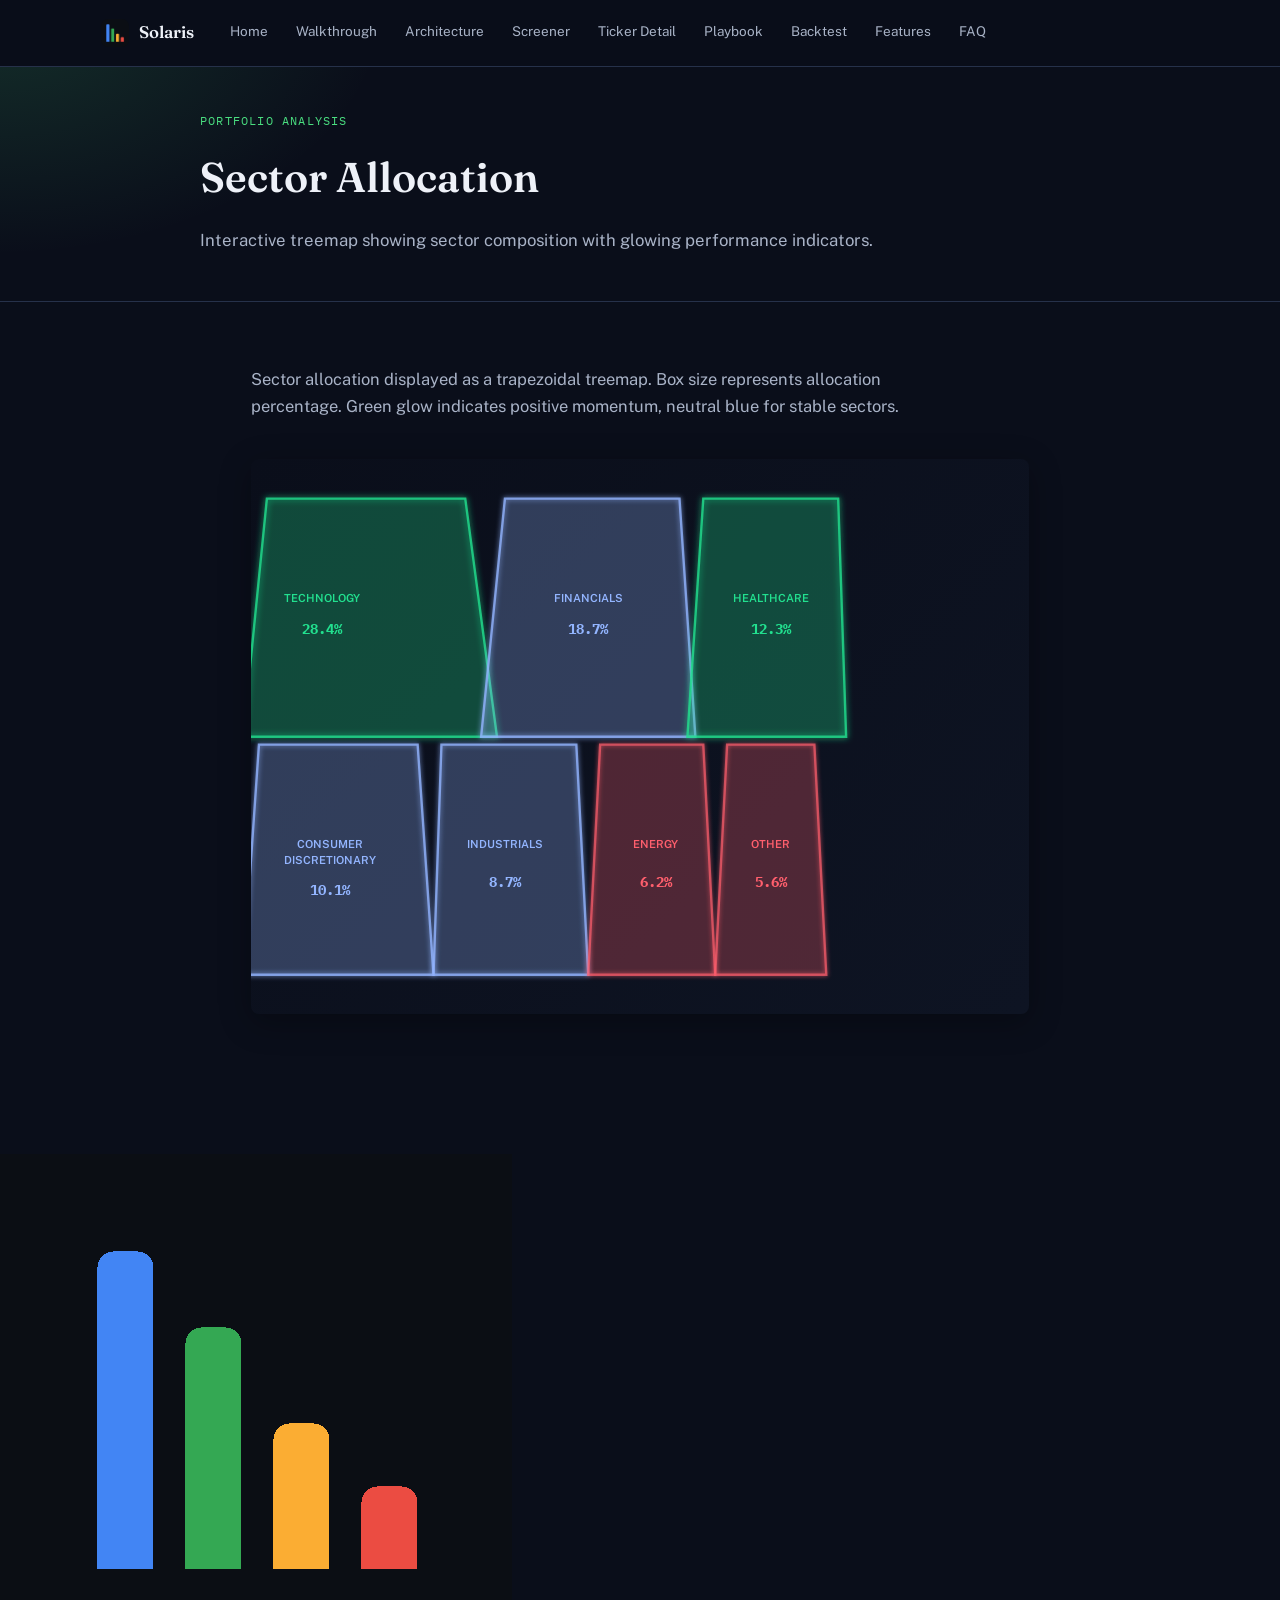
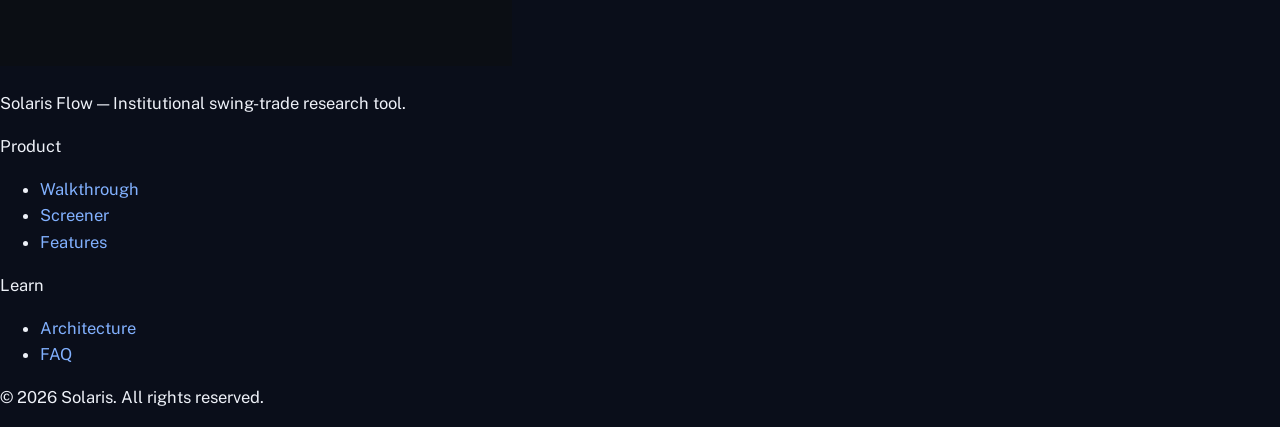
<file: sector-allocation.html>
<!doctype html>
<html lang="en">
<head>
<meta charset="UTF-8">
<meta name="viewport" content="width=device-width, initial-scale=1">
<title>Sector Allocation — Solaris</title>
<meta name="description" content="Sector allocation treemap with glowing interactive boxes.">
<link rel="icon" type="image/png" href="assets/brand-icon.png">
<link rel="preconnect" href="https://fonts.googleapis.com">
<link rel="preconnect" href="https://fonts.gstatic.com" crossorigin>
<link href="https://fonts.googleapis.com/css2?family=Fraunces:opsz,wght@9..144,400;9..144,500;9..144,600;9..144,700&family=Public+Sans:wght@400;500;600;700&family=IBM+Plex+Mono:wght@400;500;600&display=swap" rel="stylesheet">
<link rel="stylesheet" href="assets/style.css">
<style>
  .treemap-container {
    position: relative;
    width: 100%;
    max-width: 900px;
    margin: 40px auto;
    aspect-ratio: 1.4;
    background: linear-gradient(135deg, rgba(10,14,26,.5), rgba(18,26,44,.5));
    border-radius: 8px;
    overflow: hidden;
    box-shadow: 0 8px 32px rgba(0,0,0,.3);
  }

  svg.treemap {
    width: 100%;
    height: 100%;
    display: block;
  }

  .sector-box {
    transition: filter 0.3s ease;
  }

  .sector-box:hover {
    filter: brightness(1.15);
  }

  .sector-label {
    font-family: 'Public Sans', sans-serif;
    font-weight: 600;
    font-size: 14px;
    pointer-events: none;
  }

  .sector-value {
    font-family: 'IBM Plex Mono', monospace;
    font-size: 18px;
    font-weight: 700;
    pointer-events: none;
  }

  @keyframes sectorGlowPulse {
    0%, 100% { filter: drop-shadow(0 0 4px rgba(78, 137, 240, 0.4)); }
    50% { filter: drop-shadow(0 0 16px rgba(78, 137, 240, 0.8)) drop-shadow(0 0 24px rgba(78, 137, 240, 0.5)); }
  }

  .sector-box {
    animation: sectorGlowPulse 3s ease-in-out infinite;
  }

  .sector-box.positive {
    fill: rgba(34, 224, 143, 0.15);
    stroke: rgba(34, 224, 143, 0.8);
  }

  .sector-box.neutral {
    fill: rgba(147, 181, 255, 0.15);
    stroke: rgba(147, 181, 255, 0.8);
  }

  .sector-box.negative {
    fill: rgba(255, 95, 109, 0.15);
    stroke: rgba(255, 95, 109, 0.7);
  }
</style>
</head>
<body>

<nav class="topnav">
  <div class="topnav-inner">
    <a href="index.html" class="topnav-brand">
      <span class="brand-mark"><img src="assets/brand-icon.png" alt=""></span>
      Solaris
    </a>
    <div class="topnav-links">
      <a href="index.html">Home</a>
      <a href="walkthrough.html">Walkthrough</a>
      <a href="architecture.html">Architecture</a>
      <a href="screener.html">Screener</a>
      <a href="ticker-detail.html">Ticker Detail</a>
      <a href="level-playbook.html">Playbook</a>
      <a href="backtesting.html">Backtest</a>
      <a href="features.html">Features</a>
      <a href="faq.html">FAQ</a>
    </div>
  </div>
</nav>

<header class="page-hero ic-green">
  <div class="page-hero-inner">
    <div class="page-kicker">Portfolio Analysis</div>
    <h1>Sector Allocation</h1>
    <p class="dek">Interactive treemap showing sector composition with glowing performance indicators.</p>
  </div>
</header>

<div class="page-shell">
  <section class="stage">
    <p class="lede">Sector allocation displayed as a trapezoidal treemap. Box size represents allocation percentage. Green glow indicates positive momentum, neutral blue for stable sectors.</p>

    <div class="treemap-container">
      <svg class="treemap" viewBox="0 0 1000 700" preserveAspectRatio="xMidYMid slice">
        <defs>
          <filter id="greenGlow">
            <feGaussianBlur stdDeviation="4" result="coloredBlur"/>
            <feMerge>
              <feMergeNode in="coloredBlur"/>
              <feMergeNode in="SourceGraphic"/>
            </feMerge>
          </filter>
          <filter id="blueGlow">
            <feGaussianBlur stdDeviation="3.5" result="coloredBlur"/>
            <feMerge>
              <feMergeNode in="coloredBlur"/>
              <feMergeNode in="SourceGraphic"/>
            </feMerge>
          </filter>
          <filter id="redGlow">
            <feGaussianBlur stdDeviation="3" result="coloredBlur"/>
            <feMerge>
              <feMergeNode in="coloredBlur"/>
              <feMergeNode in="SourceGraphic"/>
            </feMerge>
          </filter>
        </defs>

        <!-- Technology 28.4% -->
        <polygon class="sector-box positive" points="30,50 280,50 320,350 0,350" stroke-width="3" filter="url(#greenGlow)"/>
        <text class="sector-label" x="100" y="180" fill="#22e08f" text-anchor="middle">TECHNOLOGY</text>
        <text class="sector-value" x="100" y="220" fill="#22e08f" text-anchor="middle">28.4%</text>

        <!-- Financials 18.7% -->
        <polygon class="sector-box neutral" points="330,50 550,50 570,350 300,350" stroke-width="3" filter="url(#blueGlow)"/>
        <text class="sector-label" x="435" y="180" fill="#93b5ff" text-anchor="middle">FINANCIALS</text>
        <text class="sector-value" x="435" y="220" fill="#93b5ff" text-anchor="middle">18.7%</text>

        <!-- Healthcare 12.3% -->
        <polygon class="sector-box positive" points="580,50 750,50 760,350 560,350" stroke-width="3" filter="url(#greenGlow)"/>
        <text class="sector-label" x="665" y="180" fill="#22e08f" text-anchor="middle">HEALTHCARE</text>
        <text class="sector-value" x="665" y="220" fill="#22e08f" text-anchor="middle">12.3%</text>

        <!-- Consumer Discretionary 10.1% -->
        <polygon class="sector-box neutral" points="20,360 220,360 240,650 0,650" stroke-width="3" filter="url(#blueGlow)"/>
        <text class="sector-label" x="110" y="490" fill="#93b5ff" text-anchor="middle" font-size="12">CONSUMER</text>
        <text class="sector-label" x="110" y="510" fill="#93b5ff" text-anchor="middle" font-size="12">DISCRETIONARY</text>
        <text class="sector-value" x="110" y="550" fill="#93b5ff" text-anchor="middle">10.1%</text>

        <!-- Industrials 8.7% -->
        <polygon class="sector-box neutral" points="250,360 420,360 435,650 240,650" stroke-width="3" filter="url(#blueGlow)"/>
        <text class="sector-label" x="330" y="490" fill="#93b5ff" text-anchor="middle">INDUSTRIALS</text>
        <text class="sector-value" x="330" y="540" fill="#93b5ff" text-anchor="middle">8.7%</text>

        <!-- Energy 6.2% -->
        <polygon class="sector-box negative" points="450,360 580,360 595,650 435,650" stroke-width="3" filter="url(#redGlow)"/>
        <text class="sector-label" x="520" y="490" fill="#ff5f6d" text-anchor="middle">ENERGY</text>
        <text class="sector-value" x="520" y="540" fill="#ff5f6d" text-anchor="middle">6.2%</text>

        <!-- Other 5.6% -->
        <polygon class="sector-box negative" points="610,360 720,360 735,650 595,650" stroke-width="3" filter="url(#redGlow)"/>
        <text class="sector-label" x="665" y="490" fill="#ff5f6d" text-anchor="middle">OTHER</text>
        <text class="sector-value" x="665" y="540" fill="#ff5f6d" text-anchor="middle">5.6%</text>
      </svg>
    </div>
  </section>
</div>

<footer class="footer">
  <div class="footer-inner">
    <div class="footer-col">
      <div class="footer-mark"><img src="assets/brand-icon.png" alt="Solaris"></div>
      <p class="footer-text">Solaris Flow — Institutional swing-trade research tool.</p>
    </div>
    <div class="footer-col">
      <div class="footer-head">Product</div>
      <ul class="footer-nav">
        <li><a href="walkthrough.html">Walkthrough</a></li>
        <li><a href="screener.html">Screener</a></li>
        <li><a href="features.html">Features</a></li>
      </ul>
    </div>
    <div class="footer-col">
      <div class="footer-head">Learn</div>
      <ul class="footer-nav">
        <li><a href="architecture.html">Architecture</a></li>
        <li><a href="faq.html">FAQ</a></li>
      </ul>
    </div>
  </div>
  <div class="footer-bottom">
    <p>© 2026 Solaris. All rights reserved.</p>
  </div>
</footer>

</body>
</html>
</file>
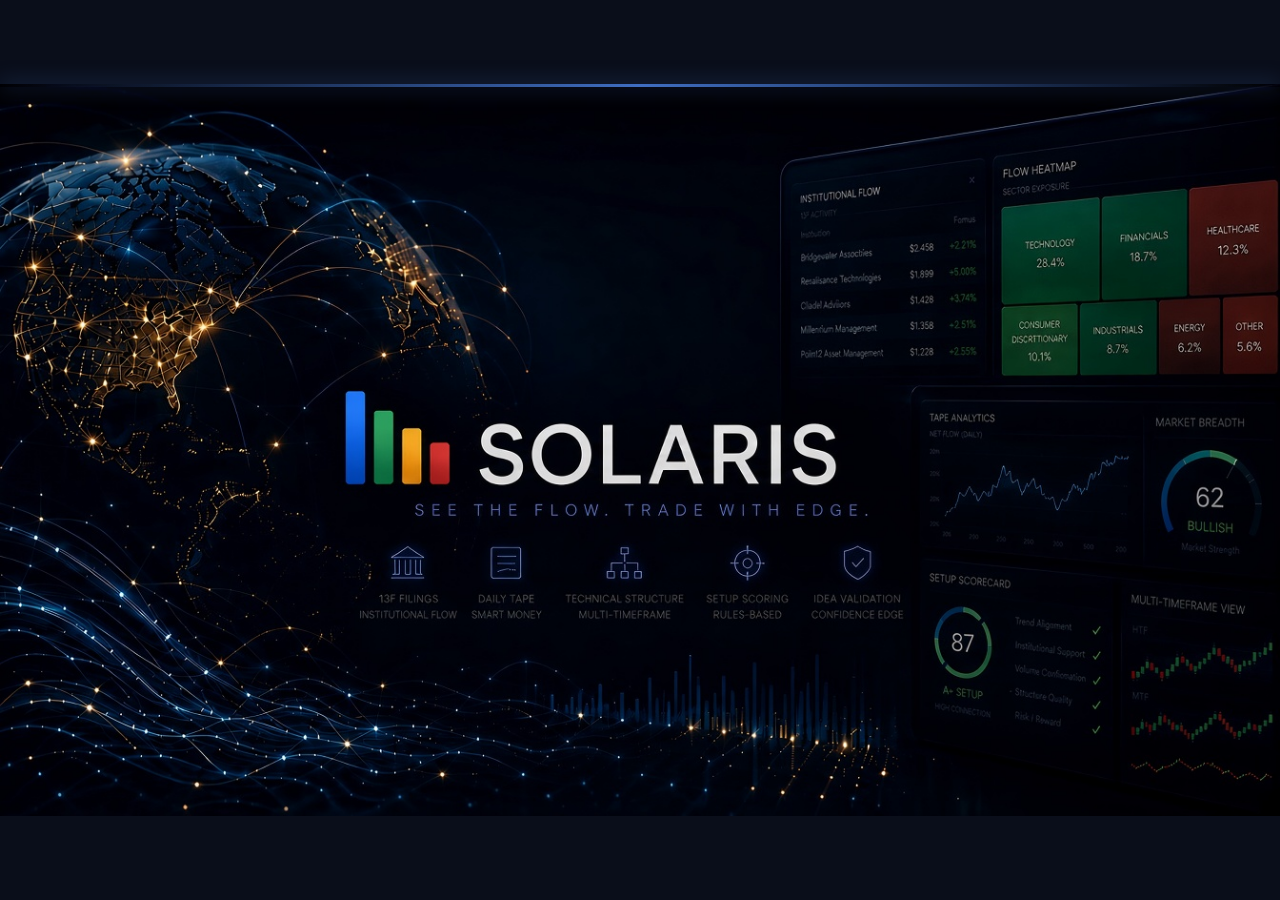
<file: solaris-animated-hero.html>
<!DOCTYPE html>
<html lang="en">
<head>
<meta charset="UTF-8">
<meta name="viewport" content="width=device-width, initial-scale=1.0">
<title>Solaris - Animated Dashboard</title>
<style>
* { margin: 0; padding: 0; box-sizing: border-box; }
body {
  background: #0a0e1a;
  font-family: 'Arial', sans-serif;
  overflow: hidden;
  height: 100vh;
  display: flex;
  align-items: center;
  justify-content: center;
}

.container {
  position: relative;
  width: 100%;
  height: 100%;
  max-width: calc(100vh * 1344 / 768);
  max-height: calc(100vw * 768 / 1344);
  aspect-ratio: 1344 / 768;
  margin: auto;
}

.overlay {
  position: absolute;
  top: 0;
  left: 0;
  width: 100%;
  height: 100%;
  pointer-events: none;
}

/* Glowing network arc lines over the globe */
.globe-lines {
  position: absolute;
  top: 0;
  left: 0;
  width: 100%;
  height: 100%;
}

.globe-line {
  fill: none;
  stroke-width: 1.4;
  stroke-linecap: round;
  animation: globeLineGlow 8s ease-in-out infinite;
}

@keyframes globeLineGlow {
  0% { stroke: #22e08f; opacity: 0.95; filter: drop-shadow(0 0 7px rgba(34, 224, 143, 0.9)) drop-shadow(0 0 18px rgba(34, 224, 143, 0.5)); }
  12.5% { opacity: 0.3; filter: drop-shadow(0 0 2px rgba(34, 224, 143, 0.3)); }
  25% { stroke: #ffc94a; opacity: 0.95; filter: drop-shadow(0 0 7px rgba(255, 201, 74, 0.9)) drop-shadow(0 0 18px rgba(255, 201, 74, 0.5)); }
  37.5% { opacity: 0.3; filter: drop-shadow(0 0 2px rgba(255, 201, 74, 0.3)); }
  50% { stroke: #d6f0ff; opacity: 0.95; filter: drop-shadow(0 0 7px rgba(214, 240, 255, 0.95)) drop-shadow(0 0 18px rgba(214, 240, 255, 0.55)); }
  62.5% { opacity: 0.3; filter: drop-shadow(0 0 2px rgba(214, 240, 255, 0.3)); }
  75% { stroke: #ff5f6d; opacity: 0.95; filter: drop-shadow(0 0 7px rgba(255, 95, 109, 0.9)) drop-shadow(0 0 18px rgba(255, 95, 109, 0.5)); }
  87.5% { opacity: 0.3; filter: drop-shadow(0 0 2px rgba(255, 95, 109, 0.3)); }
  100% { stroke: #22e08f; opacity: 0.95; filter: drop-shadow(0 0 7px rgba(34, 224, 143, 0.9)) drop-shadow(0 0 18px rgba(34, 224, 143, 0.5)); }
}

/* White glow that shimmers letter-by-letter across the SOLARIS wordmark (no box, hugs the glyphs) */
.solaris-glow {
  position: absolute;
  inset: 0;
}
.solaris-glow span {
  position: absolute;
  top: 46.48%;
  height: 8.07%;
  display: flex;
  align-items: center;
  justify-content: center;
  line-height: 1;
  font-family: Arial, sans-serif;
  font-weight: 700;
  font-size: clamp(10px, 3.2vw, 46px);
  color: transparent;
  animation: solarisLetterGlow 3.2s ease-in-out infinite;
}
/* precise per-letter position, measured from the source image */
.solaris-glow span:nth-child(1) { left: 37.50%; width: 3.27%; }
.solaris-glow span:nth-child(2) { left: 41.59%; width: 4.54%; border-radius: 50%; border: 2px solid transparent; color: transparent; animation-name: solarisRingGlow; }
.solaris-glow span:nth-child(3) { left: 47.10%; width: 2.83%; }
.solaris-glow span:nth-child(4) { left: 50.74%; width: 4.09%; animation-name: solarisLetterGlowSoft; }
.solaris-glow span:nth-child(5) { left: 55.80%; width: 3.35%; }
.solaris-glow span:nth-child(6) { left: 60.27%; width: 0.67%; animation-name: solarisLetterGlowSoft; }
.solaris-glow span:nth-child(7) { left: 61.90%; width: 3.27%; }

@keyframes solarisLetterGlow {
  0%, 100% { text-shadow: 0 0 5px rgba(147, 181, 255, 0.14); }
  50% { text-shadow: 0 0 13px rgba(147, 181, 255, 0.85), 0 0 26px rgba(79, 137, 240, 0.55); }
}

/* O rendered as an actual ring (not a font glyph) so it sits exactly on the real letter's circular stroke */
@keyframes solarisRingGlow {
  0%, 100% { border-color: rgba(147, 181, 255, 0.3); box-shadow: 0 0 6px rgba(79, 137, 240, 0.4); }
  50% { border-color: rgba(191, 215, 255, 1); box-shadow: 0 0 20px rgba(79, 137, 240, 0.9), inset 0 0 12px rgba(147, 181, 255, 0.55); }
}

/* dimmer peak for narrower letters (A, I) so the word doesn't glow uniformly bright */
@keyframes solarisLetterGlowSoft {
  0%, 100% { text-shadow: 0 0 4px rgba(147, 181, 255, 0.1); }
  50% { text-shadow: 0 0 8px rgba(147, 181, 255, 0.5), 0 0 16px rgba(79, 137, 240, 0.3); }
}

/* Scan line effect */
.scan-line {
  position: absolute;
  top: 0;
  left: 0;
  width: 100%;
  height: 3px;
  background: linear-gradient(90deg, transparent, rgba(79, 137, 240, 0.8), transparent);
  box-shadow: 0 0 20px rgba(79, 137, 240, 0.6);
  animation: scanMove 5s linear infinite;
}

@keyframes scanMove {
  0% {
    top: 0;
  }
  100% {
    top: 100%;
  }
}

/* Glowing metric numbers - aligned to gauge numerals (invisible text, glow only) */
.metric-glow {
  position: absolute;
  transform: translate(-50%, -50%);
  line-height: 1;
  font-size: clamp(12px, 1.55vw, 22px);
  font-weight: bold;
  font-family: Arial, sans-serif;
  color: transparent;
  animation: metricGlow 2.5s ease-in-out infinite;
}

/* "62" - Market Breadth gauge */
.metric-glow:nth-child(9) {
  left: 94.38%;
  top: 56.51%;
  animation-delay: 0s;
}

/* "87" - Setup Scorecard gauge */
.metric-glow:nth-child(10) {
  left: 75.19%;
  top: 76.24%;
  animation-delay: 0.6s;
}

@keyframes metricGlow {
  0%, 100% {
    text-shadow: 0 0 10px rgba(74, 222, 128, 0.35), 0 0 3px rgba(74, 222, 128, 0.2);
  }
  50% {
    text-shadow: 0 0 22px rgba(74, 222, 128, 0.85), 0 0 42px rgba(74, 222, 128, 0.45);
  }
}

/* Logo bars glow - transparent fill, halo only (never hides the real bar underneath) */
.logo-bar-glow {
  position: absolute;
  border-radius: 3px;
  background: transparent;
  animation: logoBarPulse 2s ease-in-out infinite;
}

.logo-bar-glow:nth-child(11) {
  left: 27.01%;
  width: 1.41%;
  bottom: 45.57%;
  height: 12.5%;
  --glow: 91, 147, 245;
  animation-delay: 0s;
}

.logo-bar-glow:nth-child(12) {
  left: 29.24%;
  width: 1.41%;
  bottom: 45.57%;
  height: 9.77%;
  --glow: 45, 212, 191;
  animation-delay: 0.2s;
}

.logo-bar-glow:nth-child(13) {
  left: 31.47%;
  width: 1.41%;
  bottom: 45.57%;
  height: 7.29%;
  --glow: 251, 146, 60;
  animation-delay: 0.4s;
}

.logo-bar-glow:nth-child(14) {
  left: 33.63%;
  width: 1.41%;
  bottom: 45.57%;
  height: 5.47%;
  --glow: 241, 104, 90;
  animation-delay: 0.6s;
}

@keyframes logoBarPulse {
  0%, 100% {
    box-shadow: 0 0 14px 2px rgba(var(--glow), 0.55), inset 0 0 10px rgba(var(--glow), 0.35);
  }
  50% {
    box-shadow: 0 0 32px 4px rgba(var(--glow), 0.95), inset 0 0 18px rgba(var(--glow), 0.6);
  }
}
</style>
</head>
<body>

<div class="container">
  <img src="assets/hero-banner.jpg" alt="Solaris Dashboard" style="position: absolute; width: 100%; height: 100%; object-fit: cover; z-index: 1;">
  <div class="overlay" style="z-index: 2;">
    <!-- Glowing network arc lines over the globe -->
    <svg class="globe-lines" viewBox="0 0 1344 768" preserveAspectRatio="none">
      <defs>
        <linearGradient id="rayFadeGrad" x1="0" y1="0" x2="1" y2="0">
          <stop offset="0%" stop-color="#fff" stop-opacity="0" />
          <stop offset="12%" stop-color="#fff" stop-opacity="1" />
          <stop offset="78%" stop-color="#fff" stop-opacity="1" />
          <stop offset="100%" stop-color="#fff" stop-opacity="0" />
        </linearGradient>
        <mask id="rayFade" maskUnits="objectBoundingBox" maskContentUnits="objectBoundingBox" x="0" y="0" width="1" height="1">
          <rect x="0" y="0" width="1" height="1" fill="url(#rayFadeGrad)" />
        </mask>
      </defs>
      <path class="globe-line" mask="url(#rayFade)" d="M240,230 C400,55 650,55 810,150" style="animation-delay:0s" />
      <path class="globe-line" mask="url(#rayFade)" d="M240,230 C450,185 660,190 910,260" style="animation-delay:1.33s" />
      <path class="globe-line" mask="url(#rayFade)" d="M240,230 C420,20 600,10 780,60" style="animation-delay:2.66s" />
      <path class="globe-line" mask="url(#rayFade)" d="M240,230 C500,140 750,150 980,220" style="animation-delay:4s" />
      <path class="globe-line" mask="url(#rayFade)" d="M240,230 C380,170 560,150 760,180" style="animation-delay:5.33s" />
      <path class="globe-line" mask="url(#rayFade)" d="M240,230 C330,120 470,70 640,90" style="animation-delay:6.66s" />
    </svg>

    <!-- Letter-by-letter shimmer across SOLARIS wordmark -->
    <div class="solaris-glow"><span style="animation-delay:0s">S</span><span style="animation-delay:.18s">O</span><span style="animation-delay:.36s">L</span><span style="animation-delay:.54s">A</span><span style="animation-delay:.72s">R</span><span style="animation-delay:.9s">I</span><span style="animation-delay:1.08s">S</span></div>

    <!-- Metric glows -->
    <div class="metric-glow">62</div>
    <div class="metric-glow">87</div>

    <!-- Logo bar glows -->
    <div class="logo-bar-glow"></div>
    <div class="logo-bar-glow"></div>
    <div class="logo-bar-glow"></div>
    <div class="logo-bar-glow"></div>

    <!-- Scan line -->
    <div class="scan-line"></div>
  </div>
</div>

</body>
</html>
</file>
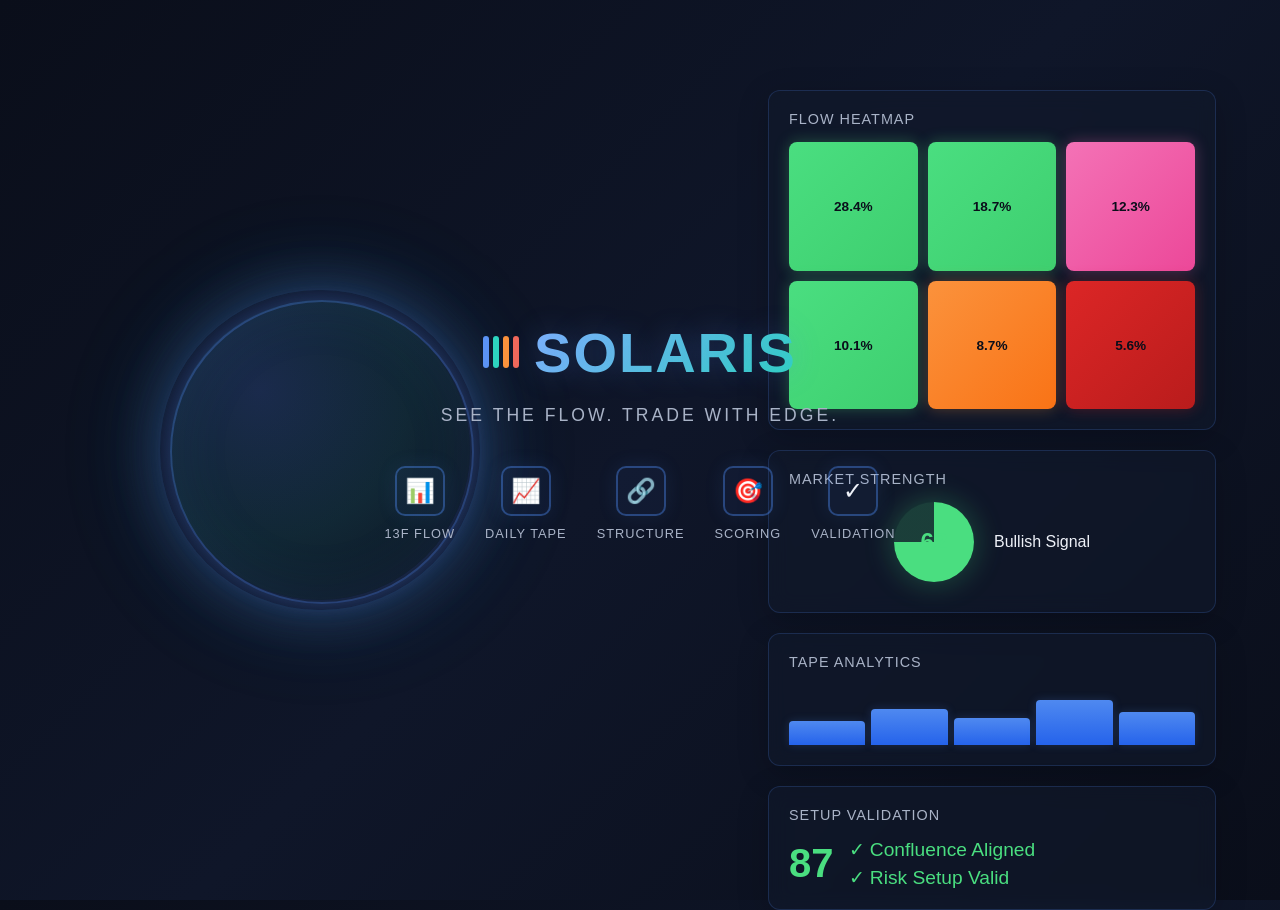
<file: solaris-dashboard.html>
<!DOCTYPE html>
<html lang="en">
<head>
<meta charset="UTF-8">
<meta name="viewport" content="width=device-width, initial-scale=1.0">
<title>Solaris - Animated Dashboard</title>
<style>
* { margin: 0; padding: 0; box-sizing: border-box; }
body {
  background: linear-gradient(135deg, #0a0e1a 0%, #0f1629 50%, #0a0e1a 100%);
  color: #eef1f8;
  font-family: 'Arial', sans-serif;
  overflow: hidden;
  height: 100vh;
}

.container {
  width: 100%;
  height: 100%;
  display: flex;
  align-items: center;
  justify-content: center;
  position: relative;
  padding: 40px;
}

/* Globe Animation */
.globe-section {
  position: absolute;
  left: 5%;
  width: 40%;
  height: 100%;
  display: flex;
  align-items: center;
  justify-content: center;
}

.globe {
  width: 300px;
  height: 300px;
  border-radius: 50%;
  background: radial-gradient(circle at 30% 30%, rgba(79, 137, 240, 0.2), rgba(45, 212, 191, 0.1), rgba(10, 14, 26, 0.8));
  position: relative;
  box-shadow: 0 0 60px rgba(79, 137, 240, 0.3), inset 0 0 60px rgba(79, 137, 240, 0.1);
  animation: globeRotate 20s linear infinite;
}

@keyframes globeRotate {
  0% { transform: rotateY(0deg) rotateX(15deg); }
  100% { transform: rotateY(360deg) rotateX(15deg); }
}

.globe::before {
  content: '';
  position: absolute;
  width: 100%;
  height: 100%;
  border-radius: 50%;
  border: 2px solid rgba(79, 137, 240, 0.3);
  box-shadow: 0 0 20px rgba(79, 137, 240, 0.2);
  animation: globePulse 3s ease-in-out infinite;
}

@keyframes globePulse {
  0%, 100% { box-shadow: 0 0 20px rgba(79, 137, 240, 0.2); }
  50% { box-shadow: 0 0 40px rgba(79, 137, 240, 0.4); }
}

.globe-glow {
  position: absolute;
  width: 320px;
  height: 320px;
  border-radius: 50%;
  box-shadow: 0 0 80px rgba(79, 137, 240, 0.2), 0 0 120px rgba(45, 212, 191, 0.1);
  animation: glowPulse 4s ease-in-out infinite;
}

@keyframes glowPulse {
  0%, 100% { box-shadow: 0 0 80px rgba(79, 137, 240, 0.2), 0 0 120px rgba(45, 212, 191, 0.1); }
  50% { box-shadow: 0 0 100px rgba(79, 137, 240, 0.4), 0 0 150px rgba(45, 212, 191, 0.2); }
}

/* Center Content */
.center-content {
  text-align: center;
  position: relative;
  z-index: 10;
  animation: fadeInCenter 1s ease-out;
}

@keyframes fadeInCenter {
  from { opacity: 0; transform: scale(0.9); }
  to { opacity: 1; transform: scale(1); }
}

.logo {
  display: flex;
  align-items: center;
  justify-content: center;
  gap: 15px;
  margin-bottom: 20px;
}

.logo-bars {
  display: flex;
  gap: 4px;
  height: 32px;
}

.bar {
  width: 6px;
  border-radius: 3px;
  animation: barPulse 2s ease-in-out infinite;
}

.bar:nth-child(1) { background: #5b93f5; animation-delay: 0s; }
.bar:nth-child(2) { background: #2dd4bf; animation-delay: 0.2s; }
.bar:nth-child(3) { background: #fb923c; animation-delay: 0.4s; }
.bar:nth-child(4) { background: #f1685a; animation-delay: 0.6s; }

@keyframes barPulse {
  0%, 100% { height: 32px; opacity: 0.6; }
  50% { height: 48px; opacity: 1; }
}

.solaris-title {
  font-size: 3.5em;
  font-weight: 700;
  letter-spacing: 2px;
  background: linear-gradient(135deg, #82b1ff 0%, #2dd4bf 100%);
  -webkit-background-clip: text;
  -webkit-text-fill-color: transparent;
  background-clip: text;
  text-shadow: 0 0 30px rgba(79, 137, 240, 0.3);
  animation: titleGlow 3s ease-in-out infinite;
}

@keyframes titleGlow {
  0%, 100% { text-shadow: 0 0 30px rgba(79, 137, 240, 0.3); }
  50% { text-shadow: 0 0 60px rgba(79, 137, 240, 0.6), 0 0 40px rgba(45, 212, 191, 0.3); }
}

.tagline {
  font-size: 1.1em;
  color: #a9b3c7;
  letter-spacing: 3px;
  margin-bottom: 40px;
  animation: fadeInUp 1.2s ease-out;
}

@keyframes fadeInUp {
  from { opacity: 0; transform: translateY(20px); }
  to { opacity: 1; transform: translateY(0); }
}

/* Features Grid */
.features {
  display: flex;
  gap: 30px;
  justify-content: center;
  margin-bottom: 40px;
  animation: fadeInUp 1.4s ease-out;
}

.feature {
  display: flex;
  flex-direction: column;
  align-items: center;
  gap: 10px;
  cursor: pointer;
  transition: all 0.3s ease;
}

.feature-icon {
  width: 50px;
  height: 50px;
  border: 2px solid rgba(79, 137, 240, 0.4);
  border-radius: 10px;
  display: flex;
  align-items: center;
  justify-content: center;
  font-size: 24px;
  background: rgba(79, 137, 240, 0.05);
  box-shadow: 0 0 20px rgba(79, 137, 240, 0.1);
  transition: all 0.3s ease;
}

.feature:hover .feature-icon {
  border-color: #4f89f0;
  box-shadow: 0 0 30px rgba(79, 137, 240, 0.3);
  background: rgba(79, 137, 240, 0.15);
  transform: translateY(-5px);
}

.feature-label {
  font-size: 0.8em;
  color: #a9b3c7;
  text-transform: uppercase;
  letter-spacing: 1px;
}

/* Right Panel */
.right-panel {
  position: absolute;
  right: 5%;
  width: 35%;
  height: 80%;
  display: flex;
  flex-direction: column;
  gap: 20px;
}

.data-panel {
  background: rgba(18, 26, 44, 0.6);
  border: 1px solid rgba(79, 137, 240, 0.2);
  border-radius: 12px;
  padding: 20px;
  backdrop-filter: blur(10px);
  box-shadow: 0 8px 32px rgba(0, 0, 0, 0.2);
  transition: all 0.3s ease;
  animation: slideInRight 1s ease-out;
}

.data-panel:hover {
  border-color: rgba(79, 137, 240, 0.5);
  box-shadow: 0 8px 32px rgba(79, 137, 240, 0.15);
  transform: translateY(-5px);
}

@keyframes slideInRight {
  from { opacity: 0; transform: translateX(50px); }
  to { opacity: 1; transform: translateX(0); }
}

.panel-title {
  font-size: 0.9em;
  color: #a9b3c7;
  text-transform: uppercase;
  letter-spacing: 1px;
  margin-bottom: 15px;
}

.heatmap {
  display: grid;
  grid-template-columns: repeat(3, 1fr);
  gap: 10px;
}

.heatmap-cell {
  aspect-ratio: 1;
  border-radius: 8px;
  display: flex;
  align-items: center;
  justify-content: center;
  color: #0a0e1a;
  font-weight: bold;
  font-size: 0.85em;
  background: linear-gradient(135deg, #4ade80 0%, #3ecf6f 100%);
  box-shadow: 0 0 15px rgba(78, 222, 128, 0.3);
  animation: heatmapPulse 2s ease-in-out infinite;
}

.heatmap-cell:nth-child(1) { animation-delay: 0s; background: linear-gradient(135deg, #4ade80 0%, #3ecf6f 100%); }
.heatmap-cell:nth-child(2) { animation-delay: 0.2s; background: linear-gradient(135deg, #4ade80 0%, #3ecf6f 100%); }
.heatmap-cell:nth-child(3) { animation-delay: 0.4s; background: linear-gradient(135deg, #f472b6 0%, #ec4899 100%); box-shadow: 0 0 15px rgba(244, 114, 182, 0.3); }
.heatmap-cell:nth-child(4) { animation-delay: 0.6s; background: linear-gradient(135deg, #4ade80 0%, #3ecf6f 100%); }
.heatmap-cell:nth-child(5) { animation-delay: 0.8s; background: linear-gradient(135deg, #fb923c 0%, #f97316 100%); box-shadow: 0 0 15px rgba(251, 146, 60, 0.3); }
.heatmap-cell:nth-child(6) { animation-delay: 1s; background: linear-gradient(135deg, #dc2626 0%, #b91c1c 100%); box-shadow: 0 0 15px rgba(220, 38, 38, 0.3); }

@keyframes heatmapPulse {
  0% {
    transform: scale(1);
    box-shadow: 0 0 10px rgba(78, 222, 128, 0.2);
    filter: brightness(0.95);
  }
  50% {
    transform: scale(1.08);
    box-shadow: 0 0 30px rgba(78, 222, 128, 0.6), inset 0 0 15px rgba(78, 222, 128, 0.2);
    filter: brightness(1.2);
  }
  100% {
    transform: scale(1);
    box-shadow: 0 0 10px rgba(78, 222, 128, 0.2);
    filter: brightness(0.95);
  }
}

.score-display {
  display: flex;
  align-items: center;
  justify-content: center;
  gap: 20px;
  margin: 10px 0;
}

.score-circle {
  width: 80px;
  height: 80px;
  border-radius: 50%;
  background: conic-gradient(#4ade80 0deg, #4ade80 270deg, rgba(74, 222, 128, 0.2) 270deg);
  display: flex;
  align-items: center;
  justify-content: center;
  font-size: 1.5em;
  font-weight: bold;
  color: #4ade80;
  box-shadow: 0 0 30px rgba(74, 222, 128, 0.3);
  animation: scoreRotate 4s linear infinite;
}

@keyframes scoreRotate {
  0%, 100% { box-shadow: 0 0 30px rgba(74, 222, 128, 0.3); }
  50% { box-shadow: 0 0 50px rgba(74, 222, 128, 0.5); }
}

.chart-bars {
  display: flex;
  align-items: flex-end;
  gap: 6px;
  height: 60px;
  margin-top: 10px;
}

.chart-bar {
  flex: 1;
  background: linear-gradient(180deg, #4f89f0 0%, #2563eb 100%);
  border-radius: 4px 4px 0 0;
  box-shadow: 0 0 10px rgba(79, 137, 240, 0.2);
  animation: barWave 3s ease-in-out infinite;
}

.chart-bar:nth-child(1) { animation-delay: 0s; height: 40%; }
.chart-bar:nth-child(2) { animation-delay: 0.3s; height: 60%; }
.chart-bar:nth-child(3) { animation-delay: 0.6s; height: 45%; }
.chart-bar:nth-child(4) { animation-delay: 0.9s; height: 75%; }
.chart-bar:nth-child(5) { animation-delay: 1.2s; height: 55%; }

@keyframes barWave {
  0% {
    box-shadow: 0 0 10px rgba(79, 137, 240, 0.2), inset 0 0 10px rgba(79, 137, 240, 0.1);
    filter: brightness(0.9);
  }
  50% {
    box-shadow: 0 0 30px rgba(79, 137, 240, 0.6), inset 0 0 20px rgba(79, 137, 240, 0.3);
    filter: brightness(1.3);
    transform: scaleY(1.1);
  }
  100% {
    box-shadow: 0 0 10px rgba(79, 137, 240, 0.2), inset 0 0 10px rgba(79, 137, 240, 0.1);
    filter: brightness(0.9);
  }
}

.checkmark {
  font-size: 1.2em;
  color: #4ade80;
  animation: checkPulse 2s ease-in-out infinite;
}

@keyframes checkPulse {
  0%, 100% { opacity: 0.6; transform: scale(1); }
  50% { opacity: 1; transform: scale(1.2); }
}
</style>
</head>
<body>

<div class="container">
  <div class="globe-section">
    <div class="globe-glow"></div>
    <div class="globe"></div>
  </div>

  <div class="center-content">
    <div class="logo">
      <div class="logo-bars">
        <div class="bar"></div>
        <div class="bar"></div>
        <div class="bar"></div>
        <div class="bar"></div>
      </div>
      <div class="solaris-title">SOLARIS</div>
    </div>

    <div class="tagline">SEE THE FLOW. TRADE WITH EDGE.</div>

    <div class="features">
      <div class="feature">
        <div class="feature-icon">📊</div>
        <div class="feature-label">13F Flow</div>
      </div>
      <div class="feature">
        <div class="feature-icon">📈</div>
        <div class="feature-label">Daily Tape</div>
      </div>
      <div class="feature">
        <div class="feature-icon">🔗</div>
        <div class="feature-label">Structure</div>
      </div>
      <div class="feature">
        <div class="feature-icon">🎯</div>
        <div class="feature-label">Scoring</div>
      </div>
      <div class="feature">
        <div class="feature-icon">✓</div>
        <div class="feature-label">Validation</div>
      </div>
    </div>
  </div>

  <div class="right-panel">
    <div class="data-panel">
      <div class="panel-title">Flow Heatmap</div>
      <div class="heatmap">
        <div class="heatmap-cell">28.4%</div>
        <div class="heatmap-cell">18.7%</div>
        <div class="heatmap-cell">12.3%</div>
        <div class="heatmap-cell">10.1%</div>
        <div class="heatmap-cell">8.7%</div>
        <div class="heatmap-cell">5.6%</div>
      </div>
    </div>

    <div class="data-panel">
      <div class="panel-title">Market Strength</div>
      <div class="score-display">
        <div class="score-circle">62</div>
        <div>Bullish Signal</div>
      </div>
    </div>

    <div class="data-panel">
      <div class="panel-title">Tape Analytics</div>
      <div class="chart-bars">
        <div class="chart-bar"></div>
        <div class="chart-bar"></div>
        <div class="chart-bar"></div>
        <div class="chart-bar"></div>
        <div class="chart-bar"></div>
      </div>
    </div>

    <div class="data-panel">
      <div class="panel-title">Setup Validation</div>
      <div style="display: flex; gap: 15px; align-items: center;">
        <div style="font-size: 2.5em; font-weight: bold; color: #4ade80;">87</div>
        <div>
          <div class="checkmark">✓ Confluence Aligned</div>
          <div class="checkmark" style="margin-top: 5px;">✓ Risk Setup Valid</div>
        </div>
      </div>
    </div>
  </div>
</div>

</body>
</html>
</file>
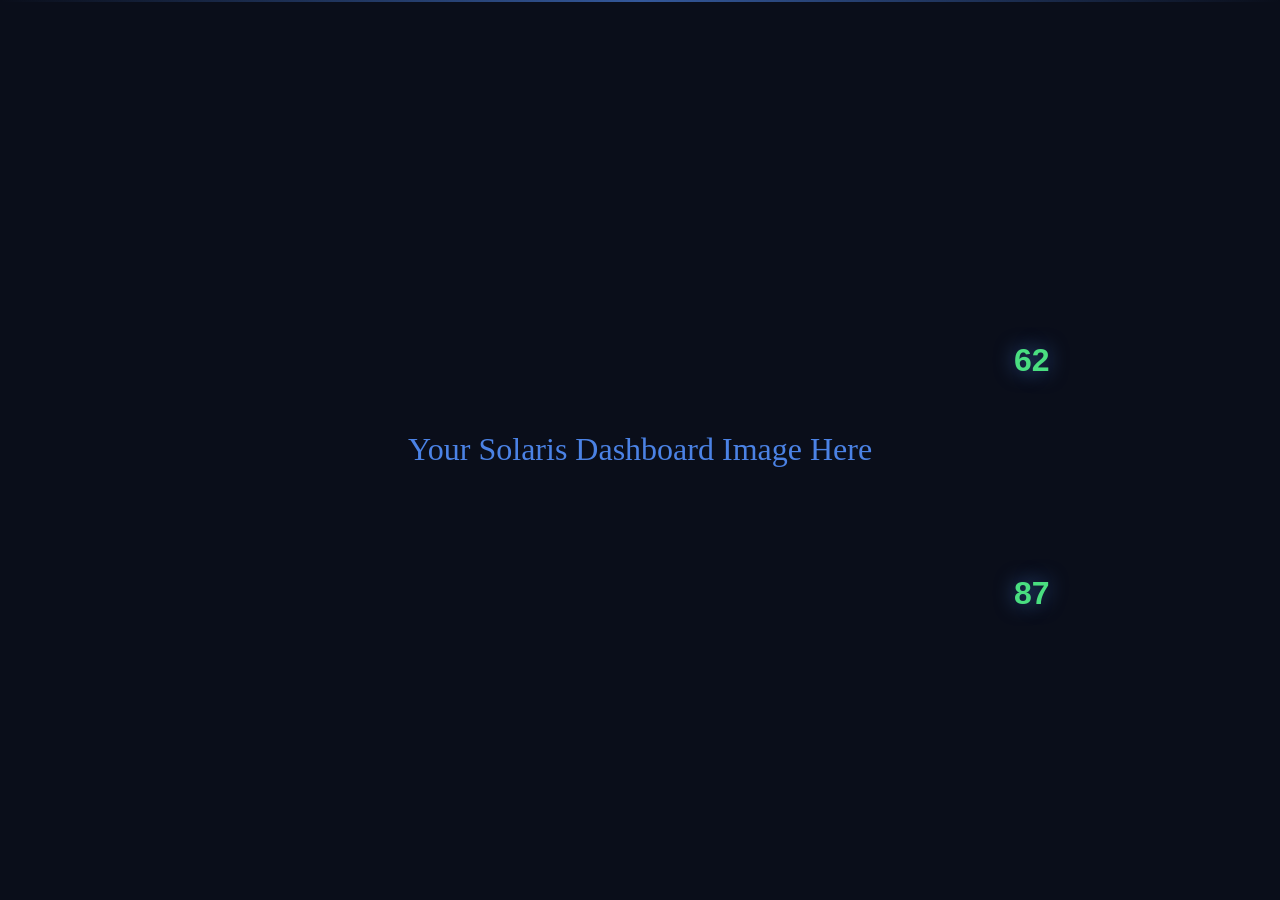
<file: solaris-interactive.html>
<!DOCTYPE html>
<html lang="en">
<head>
<meta charset="UTF-8">
<meta name="viewport" content="width=device-width, initial-scale=1.0">
<title>Solaris - Interactive Dashboard</title>
<style>
* { margin: 0; padding: 0; box-sizing: border-box; }
body {
  background: #0a0e1a;
  color: #eef1f8;
  font-family: 'Arial', sans-serif;
  overflow: hidden;
  height: 100vh;
  display: flex;
  align-items: center;
  justify-content: center;
}

.dashboard-container {
  position: relative;
  width: 100%;
  height: 100%;
  display: flex;
  align-items: center;
  justify-content: center;
}

.dashboard-image {
  max-width: 100%;
  max-height: 100%;
  object-fit: contain;
  opacity: 0.95;
}

/* Animated Overlay Elements */
.overlay {
  position: absolute;
  top: 0;
  left: 0;
  width: 100%;
  height: 100%;
  pointer-events: none;
}

/* Glowing Orbs that follow bars */
.glow-bar {
  position: absolute;
  bottom: 20%;
  width: 40px;
  height: 60px;
  border-radius: 4px;
  opacity: 0;
  animation: barGlowWave 4s ease-in-out infinite;
}

.glow-bar:nth-child(1) {
  left: 18%;
  animation-delay: 0s;
  box-shadow: 0 0 20px rgba(79, 137, 240, 0.6), inset 0 0 10px rgba(79, 137, 240, 0.3);
}

.glow-bar:nth-child(2) {
  left: 32%;
  animation-delay: 0.3s;
  box-shadow: 0 0 20px rgba(79, 137, 240, 0.6), inset 0 0 10px rgba(79, 137, 240, 0.3);
}

.glow-bar:nth-child(3) {
  left: 46%;
  animation-delay: 0.6s;
  box-shadow: 0 0 20px rgba(79, 137, 240, 0.6), inset 0 0 10px rgba(79, 137, 240, 0.3);
}

.glow-bar:nth-child(4) {
  left: 60%;
  animation-delay: 0.9s;
  box-shadow: 0 0 20px rgba(79, 137, 240, 0.6), inset 0 0 10px rgba(79, 137, 240, 0.3);
}

.glow-bar:nth-child(5) {
  left: 74%;
  animation-delay: 1.2s;
  box-shadow: 0 0 20px rgba(79, 137, 240, 0.6), inset 0 0 10px rgba(79, 137, 240, 0.3);
}

@keyframes barGlowWave {
  0% {
    opacity: 0;
    box-shadow: 0 0 10px rgba(79, 137, 240, 0.2), inset 0 0 5px rgba(79, 137, 240, 0.1);
  }
  40% {
    opacity: 0;
  }
  50% {
    opacity: 1;
    box-shadow: 0 0 40px rgba(79, 137, 240, 0.9), inset 0 0 20px rgba(79, 137, 240, 0.4), 0 0 60px rgba(79, 137, 240, 0.5);
  }
  60% {
    opacity: 0;
  }
  100% {
    opacity: 0;
  }
}

/* Pulsing glow circles for heatmap areas */
.glow-circle {
  position: absolute;
  border-radius: 50%;
  opacity: 0;
  animation: circlePulse 3s ease-in-out infinite;
}

.glow-circle:nth-child(6) {
  width: 80px;
  height: 80px;
  right: 22%;
  top: 20%;
  animation-delay: 0s;
  background: radial-gradient(circle, rgba(74, 222, 128, 0.4), transparent);
  box-shadow: 0 0 30px rgba(74, 222, 128, 0.5);
}

.glow-circle:nth-child(7) {
  width: 100px;
  height: 100px;
  right: 10%;
  top: 45%;
  animation-delay: 0.5s;
  background: radial-gradient(circle, rgba(79, 137, 240, 0.3), transparent);
  box-shadow: 0 0 40px rgba(79, 137, 240, 0.4);
}

.glow-circle:nth-child(8) {
  width: 90px;
  height: 90px;
  right: 15%;
  bottom: 25%;
  animation-delay: 1s;
  background: radial-gradient(circle, rgba(244, 114, 182, 0.3), transparent);
  box-shadow: 0 0 35px rgba(244, 114, 182, 0.4);
}

@keyframes circlePulse {
  0% {
    opacity: 0;
    transform: scale(0.8);
  }
  30% {
    opacity: 1;
    transform: scale(1);
  }
  70% {
    opacity: 1;
    transform: scale(1);
  }
  100% {
    opacity: 0;
    transform: scale(1.3);
  }
}

/* Scan line effect across the dashboard */
.scan-line {
  position: absolute;
  top: 0;
  left: 0;
  width: 100%;
  height: 2px;
  background: linear-gradient(90deg, transparent, rgba(79, 137, 240, 0.6), transparent);
  animation: scanMove 4s linear infinite;
}

@keyframes scanMove {
  0% {
    top: 0;
  }
  100% {
    top: 100%;
  }
}

/* Glow text for key metrics */
.metric-glow {
  position: absolute;
  font-size: 2em;
  font-weight: bold;
  text-shadow: 0 0 20px rgba(79, 137, 240, 0.6);
  animation: metricGlow 2s ease-in-out infinite;
}

.metric-glow:nth-child(9) {
  right: 18%;
  top: 38%;
  color: #4ade80;
  animation-delay: 0s;
}

.metric-glow:nth-child(10) {
  right: 18%;
  bottom: 32%;
  color: #4ade80;
  animation-delay: 0.5s;
}

@keyframes metricGlow {
  0%, 100% {
    text-shadow: 0 0 10px rgba(79, 137, 240, 0.3);
    opacity: 0.7;
  }
  50% {
    text-shadow: 0 0 30px rgba(74, 222, 128, 0.8), 0 0 50px rgba(74, 222, 128, 0.4);
    opacity: 1;
  }
}
</style>
</head>
<body>

<div class="dashboard-container">
  <img src="data:image/svg+xml,%3Csvg xmlns='http://www.w3.org/2000/svg' viewBox='0 0 1920 1080' width='1920' height='1080'%3E%3Crect fill='%230a0e1a' width='1920' height='1080'/%3E%3Ctext x='960' y='540' font-size='48' fill='%234f89f0' text-anchor='middle' dy='.3em'%3EYour Solaris Dashboard Image Here%3C/text%3E%3C/svg%3E" alt="Solaris Dashboard" class="dashboard-image">

  <div class="overlay">
    <!-- Animated glowing bars -->
    <div class="glow-bar"></div>
    <div class="glow-bar"></div>
    <div class="glow-bar"></div>
    <div class="glow-bar"></div>
    <div class="glow-bar"></div>

    <!-- Pulsing glow circles for heatmaps -->
    <div class="glow-circle"></div>
    <div class="glow-circle"></div>
    <div class="glow-circle"></div>

    <!-- Metric glows -->
    <div class="metric-glow">62</div>
    <div class="metric-glow">87</div>

    <!-- Scan line -->
    <div class="scan-line"></div>
  </div>
</div>

</body>
</html>
</file>
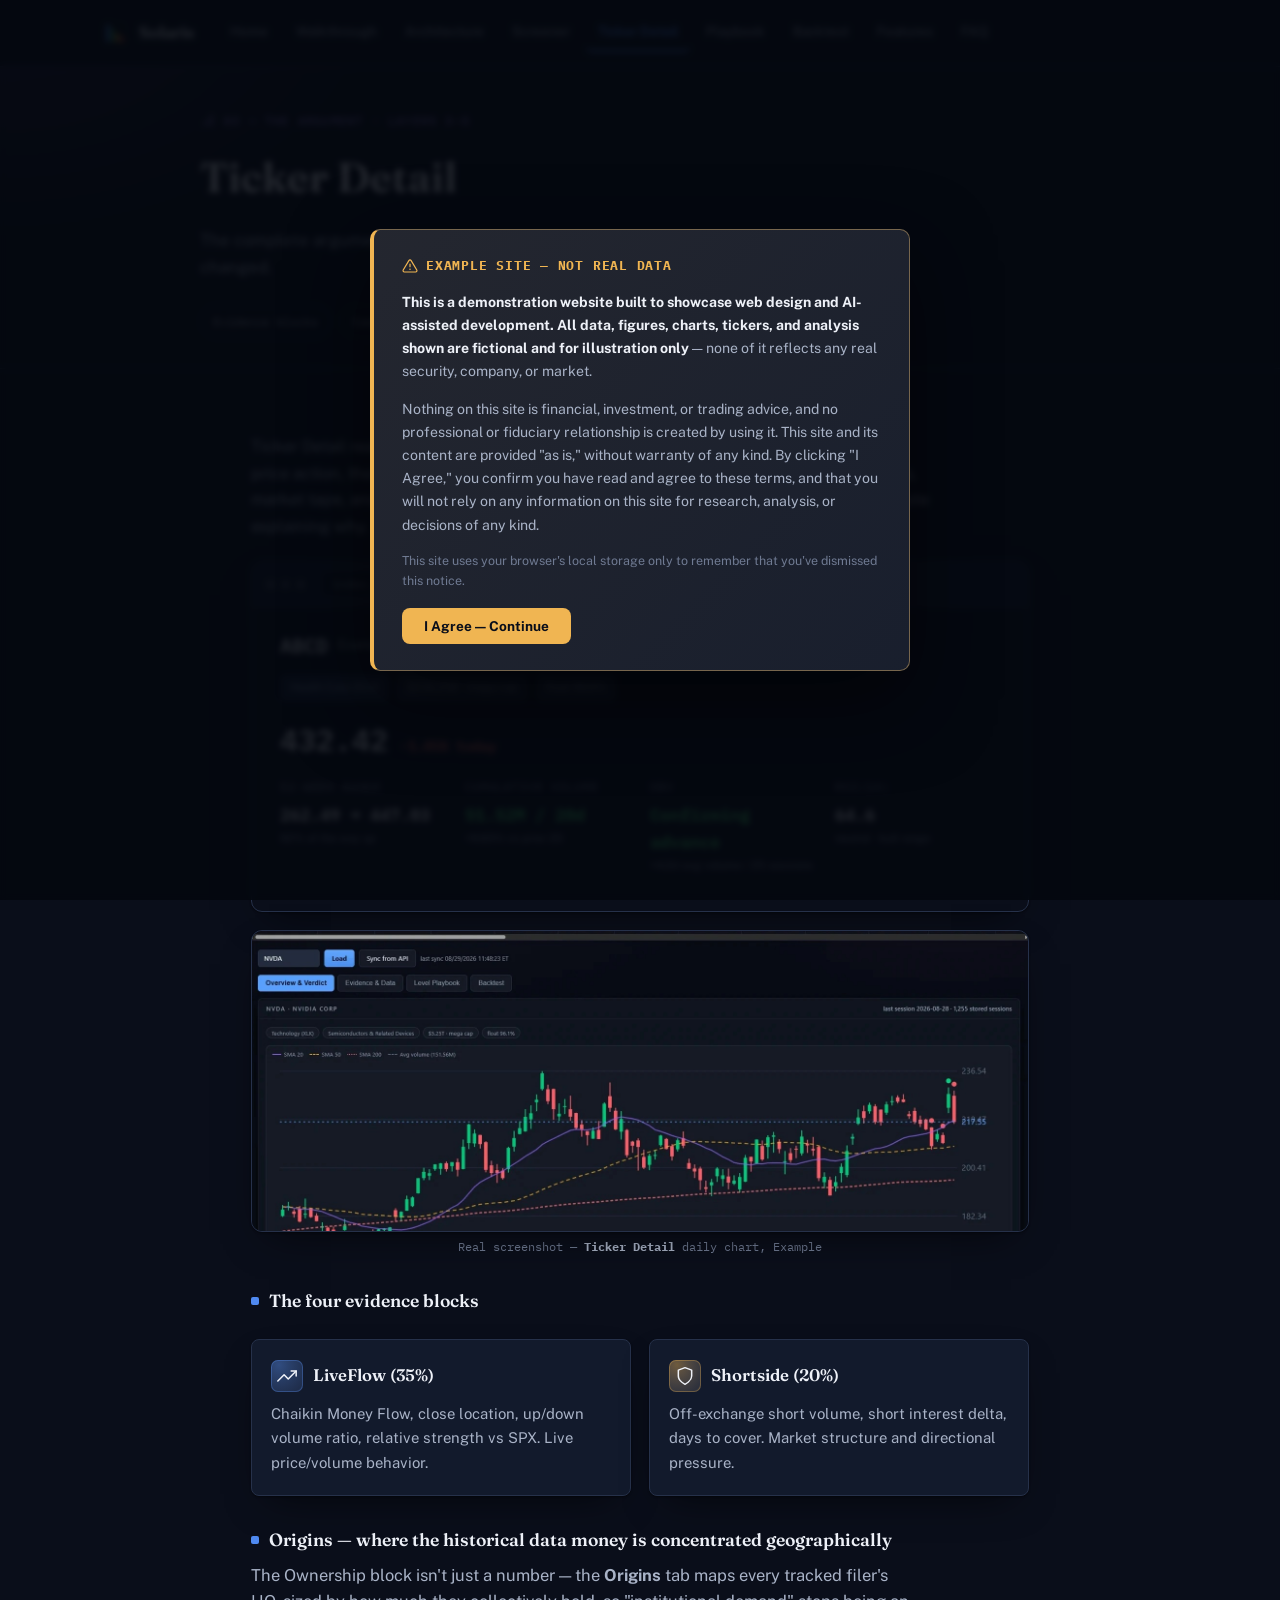
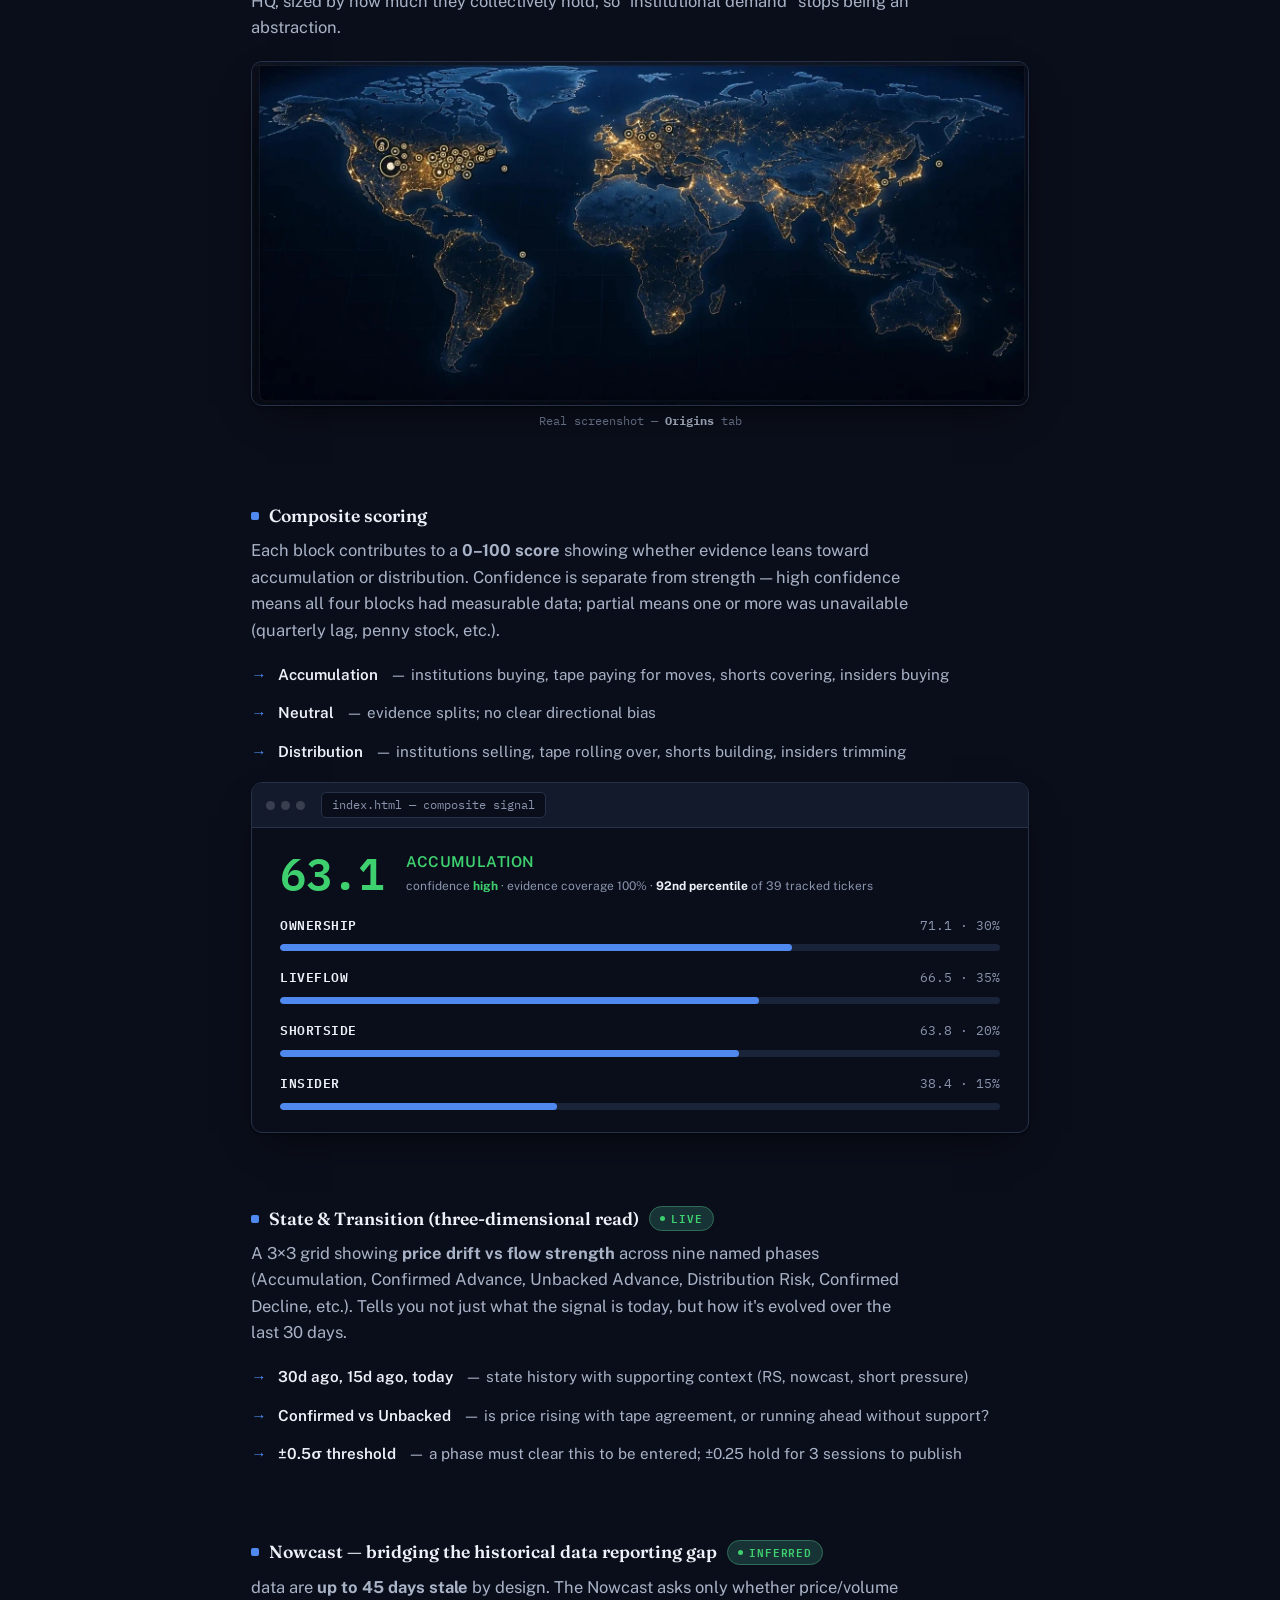
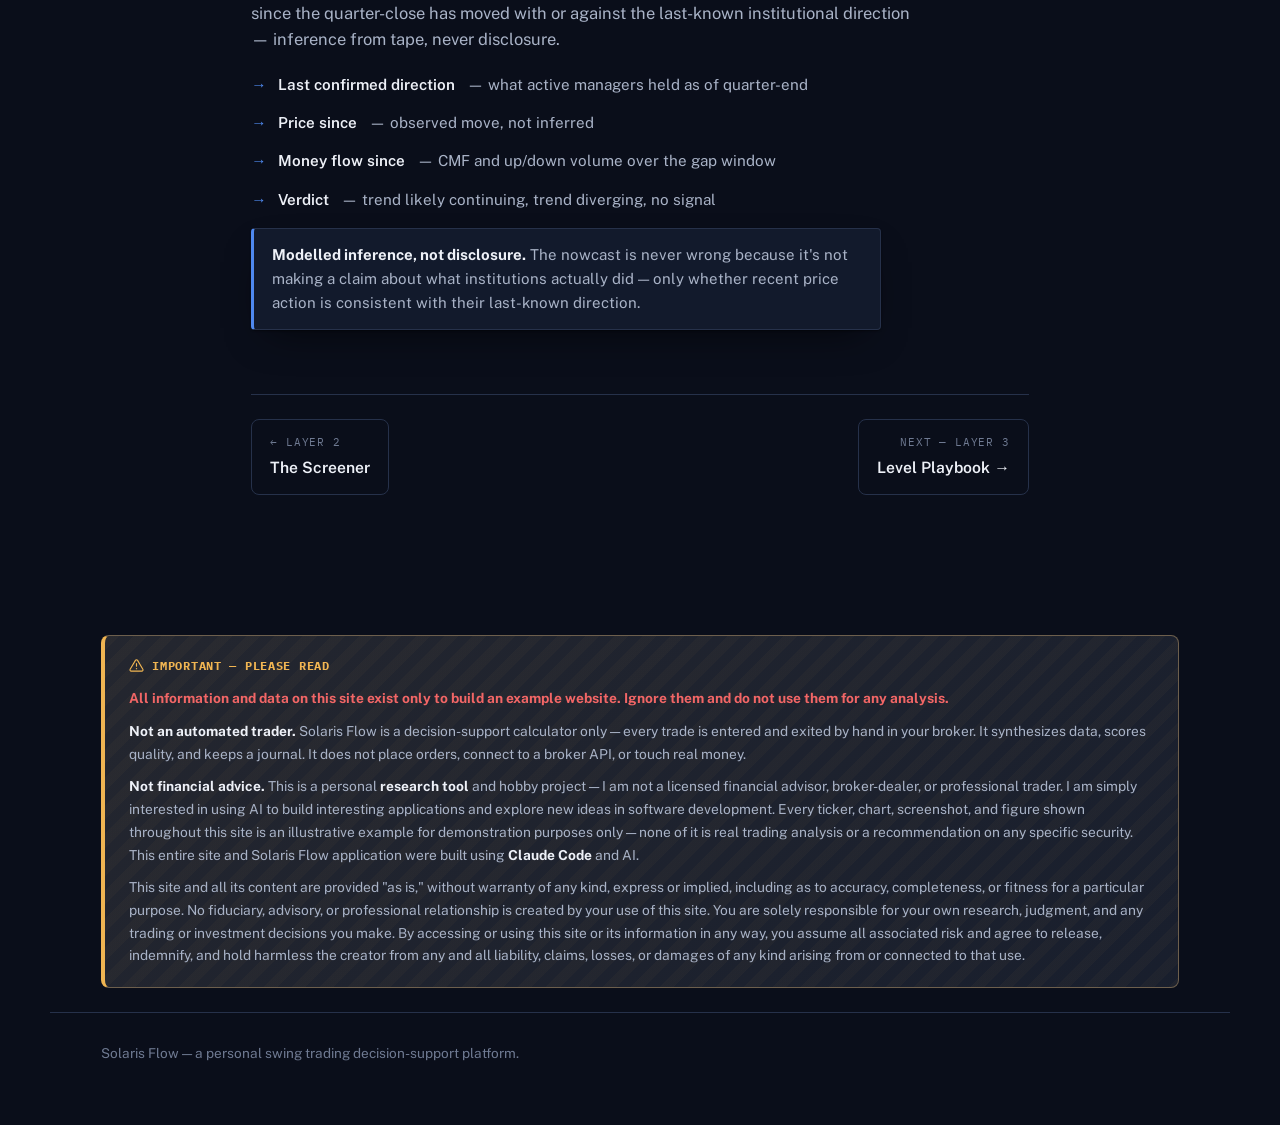
<file: ticker-detail.html>
<!doctype html>
<html lang="en">
<head>
<meta charset="UTF-8">
<meta name="viewport" content="width=device-width, initial-scale=1">
<title>Ticker Detail — Solaris</title>
<meta name="description" content="Layers 3-5 of Solaris Flow: the complete institutional flow argument for a single ticker.">
<link rel="icon" type="image/png" href="assets/brand-icon.png">
<link rel="preconnect" href="https://fonts.googleapis.com">
<link rel="preconnect" href="https://fonts.gstatic.com" crossorigin>
<link href="https://fonts.googleapis.com/css2?family=Fraunces:opsz,wght@9..144,400;9..144,500;9..144,600;9..144,700&family=Public+Sans:wght@400;500;600;700&family=IBM+Plex+Mono:wght@400;500;600&display=swap" rel="stylesheet">
<link rel="stylesheet" href="assets/style.css">
</head>
<body>
<div id="site-disclaimer-modal" class="disclaimer-modal" role="dialog" aria-modal="true" aria-labelledby="dm-title" hidden>
  <div class="disclaimer-box">
    <div class="dm-title" id="dm-title"><svg><use href="#i-alert-triangle"/></svg>Example Site — Not Real Data</div>
    <p><b>This is a demonstration website built to showcase web design and AI-assisted development. All data, figures, charts, tickers, and analysis shown are fictional and for illustration only</b> — none of it reflects any real security, company, or market.</p>
    <p>Nothing on this site is financial, investment, or trading advice, and no professional or fiduciary relationship is created by using it. This site and its content are provided "as is," without warranty of any kind. By clicking "I Agree," you confirm you have read and agree to these terms, and that you will not rely on any information on this site for research, analysis, or decisions of any kind.</p>
    <p style="font-size:.78rem; color:var(--ink-faint,#8a90a0);">This site uses your browser's local storage only to remember that you've dismissed this notice.</p>
    <button type="button" class="dm-btn" id="disclaimer-ack">I Agree — Continue</button>
  </div>
</div>


<svg style="position:absolute; width:0; height:0; overflow:hidden" aria-hidden="true">
  <defs>
    <symbol id="i-bar-chart" viewBox="0 0 24 24"><line x1="12" y1="20" x2="12" y2="10" stroke="currentColor" stroke-width="1.8" stroke-linecap="round"/><line x1="18" y1="20" x2="18" y2="4" stroke="currentColor" stroke-width="1.8" stroke-linecap="round"/><line x1="6" y1="20" x2="6" y2="16" stroke="currentColor" stroke-width="1.8" stroke-linecap="round"/></symbol>
    <symbol id="i-trending-up" viewBox="0 0 24 24"><polyline points="23 6 13.5 15.5 8.5 10.5 1 18" fill="none" stroke="currentColor" stroke-width="1.8" stroke-linecap="round" stroke-linejoin="round"/><polyline points="17 6 23 6 23 12" fill="none" stroke="currentColor" stroke-width="1.8" stroke-linecap="round" stroke-linejoin="round"/></symbol>
    <symbol id="i-shield" viewBox="0 0 24 24"><path d="M12 22s8-4 8-10V5l-8-3-8 3v7c0 6 8 10 8 10z" fill="none" stroke="currentColor" stroke-width="1.8" stroke-linecap="round" stroke-linejoin="round"/></symbol>
    <symbol id="i-user" viewBox="0 0 24 24"><path d="M20 21v-2a4 4 0 0 0-4-4H8a4 4 0 0 0-4 4v2" fill="none" stroke="currentColor" stroke-width="1.8" stroke-linecap="round" stroke-linejoin="round"/><circle cx="12" cy="7" r="4" fill="none" stroke="currentColor" stroke-width="1.8"/></symbol>
    <symbol id="i-github" viewBox="0 0 24 24"><path d="M9 19c-4.3 1.4-4.3-2.5-6-3m12 5v-3.5c0-1 .1-1.4-.5-2 2.8-.3 5.5-1.4 5.5-6a4.6 4.6 0 0 0-1.3-3.2 4.2 4.2 0 0 0-.1-3.2s-1.1-.3-3.5 1.3a12.3 12.3 0 0 0-6.2 0C6.5 2.8 5.4 3.1 5.4 3.1a4.2 4.2 0 0 0-.1 3.2A4.6 4.6 0 0 0 4 9.5c0 4.6 2.7 5.7 5.5 6-.6.6-.6 1.2-.5 2V21" fill="none" stroke="currentColor" stroke-width="1.6" stroke-linecap="round" stroke-linejoin="round"/></symbol>
    <symbol id="i-alert-triangle" viewBox="0 0 24 24"><path d="M10.29 3.86L1.82 18a2 2 0 0 0 1.71 3h16.94a2 2 0 0 0 1.71-3L13.71 3.86a2 2 0 0 0-3.42 0z" fill="none" stroke="currentColor" stroke-width="1.8" stroke-linecap="round" stroke-linejoin="round"/><line x1="12" y1="9" x2="12" y2="13" stroke="currentColor" stroke-width="1.8" stroke-linecap="round"/><line x1="12" y1="17" x2="12.01" y2="17" stroke="currentColor" stroke-width="2.2" stroke-linecap="round"/></symbol>
  </defs>
</svg>

<nav class="topnav">
  <div class="topnav-inner">
    <a href="index.html" class="topnav-brand">
      <span class="brand-mark"><img src="assets/brand-icon.png" alt=""></span>
      Solaris
    </a>
    <div class="topnav-links">
      <a href="index.html">Home</a>
      <a href="walkthrough.html">Walkthrough</a>
      <a href="architecture.html">Architecture</a>
      <a href="screener.html">Screener</a>
      <a href="ticker-detail.html" class="active">Ticker Detail</a>
      <a href="level-playbook.html">Playbook</a>
      <a href="backtesting.html">Backtest</a>
      <a href="features.html">Features</a>
      <a href="faq.html">FAQ</a>
    </div>
  </div>
</nav>

<header class="page-hero ic-purple">
  <div class="page-hero-inner">
    <div class="page-kicker"><svg><use href="#i-bar-chart"/></svg>03 — The Argument · Layers 3–5</div>
    <h1>Ticker Detail</h1>
    <p class="dek">The complete argument. What the desk concludes about a name, why, and how that's changed.</p>
    <nav class="page-nav">
      <a href="#evidence">Evidence blocks</a>
      <a href="#scoring">Composite score</a>
      <a href="#state">State &amp; Transition</a>
      <a href="#nowcast">Nowcast</a>
    </nav>
  </div>
</header>

<div class="page-shell">
  <section class="stage" id="evidence">
    <p class="lede">
      Ticker Detail reads <b>top to bottom as one coherent argument</b>: identity and this week's price action, the narrative verdict, composite signal score, institutional position changes, market tape, and context. Nothing here is silent — every block can return nulls with a note explaining why.
    </p>

    <div class="frame reveal">
      <div class="frame-bar">
        <div class="frame-dots"><i></i><i></i><i></i></div>
        <span class="frame-url">index.html — Ticker Detail → Overview &amp; Verdict</span>
      </div>
      <div class="frame-body">
        <div class="identity">
          <span class="sym">ABCD</span>
          <span class="co">Example Company · last session 2026-08-28 · 1,255 stored sessions</span>
        </div>
        <div class="pillrow" style="margin-bottom:14px;">
          <span class="tag">Health Care (XLV)</span>
          <span class="tag">$236.25B · mega cap</span>
          <span class="tag">float 99.6%</span>
        </div>
        <div class="price-row">
          <span class="px tab">432.42</span>
          <span class="chg tab down">−1.05% today</span>
        </div>
        <div class="kv-grid">
          <div class="kv"><div class="kl">52-week range</div><div class="kv2">262.49 → 447.03</div><div class="ksub">92% of the way up</div></div>
          <div class="kv"><div class="kl">Cumulative volume</div><div class="kv2 good">51.52M / 20d</div><div class="ksub">+9.65% vs prior 20</div></div>
          <div class="kv"><div class="kl">OBV</div><div class="kv2 good">Confirming advance</div><div class="ksub">+4.2d avg volume / 25 sessions</div></div>
          <div class="kv"><div class="kl">RSI(14)</div><div class="kv2">64.6</div><div class="ksub">neutral · bull range</div></div>
        </div>
      </div>
    </div>

    <div class="shot-frame reveal">
      <img src="assets/screens/ticker-chart.jpg" alt="Solaris Flow Ticker Detail — Example daily candlestick chart with SMA 20/50/200 and average volume overlay" loading="lazy">
    </div>
    <p class="shot-caption">Real screenshot — <b>Ticker Detail</b> daily chart, Example</p>

    <div class="substep">
      <h3>The four evidence blocks</h3>
    </div>

    <div class="feature-grid">
      <div class="feature-card reveal ic-blue">
        <h3><svg class="fi-icon"><use href="#i-trending-up"/></svg>LiveFlow (35%)</h3>
        <p>Chaikin Money Flow, close location, up/down volume ratio, relative strength vs SPX. Live price/volume behavior.</p>
      </div>
      <div class="feature-card reveal ic-amber">
        <h3><svg class="fi-icon"><use href="#i-shield"/></svg>Shortside (20%)</h3>
        <p>Off-exchange short volume, short interest delta, days to cover. Market structure and directional pressure.</p>
      </div>
    </div>

    <div class="substep">
      <h3>Origins — where the historical data money is concentrated geographically</h3>
      <p>The Ownership block isn't just a number — the <b>Origins</b> tab maps every tracked filer's HQ, sized by how much they collectively hold, so "institutional demand" stops being an abstraction.</p>
    </div>

    <div class="shot-frame reveal">
      <img src="assets/screens/origins.jpg" alt="Solaris Flow Origins tab — world map with tracked institutional filers sized by holdings, concentrated in the US Northeast and Midwest with clusters in Europe and Asia" loading="lazy">
    </div>
    <p class="shot-caption">Real screenshot — <b>Origins</b> tab</p>
  </section>

  <section class="stage" id="scoring">
    <div class="substep" style="margin-top:0;">
      <h3>Composite scoring</h3>
      <p>
        Each block contributes to a <b>0–100 score</b> showing whether evidence leans toward accumulation or distribution. Confidence is separate from strength — high confidence means all four blocks had measurable data; partial means one or more was unavailable (quarterly lag, penny stock, etc.).
      </p>
    </div>

    <ul class="capability-list">
      <li><b>Accumulation</b> — institutions buying, tape paying for moves, shorts covering, insiders buying</li>
      <li><b>Neutral</b> — evidence splits; no clear directional bias</li>
      <li><b>Distribution</b> — institutions selling, tape rolling over, shorts building, insiders trimming</li>
    </ul>

    <div class="frame reveal">
      <div class="frame-bar"><div class="frame-dots"><i></i><i></i><i></i></div><span class="frame-url">index.html — composite signal</span></div>
      <div class="frame-body">
        <div class="score-hero">
          <div class="score-num tab">63.1</div>
          <div class="score-meta">
            <div class="sm-label">ACCUMULATION</div>
            <div class="sm-sub">confidence <b style="color:var(--app-green)">high</b> · evidence coverage 100% · <b style="color:var(--app-text)">92nd percentile</b> of 39 tracked tickers</div>
          </div>
        </div>
        <div class="ev-block">
          <div class="ev-head"><span class="evn">Ownership</span><span class="evs tab">71.1 · 30%</span></div>
          <div class="ev-bar-track"><div class="ev-bar-fill" data-fill="71.1%"></div></div>
        </div>
        <div class="ev-block">
          <div class="ev-head"><span class="evn">LiveFlow</span><span class="evs tab">66.5 · 35%</span></div>
          <div class="ev-bar-track"><div class="ev-bar-fill" data-fill="66.5%"></div></div>
        </div>
        <div class="ev-block">
          <div class="ev-head"><span class="evn">Shortside</span><span class="evs tab">63.8 · 20%</span></div>
          <div class="ev-bar-track"><div class="ev-bar-fill" data-fill="63.8%"></div></div>
        </div>
        <div class="ev-block">
          <div class="ev-head"><span class="evn">Insider</span><span class="evs tab">38.4 · 15%</span></div>
          <div class="ev-bar-track"><div class="ev-bar-fill" data-fill="38.4%"></div></div>
        </div>
      </div>
    </div>
  </section>

  <section class="stage" id="state">
    <div class="substep" style="margin-top:0;">
      <h3>State &amp; Transition (three-dimensional read) <span class="badge-live"><i></i>Live</span></h3>
      <p>
        A 3×3 grid showing <b>price drift vs flow strength</b> across nine named phases (Accumulation, Confirmed Advance, Unbacked Advance, Distribution Risk, Confirmed Decline, etc.). Tells you not just what the signal is today, but how it's evolved over the last 30 days.
      </p>
    </div>

    <ul class="capability-list">
      <li><b>30d ago, 15d ago, today</b> — state history with supporting context (RS, nowcast, short pressure)</li>
      <li><b>Confirmed vs Unbacked</b> — is price rising with tape agreement, or running ahead without support?</li>
      <li><b>±0.5σ threshold</b> — a phase must clear this to be entered; ±0.25 hold for 3 sessions to publish</li>
    </ul>
  </section>

  <section class="stage" id="nowcast">
    <div class="substep" style="margin-top:0;">
      <h3>Nowcast — bridging the historical data reporting gap <span class="badge-live"><i></i>Inferred</span></h3>
      <p>
         data are <b>up to 45 days stale</b> by design. The Nowcast asks only whether price/volume since the quarter-close has moved with or against the last-known institutional direction — inference from tape, never disclosure.
      </p>
    </div>

    <ul class="capability-list">
      <li><b>Last confirmed direction</b> — what active managers held as of quarter-end</li>
      <li><b>Price since</b> — observed move, not inferred</li>
      <li><b>Money flow since</b> — CMF and up/down volume over the gap window</li>
      <li><b>Verdict</b> — trend likely continuing, trend diverging, no signal</li>
    </ul>

    <div class="note">
      <b>Modelled inference, not disclosure.</b> The nowcast is never wrong because it's not making a claim about what institutions actually did — only whether recent price action is consistent with their last-known direction.
    </div>
  </section>

  <div class="page-pager">
    <a href="screener.html" class="pager-link">
      <span class="pager-label">← Layer 2</span>
      <span class="pager-title">The Screener</span>
    </a>
    <a href="level-playbook.html" class="pager-link next">
      <span class="pager-label">Next — Layer 3</span>
      <span class="pager-title">Level Playbook →</span>
    </a>
  </div>
</div>

<div class="legal-notice">
  <div class="legal-notice-box">
    <div class="legal-notice-inner">
      <div class="ln-title"><svg><use href="#i-alert-triangle"/></svg>Important — Please Read</div>
      <p><b style="color:#f26666;">All information and data on this site exist only to build an example website. Ignore them and do not use them for any analysis.</b></p>
      <p><b>Not an automated trader.</b> Solaris Flow is a decision-support calculator only — every trade is entered and exited by hand in your broker. It synthesizes data, scores quality, and keeps a journal. It does not place orders, connect to a broker API, or touch real money.</p>
      <p><b>Not financial advice.</b> This is a personal <b>research tool</b> and hobby project — I am not a licensed financial advisor, broker-dealer, or professional trader. I am simply interested in using AI to build interesting applications and explore new ideas in software development. Every ticker, chart, screenshot, and figure shown throughout this site is an illustrative example for demonstration purposes only — none of it is real trading analysis or a recommendation on any specific security. This entire site and Solaris Flow application were built using <b>Claude Code</b> and AI.</p><p style="margin-top:10px;">This site and all its content are provided "as is," without warranty of any kind, express or implied, including as to accuracy, completeness, or fitness for a particular purpose. No fiduciary, advisory, or professional relationship is created by your use of this site. You are solely responsible for your own research, judgment, and any trading or investment decisions you make. By accessing or using this site or its information in any way, you assume all associated risk and agree to release, indemnify, and hold harmless the creator from any and all liability, claims, losses, or damages of any kind arising from or connected to that use.</p>
    </div>
  </div>
</div>

<footer class="site-footer">
  <span>Solaris Flow — a personal swing trading decision-support platform.</span>
  
</footer>

<script src="assets/site.js"></script>
</body>
</html>
</file>
<file: assets/style.css>
/* =========================================================
   Solaris — shared site stylesheet
   One design system, reused across every page.
   ========================================================= */

/* ---------- tokens ----------
   Navy & Blue — institutional fintech palette.
   Dark navy is the permanent brand look (not gated behind the visitor's
   OS theme) so the page chrome always matches the dark browser-frame
   screenshots below it. [data-theme="light"] is kept as a manual
   override hook for accessibility, but nothing auto-switches into it. */
:root{
  --bg: #0a0e1a;
  --surface: #121a2c;
  --surface-2: #19233a;
  --ink: #eef1f8;
  --ink-soft: #a9b3c7;
  --ink-faint: #6f7a92;
  --rule: #26314a;
  --accent: #4f89f0;
  --accent-ink: #ffffff;
  --accent-soft: #172544;
  --link: #82b1ff;
  --good: #3ecf6f;
  --bad: #f1685a;
  --shadow: 0 1px 2px rgba(0,0,0,.4), 0 16px 40px -18px rgba(0,0,0,.7);
}
:root[data-theme="light"]{
  --bg: #f4f6fb;
  --surface: #ffffff;
  --surface-2: #eef1f7;
  --ink: #0f1728;
  --ink-soft: #47536b;
  --ink-faint: #8390a8;
  --rule: #e1e6ef;
  --accent: #2563eb;
  --accent-ink: #ffffff;
  --accent-soft: #dbe7fe;
  --link: #1d4ed8;
  --good: #15803d;
  --bad: #b91c1c;
  --shadow: 0 1px 2px rgba(15,23,42,.05), 0 12px 30px -14px rgba(15,23,42,.18);
}

:root{
  --app-bg: #0a0e1a;
  --app-surface: #121a2c;
  --app-surface-2: #19233a;
  --app-border: #26314a;
  --app-text: #eef1f8;
  --app-text-dim: #8a94ad;
  --app-green: #3ecf6f;
  --app-red: #f1685a;
  --app-blue: #4f89f0;
  --app-amber: #e0a94a;
}

/* ---------- categorical icon colors ----------
   Applied via .ic-* utility classes on a card/kicker's containing
   element; --ic then cascades (custom properties inherit) into any
   .fi-icon / .nc-icon / icon-using child without repeating the class. */
:root{
  --ic-blue: #5b93f5;
  --ic-teal: #2dd4bf;
  --ic-purple: #a78bfa;
  --ic-amber: #f0b552;
  --ic-green: #4ade80;
  --ic-pink: #f472b6;
  --ic-cyan: #38bdf8;
  --ic-orange: #fb923c;
}
.ic-blue{ --ic: var(--ic-blue); }
.ic-teal{ --ic: var(--ic-teal); }
.ic-purple{ --ic: var(--ic-purple); }
.ic-amber{ --ic: var(--ic-amber); }
.ic-green{ --ic: var(--ic-green); }
.ic-pink{ --ic: var(--ic-pink); }
.ic-cyan{ --ic: var(--ic-cyan); }
.ic-orange{ --ic: var(--ic-orange); }

*{box-sizing:border-box;}
html{scroll-behavior:smooth;}
@media (prefers-reduced-motion: reduce){ html{scroll-behavior:auto;} *{animation:none !important; transition:none !important;} }

/* ---------- animations ---------- */
@keyframes fadeIn {
  from{ opacity:0; }
  to{ opacity:1; }
}
@keyframes slideUp {
  from{ opacity:0; transform:translateY(12px); }
  to{ opacity:1; transform:translateY(0); }
}
@keyframes slideInLeft {
  from{ opacity:0; transform:translateX(-20px); }
  to{ opacity:1; transform:translateX(0); }
}

body{
  margin:0;
  background:var(--bg);
  color:var(--ink);
  font-family:'Public Sans', -apple-system, "Segoe UI", sans-serif;
  font-size:16.5px;
  line-height:1.6;
  animation: fadeIn 0.8s ease-out;
}

h1,h2,h3,h4{
  font-family:'Fraunces', Georgia, serif;
  font-weight:600;
  text-wrap:balance;
  margin:0 0 .4em;
  color:var(--ink);
}

a{ color:var(--link); text-decoration: none; transition: all 0.2s ease; }
a:hover{ text-decoration: underline; text-shadow: 0 0 8px rgba(130, 177, 255, 0.4); }

.mono{ font-family:'IBM Plex Mono', ui-monospace, Menlo, monospace; }
.tab{ font-variant-numeric: tabular-nums; }

/* ---------- top navigation (every page) ---------- */
.topnav{
  position:sticky; top:0; z-index:50;
  background: color-mix(in srgb, var(--bg) 88%, transparent);
  backdrop-filter: blur(10px);
  -webkit-backdrop-filter: blur(10px);
  border-bottom:1px solid var(--rule);
}
.topnav-inner{
  max-width:1180px; margin:0 auto;
  padding:14px clamp(18px,4vw,56px);
  display:flex; align-items:center; gap:24px;
}
.topnav-brand{
  display:flex; align-items:center; gap:10px;
  font-family:'Fraunces', serif; font-weight:600; font-size:1.05rem;
  color:var(--ink); flex:none;
}
.topnav-brand:hover{ text-decoration:none; }
.topnav-brand .brand-mark{
  width:28px; height:28px; border-radius:7px;
  display:flex; align-items:center; justify-content:center;
  flex:none; overflow:hidden;
}
.topnav-brand .brand-mark img{ width:100%; height:100%; display:block; object-fit:contain; }
.topnav-links{
  display:flex; gap:4px; flex:1;
  overflow-x:auto;
  scrollbar-width:none;
}
.topnav-links::-webkit-scrollbar{ display:none; }
.topnav-links a{
  font-size:13.5px; color:var(--ink-soft);
  padding:7px 12px; border-radius:6px;
  white-space:nowrap;
  border-bottom:2px solid transparent;
}
.topnav-links a:hover{ background:var(--surface-2); color:var(--ink); text-decoration:none; }
.topnav-links a.active{ color:var(--accent); font-weight:600; border-bottom-color:var(--accent); }
.topnav-gh{
  flex:none;
  font-family:'IBM Plex Mono', monospace;
  font-size:12px;
  color:var(--ink-soft);
  border:1px solid var(--rule);
  padding:6px 12px;
  border-radius:20px;
  display:flex; align-items:center; gap:6px;
}
.topnav-gh:hover{ border-color:var(--accent); color:var(--accent); text-decoration:none; }
.topnav-gh svg{ width:14px; height:14px; stroke:currentColor; fill:none; stroke-width:1.8; }

/* ---------- kicker / live pulse ---------- */
.kicker{
  font-family:'IBM Plex Mono', monospace;
  font-size:12.5px;
  letter-spacing:.11em;
  text-transform:uppercase;
  color:var(--accent);
  display:flex; align-items:center; gap:10px;
  margin-bottom:16px;
}
.kicker::before{
  content:"";
  width:7px; height:7px; border-radius:50%;
  background:var(--app-green);
  animation: kickerPulse 2s ease-out infinite;
}
@keyframes kickerPulse{
  0%{ box-shadow:0 0 0 0 color-mix(in srgb, var(--app-green) 45%, transparent); }
  70%{ box-shadow:0 0 0 9px color-mix(in srgb, var(--app-green) 0%, transparent); }
  100%{ box-shadow:0 0 0 0 color-mix(in srgb, var(--app-green) 0%, transparent); }
}

/* ---------- masthead (landing page hero) ---------- */
.masthead{
  position:relative;
  overflow:hidden;
  padding: 56px clamp(18px,4vw,56px) 38px;
  border-bottom:1px solid var(--rule);
  margin-bottom:0;
}
.masthead::before{
  content:"";
  position:absolute; inset:-30% -10% -10% -10%;
  background:
    radial-gradient(650px 420px at 12% 15%, color-mix(in srgb, var(--ic-amber) 16%, transparent), transparent 62%),
    radial-gradient(750px 520px at 90% 5%, color-mix(in srgb, var(--accent) 22%, transparent), transparent 60%),
    radial-gradient(600px 400px at 55% 95%, color-mix(in srgb, var(--ic-teal) 10%, transparent), transparent 65%);
  pointer-events:none;
  z-index:0;
}
.masthead-inner{ position:relative; z-index:1; max-width:1180px; margin:0 auto; }
h1.title{
  font-size:clamp(2.3rem, 4.6vw, 3.4rem);
  line-height:1.05;
  max-width:16ch;
}
.title-underline{
  width:64px; height:4px; border-radius:2px;
  background: linear-gradient(90deg, var(--accent), transparent);
  margin-top:18px;
  animation: growLine 1.1s cubic-bezier(.2,.8,.2,1) .2s both;
}
@keyframes growLine{ from{ width:0; opacity:0; } to{ width:64px; opacity:1; } }
.dek{
  font-size:1.15rem;
  color:var(--ink-soft);
  max-width:68ch;
  margin-top:14px;
}
.dek b{ color:var(--ink); font-weight:600; }
.meta-row{
  display:flex; flex-wrap:wrap; gap:10px 22px;
  margin-top:22px;
  font-family:'IBM Plex Mono', monospace;
  font-size:12px;
  color:var(--ink-faint);
  text-transform:uppercase;
  letter-spacing:.05em;
}
.meta-row span b{ color:var(--ink-soft); font-weight:600; }

.hero-ctas{ display:flex; flex-wrap:wrap; gap:12px; margin-top:28px; }
.btn{
  transition: all 0.3s ease;
  display:inline-flex; align-items:center; gap:8px;
  font-family:'Public Sans', sans-serif; font-weight:600; font-size:14.5px;
  padding:11px 20px; border-radius:7px;
  border:1px solid transparent;
  cursor:pointer;
}
.btn:hover{ text-decoration:none; }
.btn-primary{
  background: linear-gradient(135deg, color-mix(in srgb, var(--accent) 100%, white 12%), var(--accent) 55%, color-mix(in srgb, var(--accent) 100%, black 18%));
  color:var(--accent-ink);
  box-shadow: 0 1px 0 rgba(255,255,255,.12) inset, 0 8px 20px -10px color-mix(in srgb, var(--accent) 60%, transparent);
}
.btn-primary:hover{ filter:brightness(1.08); }
.btn-ghost{ background:transparent; border-color:var(--rule); color:var(--ink); }
.btn-ghost:hover{ border-color:var(--accent); color:var(--accent); }
.btn svg{ width:16px; height:16px; stroke:currentColor; fill:none; stroke-width:2; }

/* ---------- hero product banner ---------- */
.hero-banner{
  max-width:1180px; margin:0 auto;
  padding: 8px clamp(18px,4vw,56px) 0;
}
.hero-banner-frame{
  border-radius:14px;
  overflow:hidden;
  border:1px solid var(--rule);
  box-shadow: var(--shadow);
  line-height:0;
}
.hero-banner-frame img{ width:100%; height:auto; display:block; }
.hero-banner-frame{ position:relative; }

/* ---------- animated hero overlay (aligned to hero-banner.jpg content) ---------- */
.hb-overlay{
  position:absolute; inset:0; pointer-events:none;
}

/* Glowing network arc lines over the globe */
.hb-globe-lines{
  position:absolute; top:0; left:0; width:100%; height:100%;
}
.hb-globe-line{
  fill:none;
  stroke-width:1.4;
  stroke-linecap:round;
  animation: hbGlobeLineGlow 8s ease-in-out infinite;
}
@keyframes hbGlobeLineGlow{
  0%{ stroke:#22e08f; opacity:.95; filter:drop-shadow(0 0 7px rgba(34,224,143,.9)) drop-shadow(0 0 18px rgba(34,224,143,.5)); }
  12.5%{ opacity:.3; filter:drop-shadow(0 0 2px rgba(34,224,143,.3)); }
  25%{ stroke:#ffc94a; opacity:.95; filter:drop-shadow(0 0 7px rgba(255,201,74,.9)) drop-shadow(0 0 18px rgba(255,201,74,.5)); }
  37.5%{ opacity:.3; filter:drop-shadow(0 0 2px rgba(255,201,74,.3)); }
  50%{ stroke:#d6f0ff; opacity:.95; filter:drop-shadow(0 0 7px rgba(214,240,255,.95)) drop-shadow(0 0 18px rgba(214,240,255,.55)); }
  62.5%{ opacity:.3; filter:drop-shadow(0 0 2px rgba(214,240,255,.3)); }
  75%{ stroke:#ff5f6d; opacity:.95; filter:drop-shadow(0 0 7px rgba(255,95,109,.9)) drop-shadow(0 0 18px rgba(255,95,109,.5)); }
  87.5%{ opacity:.3; filter:drop-shadow(0 0 2px rgba(255,95,109,.3)); }
  100%{ stroke:#22e08f; opacity:.95; filter:drop-shadow(0 0 7px rgba(34,224,143,.9)) drop-shadow(0 0 18px rgba(34,224,143,.5)); }
}

.hb-bar{
  position:absolute;
  width:1.41%;
  bottom:45.57%;
  border-radius:3px;
  background:transparent;
  animation: hbBarPulse 2s ease-in-out infinite;
}
.hb-bar-1{ left:27.01%; height:12.5%; --glow:91,147,245; animation-delay:0s; }
.hb-bar-2{ left:29.24%; height:9.77%; --glow:45,212,191; animation-delay:.2s; }
.hb-bar-3{ left:31.47%; height:7.29%; --glow:251,146,60; animation-delay:.4s; }
.hb-bar-4{ left:33.63%; height:5.47%; --glow:241,104,90; animation-delay:.6s; }

@keyframes hbBarPulse{
  0%,100%{ box-shadow:0 0 14px 2px rgba(var(--glow),.55), inset 0 0 10px rgba(var(--glow),.35); }
  50%{ box-shadow:0 0 32px 4px rgba(var(--glow),.95), inset 0 0 18px rgba(var(--glow),.6); }
}

/* White glow that shimmers letter-by-letter across the SOLARIS wordmark (no box, hugs the glyphs) */
.hb-solaris-glow{
  position:absolute;
  inset:0;
}
.hb-solaris-glow span{
  position:absolute;
  top:46.48%;
  height:8.07%;
  display:flex;
  align-items:center;
  justify-content:center;
  line-height:1;
  font-family:Arial, sans-serif;
  font-weight:700;
  font-size:clamp(10px, 3.2vw, 46px);
  color:transparent;
  animation: hbSolarisLetterGlow 3.2s ease-in-out infinite;
}
/* precise per-letter position, measured from the source image */
.hb-solaris-glow span:nth-child(1){ left:37.50%; width:3.27%; }
.hb-solaris-glow span:nth-child(2){ left:41.59%; width:4.54%; border-radius:50%; border:2px solid transparent; color:transparent; animation-name: hbSolarisRingGlow; }
.hb-solaris-glow span:nth-child(3){ left:47.10%; width:2.83%; }
.hb-solaris-glow span:nth-child(4){ left:50.74%; width:4.09%; animation-name: hbSolarisLetterGlowSoft; }
.hb-solaris-glow span:nth-child(5){ left:55.80%; width:3.35%; }
.hb-solaris-glow span:nth-child(6){ left:60.27%; width:0.67%; animation-name: hbSolarisLetterGlowSoft; }
.hb-solaris-glow span:nth-child(7){ left:61.90%; width:3.27%; }

@keyframes hbSolarisLetterGlow{
  0%,100%{ text-shadow:0 0 5px rgba(147,181,255,.14); }
  50%{ text-shadow:0 0 13px rgba(147,181,255,.85), 0 0 26px rgba(79,137,240,.55); }
}

/* O rendered as an actual ring (not a font glyph) so it sits exactly on the real letter's circular stroke */
@keyframes hbSolarisRingGlow{
  0%,100%{ border-color: rgba(147,181,255,.3); box-shadow:0 0 6px rgba(79,137,240,.4); }
  50%{ border-color: rgba(191,215,255,1); box-shadow:0 0 20px rgba(79,137,240,.9), inset 0 0 12px rgba(147,181,255,.55); }
}

/* dimmer peak for narrower letters (A, I) so the word doesn't glow uniformly bright */
@keyframes hbSolarisLetterGlowSoft{
  0%,100%{ text-shadow:0 0 4px rgba(147,181,255,.1); }
  50%{ text-shadow:0 0 8px rgba(147,181,255,.5), 0 0 16px rgba(79,137,240,.3); }
}

.hb-metric{
  position:absolute;
  transform:translate(-50%,-50%);
  line-height:1;
  font-size:clamp(9px, 1.55vw, 20px);
  font-weight:bold;
  font-family:Arial, sans-serif;
  color:transparent;
  animation: hbMetricGlow 2.5s ease-in-out infinite;
}
.hb-metric-1{ left:94.38%; top:56.51%; animation-delay:0s; }
.hb-metric-2{ left:75.19%; top:76.24%; animation-delay:.6s; }

@keyframes hbMetricGlow{
  0%,100%{ text-shadow:0 0 10px rgba(74,222,128,.35), 0 0 3px rgba(74,222,128,.2); }
  50%{ text-shadow:0 0 22px rgba(74,222,128,.85), 0 0 42px rgba(74,222,128,.45); }
}

/* ---------- ticker marquee ---------- */
.ticker-marquee{
  margin-top:30px;
  overflow:hidden;
  border-top:1px solid var(--rule);
  border-bottom:1px solid var(--rule);
  padding:13px 0;
  -webkit-mask-image: linear-gradient(90deg, transparent, black 6%, black 94%, transparent);
  mask-image: linear-gradient(90deg, transparent, black 6%, black 94%, transparent);
}
.ticker-track{
  display:flex; gap:30px; width:max-content;
  animation: marqueeScroll 34s linear infinite;
}
.ticker-marquee:hover .ticker-track{ animation-play-state: paused; }
@keyframes marqueeScroll{ from{ transform:translateX(0); } to{ transform:translateX(-50%); } }
.tick{
  font-family:'IBM Plex Mono', monospace;
  font-size:12.5px;
  color:var(--ink-faint);
  white-space:nowrap;
  display:flex; gap:7px; align-items:baseline;
}
.tick b{ font-weight:600; }
.tick.up b{ color:var(--good); }
.tick.down b{ color:var(--bad); }

/* ---------- stat strip (landing) ---------- */
.stat-strip{
  max-width:1180px; margin:0 auto;
  padding: 36px clamp(18px,4vw,56px);
  display:grid; grid-template-columns:repeat(auto-fit, minmax(150px,1fr));
  gap:20px;
  border-bottom:1px solid var(--rule);
}
.strip-item{ text-align:center; }
.strip-num{
  font-family:'Fraunces', serif; font-size:2.1rem; font-weight:600; color:var(--ic, var(--accent)); line-height:1;
}
.strip-label{
  font-family:'IBM Plex Mono', monospace; font-size:11px; text-transform:uppercase; letter-spacing:.08em;
  color:var(--ink-faint); margin-top:8px;
}

/* ---------- nav-card grid (landing page section links) ---------- */
.nav-card-grid{
  display:grid; grid-template-columns:repeat(auto-fit, minmax(260px,1fr));
  gap:20px; margin:28px 0;
}
.nav-card{
  background:var(--surface);
  border:1px solid var(--rule);
  border-radius:10px;
  padding:24px 22px;
  box-shadow:var(--shadow);
  display:flex; flex-direction:column; gap:12px;
  transition: transform .25s ease, box-shadow .25s ease, border-color .25s ease;
}
.nav-card:hover{
  transform: translateY(-6px);
  border-color: var(--accent);
  box-shadow: 0 2px 4px rgba(28,26,21,.06), 0 18px 34px -14px rgba(28,26,21,.28), 0 0 28px rgba(79, 137, 240, 0.35);
  text-decoration:none;
  background: color-mix(in srgb, var(--surface) 95%, var(--accent) 5%);
}
.nav-card .nc-icon{
  width:40px; height:40px; border-radius:9px;
  background:
    radial-gradient(120% 130% at 25% 15%,
      color-mix(in srgb, var(--ic, var(--accent)) 45%, transparent),
      color-mix(in srgb, var(--ic, var(--accent)) 10%, var(--surface-2)) 75%);
  box-shadow: inset 0 0 0 1px color-mix(in srgb, var(--ic, var(--accent)) 32%, transparent);
  display:flex; align-items:center; justify-content:center;
}
.nav-card .nc-icon svg{ width:20px; height:20px; stroke:var(--ic, var(--accent)); fill:none; stroke-width:1.8; }
.nav-card .nc-num{ font-family:'IBM Plex Mono',monospace; font-size:11px; color:var(--ink-faint); letter-spacing:.08em; }
.nav-card h3{ font-size:1.15rem; margin:0; color:var(--ink); }
.nav-card p{ font-size:.92rem; color:var(--ink-soft); margin:0; line-height:1.6; flex:1; }
.nav-card .nc-link{ font-size:.86rem; font-weight:600; color:var(--ic, var(--accent)); display:flex; align-items:center; gap:6px; }
.nav-card:hover{ border-color: var(--ic, var(--accent)); }
.nav-card .nc-link svg{ width:14px; height:14px; stroke:currentColor; fill:none; stroke-width:2; transition:transform .2s ease; }
.nav-card:hover .nc-link svg{ transform:translateX(3px); }

/* ---------- page hero (sub-pages) ---------- */
.page-hero{
  position:relative;
  overflow:hidden;
  padding: 44px clamp(18px,4vw,56px) 30px;
  border-bottom:1px solid var(--rule);
  margin-bottom:40px;
}
.page-hero::before{
  content:"";
  position:absolute; inset:-40% -10% -10% -10%;
  background: radial-gradient(600px 380px at 8% 10%, color-mix(in srgb, var(--ic, var(--accent)) 16%, transparent), transparent 65%);
  pointer-events:none;
  z-index:0;
}
.page-hero-inner{ position:relative; z-index:1; max-width:880px; margin:0 auto; }
.page-kicker{
  font-family:'IBM Plex Mono', monospace;
  font-size:12px; letter-spacing:.1em; text-transform:uppercase;
  color:var(--ic, var(--accent));
  display:flex; align-items:center; gap:8px;
  margin-bottom:14px;
}
.page-kicker svg{ width:16px; height:16px; stroke:currentColor; fill:none; stroke-width:1.8; }
.page-hero h1{ font-size:clamp(1.9rem, 3.6vw, 2.6rem); max-width:20ch; }
.page-hero .dek{ margin-top:12px; font-size:1.05rem; }
.page-nav{
  display:flex; flex-wrap:wrap; gap:8px;
  margin-top:24px;
}
.page-nav a{
  font-family:'IBM Plex Mono', monospace;
  font-size:12px;
  color:var(--ink-soft);
  border:1px solid var(--rule);
  padding:6px 12px;
  border-radius:20px;
}
.page-nav a:hover{ border-color:var(--accent); color:var(--accent); text-decoration:none; }

/* ---------- page shell (sub-pages) ---------- */
.page-shell{
  max-width:880px;
  margin:0 auto;
  padding:0 clamp(18px,4vw,56px) 100px;
}
.wide-shell{
  max-width:1180px;
  margin:0 auto;
  padding:0 clamp(18px,4vw,56px) 100px;
}

.stage{ padding-top:8px; margin-bottom:64px; scroll-margin-top:80px; }
.stage:last-child{ margin-bottom:24px; }
.stage-head{
  display:flex; gap:14px; align-items:center;
  margin-bottom:20px;
  padding-bottom:16px;
  border-bottom:1px solid var(--rule);
}
.stage-head h2{ font-size:1.5rem; margin:0; display:flex; align-items:center; gap:12px; }
.stage-icon-inline{
  width:.82em; height:.82em; flex:none;
  stroke:var(--accent); fill:none; stroke-width:1.7;
  stroke-linecap:round; stroke-linejoin:round;
}

.lede{ max-width:68ch; color:var(--ink-soft); margin-bottom:22px; }
.lede b{ color:var(--ink); font-weight:600; }

.substep{ margin: 30px 0 20px; }
.substep h3{ font-size:1.1rem; display:flex; align-items:center; gap:10px; flex-wrap:wrap; }
.substep h3::before{ content:""; width:8px; height:8px; background:var(--accent); border-radius:2px; flex:none; }
.substep p{ color:var(--ink-soft); max-width:66ch; margin: 6px 0 14px; }

.badge-live{
  display:inline-flex; align-items:center; gap:6px;
  font-family:'IBM Plex Mono', monospace;
  font-size:10.5px; text-transform:uppercase; letter-spacing:.08em;
  padding:3px 10px; border-radius:20px;
  background: color-mix(in srgb, var(--good) 14%, var(--surface));
  color: var(--good);
  border:1px solid color-mix(in srgb, var(--good) 38%, var(--rule));
}
.badge-live i{ width:5px; height:5px; border-radius:50%; background:var(--good); display:block; animation: pulseDot 1.5s ease-in-out infinite; }
@keyframes pulseDot{ 0%,100%{ opacity:1; transform:scale(1); } 50%{ opacity:.35; transform:scale(.65); } }

.note{
  background:var(--surface);
  border:1px solid var(--rule);
  border-left:3px solid var(--accent);
  border-radius:4px;
  padding:14px 18px;
  font-size:.94rem;
  color:var(--ink-soft);
  max-width:70ch;
  margin:16px 0;
  box-shadow:var(--shadow);
}
.note b{ color:var(--ink); }

.feature-grid{ display:grid; grid-template-columns: repeat(auto-fit, minmax(240px, 1fr)); gap:18px; margin:24px 0; }
.feature-card{
  background:var(--surface); border:1px solid var(--rule); border-radius:8px;
  padding:20px 19px; box-shadow:var(--shadow);
  transition: transform .25s ease, box-shadow .25s ease, border-color .25s ease;
}
.feature-card:hover{
  transform: translateY(-6px);
  border-color: var(--ic, var(--accent));
  box-shadow: 0 2px 4px rgba(28,26,21,.06), 0 18px 34px -14px rgba(28,26,21,.28), 0 0 28px rgba(79, 137, 240, 0.35);
  background: color-mix(in srgb, var(--surface) 95%, var(--ic, var(--accent)) 5%);
}
.feature-card h3{ font-size:1.05rem; margin-bottom:10px; color:var(--ink); display:flex; align-items:center; gap:10px; }
.feature-card p{ color:var(--ink-soft); font-size:.93rem; margin:0; line-height:1.65; }
.fi-icon{
  width:20px; height:20px; flex:none;
  stroke:var(--ic, var(--accent)); fill:none; stroke-width:1.7;
  stroke-linecap:round; stroke-linejoin:round;
  padding:6px; box-sizing:content-box;
  background:
    radial-gradient(120% 130% at 25% 15%,
      color-mix(in srgb, var(--ic, var(--accent)) 42%, transparent),
      color-mix(in srgb, var(--ic, var(--accent)) 10%, var(--surface-2)) 75%);
  box-shadow: inset 0 0 0 1px color-mix(in srgb, var(--ic, var(--accent)) 32%, transparent);
  border-radius:7px;
}

.capability-list{ list-style:none; margin:16px 0; padding:0; }
.capability-list li{ display:flex; gap:12px; margin-bottom:14px; color:var(--ink-soft); font-size:.95rem; }
.capability-list li::before{ content:"→"; color:var(--accent); font-weight:600; flex:none; }
.capability-list b{ color:var(--ink); font-weight:600; }

.lookfor{ margin:14px 0 0; padding:0; list-style:none; display:flex; flex-direction:column; gap:8px; }
.lookfor li{ display:flex; gap:10px; font-size:.92rem; color:var(--ink-soft); }
.lookfor li::before{ content:"→"; color:var(--accent); font-weight:600; flex:none; }
.lookfor b{ color:var(--ink); font-weight:600; }

/* ---------- browser-frame (screenshot recreation) ---------- */
.frame{
  background:var(--app-bg); border:1px solid var(--app-border); border-radius:11px;
  overflow:hidden; box-shadow: var(--shadow); margin: 18px 0 8px;
}
.frame-bar{ display:flex; align-items:center; gap:10px; padding:9px 14px; background:var(--app-surface); border-bottom:1px solid var(--app-border); }
.frame-dots{ display:flex; gap:6px; }
.frame-dots i{ width:9px; height:9px; border-radius:50%; background:#3a3f4f; display:block; }
.frame-url{
  font-family:'IBM Plex Mono', monospace; font-size:11.5px; color:var(--app-text-dim);
  background:var(--app-bg); border:1px solid var(--app-border); border-radius:5px; padding:3px 10px; margin-left:6px;
}
.frame-body{ padding:22px clamp(16px,3vw,28px); color:var(--app-text); font-size:14px; }
.frame-body h4{
  font-family:'IBM Plex Mono', monospace; font-size:11px; text-transform:uppercase; letter-spacing:.09em;
  color:var(--app-text-dim); font-weight:600; margin:0 0 12px;
}
.frame.reveal{ opacity:0; transform:translateY(18px); transition: opacity .7s ease, transform .7s ease; }
.frame.reveal.in-view{ opacity:1; transform:translateY(0); }

/* ---------- real app screenshots ---------- */
.shot-frame{
  border-radius:11px; overflow:hidden;
  border:1px solid var(--app-border);
  box-shadow: var(--shadow);
  margin: 18px 0 6px;
  line-height:0;
}
.shot-frame img{ width:100%; height:auto; display:block; }
.shot-caption{
  font-family:'IBM Plex Mono', monospace; font-size:11.5px;
  color:var(--ink-faint); margin:0 0 20px; text-align:center;
}
.shot-caption b{ color:var(--ink-soft); }

.pillrow{ display:flex; flex-wrap:wrap; gap:8px; margin-bottom:16px; }
.pill{ font-size:11.5px; padding:5px 11px; border-radius:20px; border:1px solid var(--app-border); color:var(--app-text-dim); background:var(--app-surface); }
.pill.on{ background:var(--app-blue); color:#0a0d15; border-color:var(--app-blue); font-weight:600; }

.banner{
  background:var(--app-surface-2); border:1px solid var(--app-border); border-left:3px solid var(--app-blue);
  border-radius:5px; padding:11px 14px; font-size:12.5px; color:var(--app-text-dim); margin-bottom:16px;
}
.banner b{ color:var(--app-text); }

.card{ background:var(--app-surface); border:1px solid var(--app-border); border-radius:8px; padding:16px 18px; }
.card + .card{ margin-top:12px; }
.ticker-name{ font-family:'IBM Plex Mono',monospace; font-weight:600; color:var(--app-text); }
.qualify-badge{ float:right; font-family:'IBM Plex Mono',monospace; font-size:11.5px; color:var(--app-green); font-weight:600; }
.checklist-group{ margin-top:14px; }
.checklist-group .cg-label{ font-family:'IBM Plex Mono',monospace; font-size:10.5px; letter-spacing:.09em; text-transform:uppercase; color:var(--app-text-dim); margin-bottom:8px; }
.checklist{ list-style:none; margin:0; padding:0; display:flex; flex-direction:column; gap:7px; }
.checklist li{ display:flex; justify-content:space-between; gap:14px; font-size:12.8px; padding-bottom:7px; border-bottom:1px dashed var(--app-border); }
.checklist li:last-child{ border-bottom:none; padding-bottom:0; }
.checklist .cl-label{ color:var(--app-text); display:flex; gap:8px; }
.checklist .cl-label .mark{ color:var(--app-green); flex:none; }
.checklist .cl-val{ color:var(--app-text-dim); font-family:'IBM Plex Mono',monospace; text-align:right; white-space:nowrap; }

.identity{ display:flex; flex-wrap:wrap; gap:10px; align-items:center; margin-bottom:14px; }
.identity .sym{ font-family:'IBM Plex Mono',monospace; font-size:20px; font-weight:600; color:var(--app-text); }
.identity .co{ color:var(--app-text-dim); font-size:13px; }
.tag{ font-size:11px; padding:3px 9px; border-radius:5px; background:var(--app-surface-2); border:1px solid var(--app-border); color:var(--app-text-dim); }
.price-row{ display:flex; align-items:baseline; gap:12px; margin:6px 0 16px; }
.price-row .px{ font-family:'IBM Plex Mono',monospace; font-size:30px; font-weight:600; color:var(--app-text); }
.price-row .chg{ font-family:'IBM Plex Mono',monospace; font-size:14px; font-weight:600; }
.price-row .chg.up{ color:var(--app-green); }
.price-row .chg.down{ color:var(--app-red); }

.kv-grid{ display:grid; grid-template-columns:repeat(auto-fit, minmax(150px,1fr)); gap:14px 20px; margin:14px 0; }
.kv .kl{ font-family:'IBM Plex Mono',monospace; font-size:10.5px; text-transform:uppercase; letter-spacing:.08em; color:var(--app-text-dim); display:flex; align-items:center; gap:5px; margin-bottom:5px; }
.kv .kv2{ font-family:'IBM Plex Mono',monospace; font-size:17px; font-weight:600; color:var(--app-text); }
.kv .kv2.good{ color:var(--app-green); }
.kv .kv2.bad{ color:var(--app-red); }
.kv .ksub{ font-size:11px; color:var(--app-text-dim); margin-top:2px; }

.score-hero{ display:flex; align-items:center; gap:22px; flex-wrap:wrap; margin-bottom:18px; }
.score-num{ font-family:'IBM Plex Mono',monospace; font-size:44px; font-weight:600; color:var(--app-green); line-height:1; }
.score-meta .sm-label{ font-size:15px; font-weight:600; color:var(--app-green); letter-spacing:.03em; }
.score-meta .sm-sub{ font-size:12px; color:var(--app-text-dim); margin-top:3px; }

.ev-block{ margin-bottom:16px; }
.ev-block:last-child{ margin-bottom:0; }
.ev-head{ display:flex; justify-content:space-between; align-items:baseline; margin-bottom:8px; }
.ev-head .evn{ font-family:'IBM Plex Mono',monospace; font-size:12.5px; color:var(--app-text); font-weight:600; text-transform:uppercase; letter-spacing:.04em; }
.ev-head .evs{ font-family:'IBM Plex Mono',monospace; font-size:13px; color:var(--app-text-dim); }
.ev-bar-track{ height:7px; border-radius:4px; background:var(--app-surface-2); overflow:hidden; }
.ev-bar-fill{ height:100%; border-radius:4px; background:var(--app-blue); transition: width 1.2s cubic-bezier(.2,.8,.2,1); }

.zone-tag{
  display:inline-flex; align-items:center; gap:6px; font-size:11.5px; padding:5px 10px; border-radius:5px;
  background: color-mix(in srgb, var(--app-green) 14%, var(--app-surface-2)); color:var(--app-green);
  border:1px solid color-mix(in srgb, var(--app-green) 35%, var(--app-border)); margin-bottom:10px;
}
.confluence-list{ list-style:none; margin:10px 0 0; padding:0; display:flex; flex-direction:column; gap:6px; }
.confluence-list li{ font-size:12px; color:var(--app-text-dim); display:flex; justify-content:space-between; gap:10px; padding-bottom:6px; border-bottom:1px dashed var(--app-border); }
.confluence-list li:last-child{ border:none; padding-bottom:0; }
.confluence-list b{ color:var(--app-text); font-family:'IBM Plex Mono',monospace; font-weight:600; }

.verdict-box{
  background:var(--app-surface); border:1px solid var(--app-border); border-left:3px solid var(--app-amber);
  border-radius:6px; padding:16px 18px; margin-bottom:16px;
}
.verdict-box .vh{ font-weight:600; color:var(--app-amber); font-size:13.5px; margin-bottom:6px; }
.verdict-box p{ font-size:12.5px; color:var(--app-text-dim); margin:0; line-height:1.6; }

table.dtable{ width:100%; border-collapse:collapse; font-size:12.5px; }
table.dtable th{
  text-align:left; font-family:'IBM Plex Mono',monospace; font-size:10.5px; text-transform:uppercase; letter-spacing:.06em;
  color:var(--app-text-dim); padding:0 10px 8px 0; border-bottom:1px solid var(--app-border); font-weight:600;
}
table.dtable td{ padding:8px 10px 8px 0; border-bottom:1px solid var(--app-border); color:var(--app-text); white-space:nowrap; }
table.dtable tr:last-child td{ border-bottom:none; }
table.dtable td.num{ font-family:'IBM Plex Mono',monospace; text-align:right; }
.tbl-wrap{ overflow-x:auto; margin: 6px 0 4px; }
.up{ color:var(--app-green); }
.down{ color:var(--app-red); }

.score-cell{ display:flex; align-items:center; gap:8px; white-space:nowrap; }
.score-bar-track{ width:64px; height:6px; border-radius:3px; background:var(--app-surface-2); overflow:hidden; flex:none; }
.score-bar-fill{ height:100%; border-radius:3px; background:var(--app-green); }
.score-bar-fill.bad{ background:var(--app-red); }
.verdict-pill{ display:inline-flex; align-items:center; gap:6px; font-size:11px; font-weight:600; text-transform:uppercase; letter-spacing:.02em; color:var(--app-green); }
.verdict-pill.bad{ color:var(--app-red); }
.verdict-pill i{ width:5px; height:5px; border-radius:50%; background:currentColor; flex:none; }
.action-pill{
  display:inline-block; font-size:10.5px; font-weight:700; letter-spacing:.03em;
  padding:2px 8px; border-radius:4px; border:1px solid currentColor;
}
.action-pill.buy{ color:var(--app-green); }
.action-pill.sell{ color:var(--app-red); }
.action-pill.new{ color:var(--app-blue); }

.feature-highlight{
  background: color-mix(in srgb, var(--accent) 8%, var(--surface));
  border:1px solid var(--accent-soft); border-left:3px solid var(--accent);
  border-radius:4px; padding:14px 18px; margin:16px 0;
}
.feature-highlight h4{ font-family:'Fraunces', serif; font-size:1rem; color:var(--accent); margin:0 0 8px; font-weight:600; }
.feature-highlight p{ color:var(--ink-soft); margin:0; font-size:.95rem; }

.stat-row{ display:grid; grid-template-columns: repeat(auto-fit, minmax(190px, 1fr)); gap:18px; margin:24px 0; }
.stat-box{
  background:var(--surface); border:1px solid var(--rule); border-radius:6px; padding:18px 16px; text-align:center;
  transition: transform .25s ease, box-shadow .25s ease, border-color .25s ease;
}
.stat-box:hover{ transform: translateY(-3px); border-color: var(--ic, var(--accent)); box-shadow: var(--shadow); }
.stat-box .fi-icon{ margin:0 auto 10px; background:none; padding:0; width:22px; height:22px; }
.stat-label{ font-family:'IBM Plex Mono', monospace; font-size:11px; text-transform:uppercase; letter-spacing:.08em; color:var(--ink-faint); margin-bottom:8px; }
.stat-value{
  font-family:'Fraunces', serif; font-size:1.9rem; font-weight:600; line-height:1;
  background: linear-gradient(100deg, var(--accent) 25%, var(--link) 50%, var(--accent) 75%);
  background-size: 220% auto; -webkit-background-clip: text; background-clip: text; color: transparent;
  animation: shimmerText 5s linear infinite;
}
@keyframes shimmerText{ to{ background-position: -220% center; } }
.stat-sub{ font-size:.88rem; color:var(--ink-soft); margin-top:6px; }

/* ---------- scroll reveal ---------- */
.reveal{ opacity:0; transform: translateY(16px); transition: opacity .6s ease, transform .6s ease; }
.reveal.in-view{ opacity:1; transform:translateY(0); }
.feature-grid > .reveal:nth-child(1){ transition-delay:.00s; }
.feature-grid > .reveal:nth-child(2){ transition-delay:.06s; }
.feature-grid > .reveal:nth-child(3){ transition-delay:.12s; }
.feature-grid > .reveal:nth-child(4){ transition-delay:.18s; }
.feature-grid > .reveal:nth-child(5){ transition-delay:.24s; }
.feature-grid > .reveal:nth-child(6){ transition-delay:.30s; }
.feature-grid > .reveal:nth-child(7){ transition-delay:.36s; }
.feature-grid > .reveal:nth-child(8){ transition-delay:.42s; }
.stat-row > .reveal:nth-child(1){ transition-delay:.00s; }
.stat-row > .reveal:nth-child(2){ transition-delay:.08s; }
.stat-row > .reveal:nth-child(3){ transition-delay:.16s; }
.stat-row > .reveal:nth-child(4){ transition-delay:.24s; }
.nav-card-grid > .reveal:nth-child(1){ transition-delay:.00s; }
.nav-card-grid > .reveal:nth-child(2){ transition-delay:.05s; }
.nav-card-grid > .reveal:nth-child(3){ transition-delay:.10s; }
.nav-card-grid > .reveal:nth-child(4){ transition-delay:.15s; }
.nav-card-grid > .reveal:nth-child(5){ transition-delay:.20s; }
.nav-card-grid > .reveal:nth-child(6){ transition-delay:.25s; }
.nav-card-grid > .reveal:nth-child(7){ transition-delay:.30s; }

/* ---------- login / pairing mockup ---------- */
.login-frame .frame-body{ display:flex; align-items:center; justify-content:center; padding:44px 20px; }
.login-card{ width:100%; max-width:340px; background:var(--app-surface-2); border:1px solid var(--app-border); border-radius:10px; padding:30px 28px; text-align:center; }
.login-logo{ width:46px; height:46px; border-radius:11px; background: var(--app-surface-2); overflow:hidden; display:flex; align-items:center; justify-content:center; margin:0 auto 16px; }
.login-logo svg{ width:23px; height:23px; stroke:#fff; fill:none; stroke-width:1.8; }
.login-card h4{ font-family:'Fraunces', serif; font-size:16px; color:var(--app-text); margin:0 0 4px; text-transform:none; letter-spacing:0; }
.login-sub{ font-size:12px; color:var(--app-text-dim); margin-bottom:22px; }
.login-badge-local{
  display:inline-flex; align-items:center; gap:6px; font-size:10.5px; font-family:'IBM Plex Mono',monospace; color:var(--app-green);
  background:color-mix(in srgb, var(--app-green) 14%, var(--app-surface-2)); border:1px solid color-mix(in srgb, var(--app-green) 35%, var(--app-border));
  padding:4px 11px; border-radius:20px; margin-bottom:18px;
}
.login-badge-local i{ width:5px; height:5px; border-radius:50%; background:var(--app-green); animation:pulseDot 1.5s ease-in-out infinite; }
.login-field label{ display:block; text-align:left; font-size:10.5px; text-transform:uppercase; letter-spacing:.07em; color:var(--app-text-dim); margin-bottom:9px; font-family:'IBM Plex Mono',monospace; }
.pairing-dots{ display:flex; gap:8px; justify-content:center; margin-bottom:20px; }
.pairing-dot{
  width:38px; height:46px; border-radius:7px; background:var(--app-surface); border:1px solid var(--app-border);
  display:flex; align-items:center; justify-content:center; font-family:'IBM Plex Mono',monospace; font-size:18px; font-weight:600; color:var(--app-text);
}
.pairing-dot.on{ border-color:var(--app-blue); color:var(--app-blue); }
.login-btn{ width:100%; padding:11px; border-radius:6px; border:none; background:var(--app-blue); color:#0a0d15; font-weight:600; font-size:13px; font-family:inherit; }
.login-note{ font-size:11px; color:var(--app-text-dim); margin-top:16px; line-height:1.65; text-align:left; }
.login-note b{ color:var(--app-text); }

/* ---------- glossary ---------- */
.glossary-grid{ display:grid; grid-template-columns:repeat(auto-fit,minmax(230px,1fr)); gap:14px; margin-top:18px; }
.gterm{ background:var(--surface); border:1px solid var(--rule); border-radius:8px; padding:14px 16px; box-shadow:var(--shadow); }
.gterm .gt-name{ font-weight:600; font-size:.92rem; margin-bottom:4px; }
.gterm .gt-def{ font-size:.86rem; color:var(--ink-soft); }

/* ---------- prev/next page footer nav ---------- */
.page-pager{
  display:flex; justify-content:space-between; gap:16px; flex-wrap:wrap;
  margin-top:60px; padding-top:24px; border-top:1px solid var(--rule);
}
.pager-link{
  display:flex; flex-direction:column; gap:4px;
  padding:14px 18px; border:1px solid var(--rule); border-radius:8px;
  max-width:280px;
  transition: border-color .2s ease, transform .2s ease;
}
.pager-link:hover{ border-color:var(--accent); transform:translateY(-2px); text-decoration:none; }
.pager-link.next{ margin-left:auto; text-align:right; align-items:flex-end; }
.pager-label{ font-family:'IBM Plex Mono',monospace; font-size:10.5px; text-transform:uppercase; letter-spacing:.08em; color:var(--ink-faint); }
.pager-title{ font-weight:600; color:var(--ink); font-size:.98rem; }

.disclaimer-banner{
  background: color-mix(in srgb, var(--ic-amber) 9%, var(--surface));
  border:1px solid color-mix(in srgb, var(--ic-amber) 35%, var(--rule));
  border-left:3px solid var(--ic-amber);
  border-radius:6px;
  padding:16px 20px;
  font-size:.92rem;
  line-height:1.6;
  color:var(--ink-soft);
  margin:24px auto;
}
.disclaimer-banner b{ color:var(--ink); }
.disclaimer-banner .db-title{
  display:flex; align-items:center; gap:8px;
  font-weight:700; color:var(--ic-amber);
  margin-bottom:8px; font-size:.8rem;
  text-transform:uppercase; letter-spacing:.06em;
  font-family:'IBM Plex Mono',monospace;
}
.disclaimer-banner .db-title svg{ width:15px; height:15px; stroke:currentColor; fill:none; stroke-width:2; }
.disclaimer-footer{
  max-width:1180px; margin:0 auto; padding: 0 clamp(18px,4vw,56px);
  font-size:.78rem; line-height:1.6; color:var(--ink-faint);
}
.disclaimer-footer b{ color:var(--ink-soft); }

/* ---------- legal notice (consolidated, end of every page) ---------- */
.legal-notice{
  position:relative; overflow:hidden;
  max-width:1180px; margin: 40px auto 24px; padding: 0 clamp(18px,4vw,56px);
}
.legal-notice-box{
  position:relative; overflow:hidden;
  background: linear-gradient(135deg,
    color-mix(in srgb, var(--ic-amber) 8%, var(--surface)),
    color-mix(in srgb, var(--ic-amber) 3%, var(--surface)));
  border:1px solid color-mix(in srgb, var(--ic-amber) 35%, var(--rule));
  border-left:4px solid var(--ic-amber);
  border-radius:8px;
  padding:20px 24px;
}
.legal-notice-box::before{
  content:"";
  position:absolute; inset:0;
  background: repeating-linear-gradient(135deg,
    color-mix(in srgb, var(--ic-amber) 3%, transparent) 0 10px,
    transparent 10px 20px);
  pointer-events:none;
}
.legal-notice-inner{ position:relative; z-index:1; }
.legal-notice .ln-title{
  display:flex; align-items:center; gap:8px;
  font-family:'IBM Plex Mono', monospace; font-size:12px;
  text-transform:uppercase; letter-spacing:.06em; font-weight:700;
  color:var(--ic-amber); margin-bottom:12px;
}
.legal-notice .ln-title svg{ width:15px; height:15px; stroke:currentColor; fill:none; stroke-width:2; }
.legal-notice p{ font-size:.86rem; line-height:1.65; color:var(--ink-soft); margin:0 0 10px; }
.legal-notice p:last-child{ margin-bottom:0; }
.legal-notice b{ color:var(--ink); }

/* ---------- entry disclaimer modal (shown once per browser) ---------- */
.disclaimer-modal{
  position:fixed; inset:0; z-index:9999;
  display:flex; align-items:center; justify-content:center;
  background:rgba(4,7,14,.86); backdrop-filter:blur(3px);
  padding:20px;
}
.disclaimer-modal[hidden]{ display:none; }
.disclaimer-box{
  max-width:540px; width:100%;
  background: linear-gradient(135deg,
    color-mix(in srgb, var(--ic-amber) 8%, var(--surface)),
    color-mix(in srgb, var(--ic-amber) 3%, var(--surface)));
  border:1px solid color-mix(in srgb, var(--ic-amber) 40%, var(--rule));
  border-left:4px solid var(--ic-amber);
  border-radius:10px;
  padding:26px 28px;
  box-shadow: var(--shadow-lg, 0 30px 80px rgba(0,0,0,.5));
}
.disclaimer-box .dm-title{
  display:flex; align-items:center; gap:8px;
  font-family:'IBM Plex Mono', monospace; font-size:13px;
  text-transform:uppercase; letter-spacing:.06em; font-weight:700;
  color:var(--ic-amber); margin-bottom:14px;
}
.disclaimer-box .dm-title svg{ width:16px; height:16px; stroke:currentColor; fill:none; stroke-width:2; }
.disclaimer-box p{ font-size:.88rem; line-height:1.65; color:var(--ink-soft); margin:0 0 14px; }
.disclaimer-box p b{ color:var(--ink); }
.disclaimer-box .dm-btn{
  display:inline-block; margin-top:2px;
  padding:10px 22px; border:none; border-radius:8px;
  background:var(--ic-amber); color:#0a0e1a;
  font-family:'Public Sans', sans-serif; font-weight:700; font-size:.85rem;
  cursor:pointer; transition: filter .15s ease;
}
.disclaimer-box .dm-btn:hover{ filter:brightness(1.08); }

footer.site-footer{
  max-width:1180px; margin:0 auto; padding: 30px clamp(18px,4vw,56px) 60px;
  border-top:1px solid var(--rule);
  font-size:.85rem; color:var(--ink-faint);
  display:flex; justify-content:space-between; flex-wrap:wrap; gap:12px;
}
footer.site-footer a{ color:var(--ink-soft); }

::selection{ background: var(--accent-soft); color: var(--ink); }
</file>
